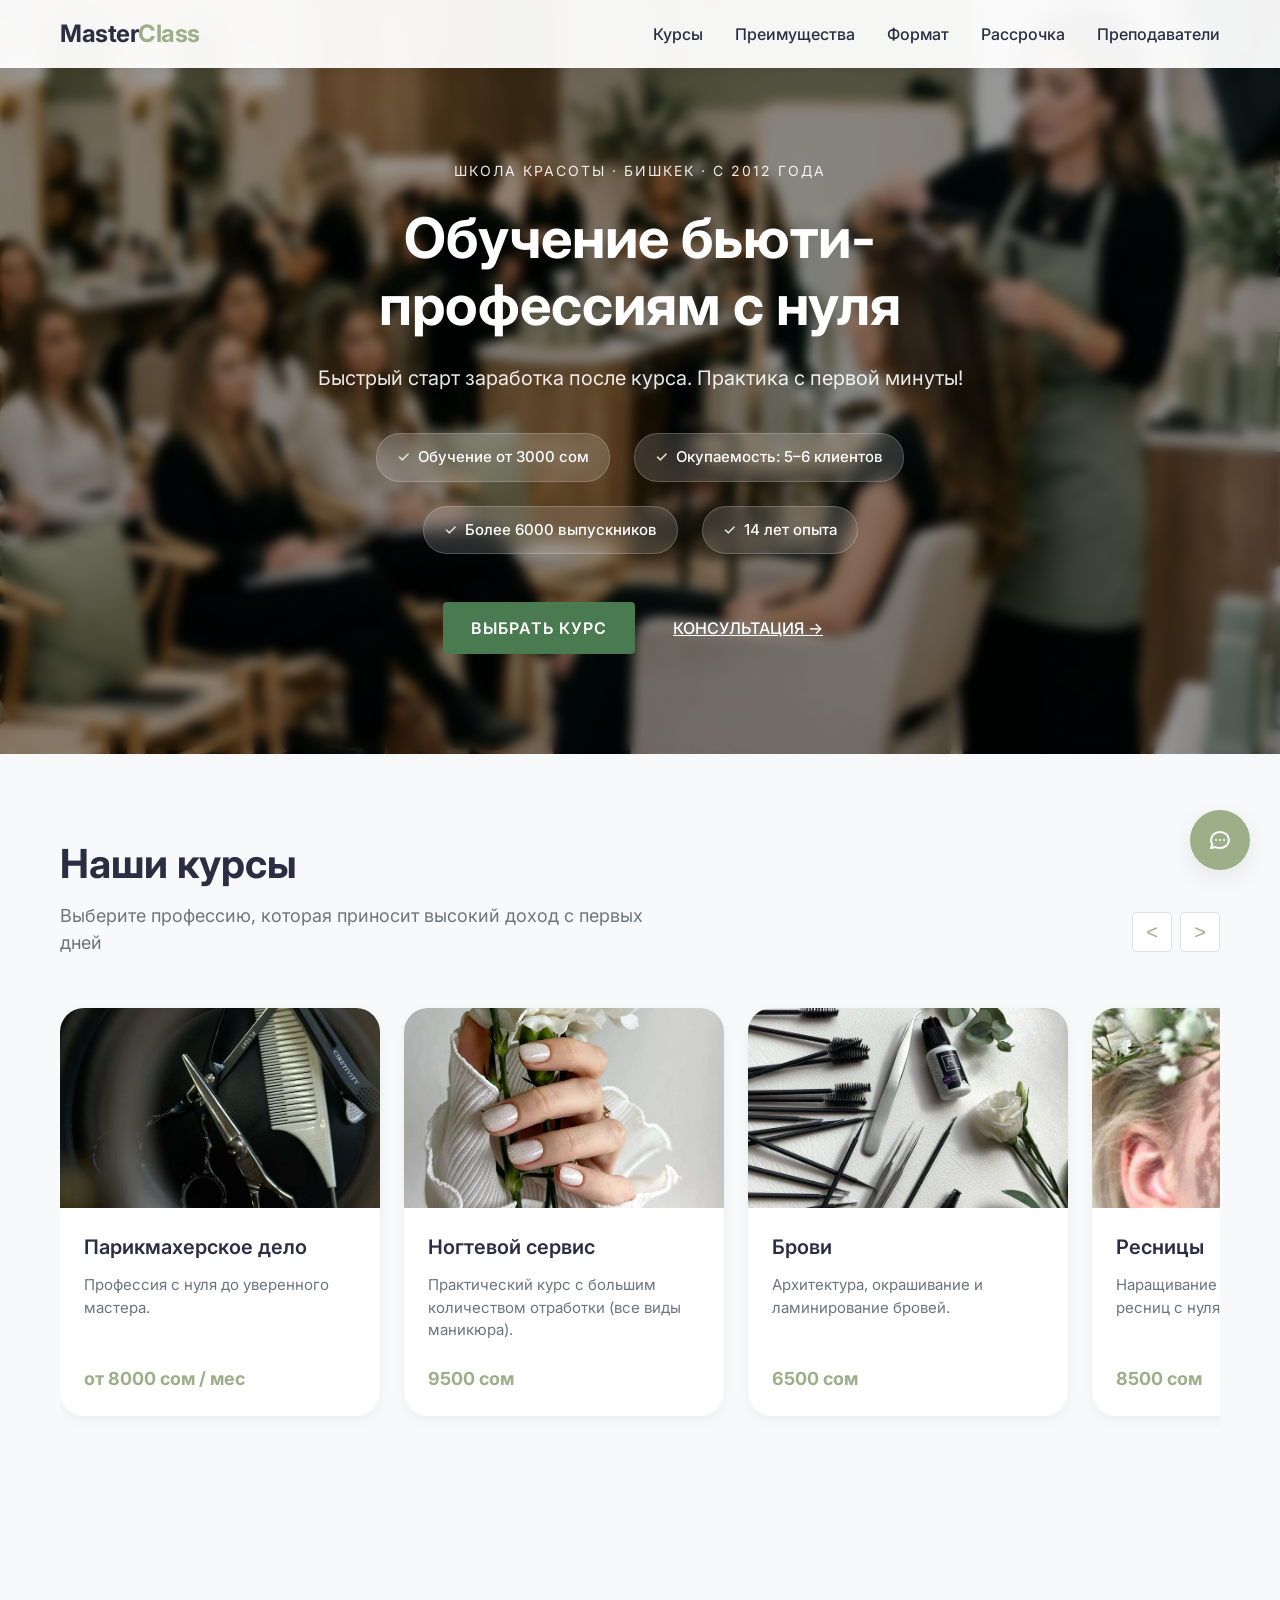
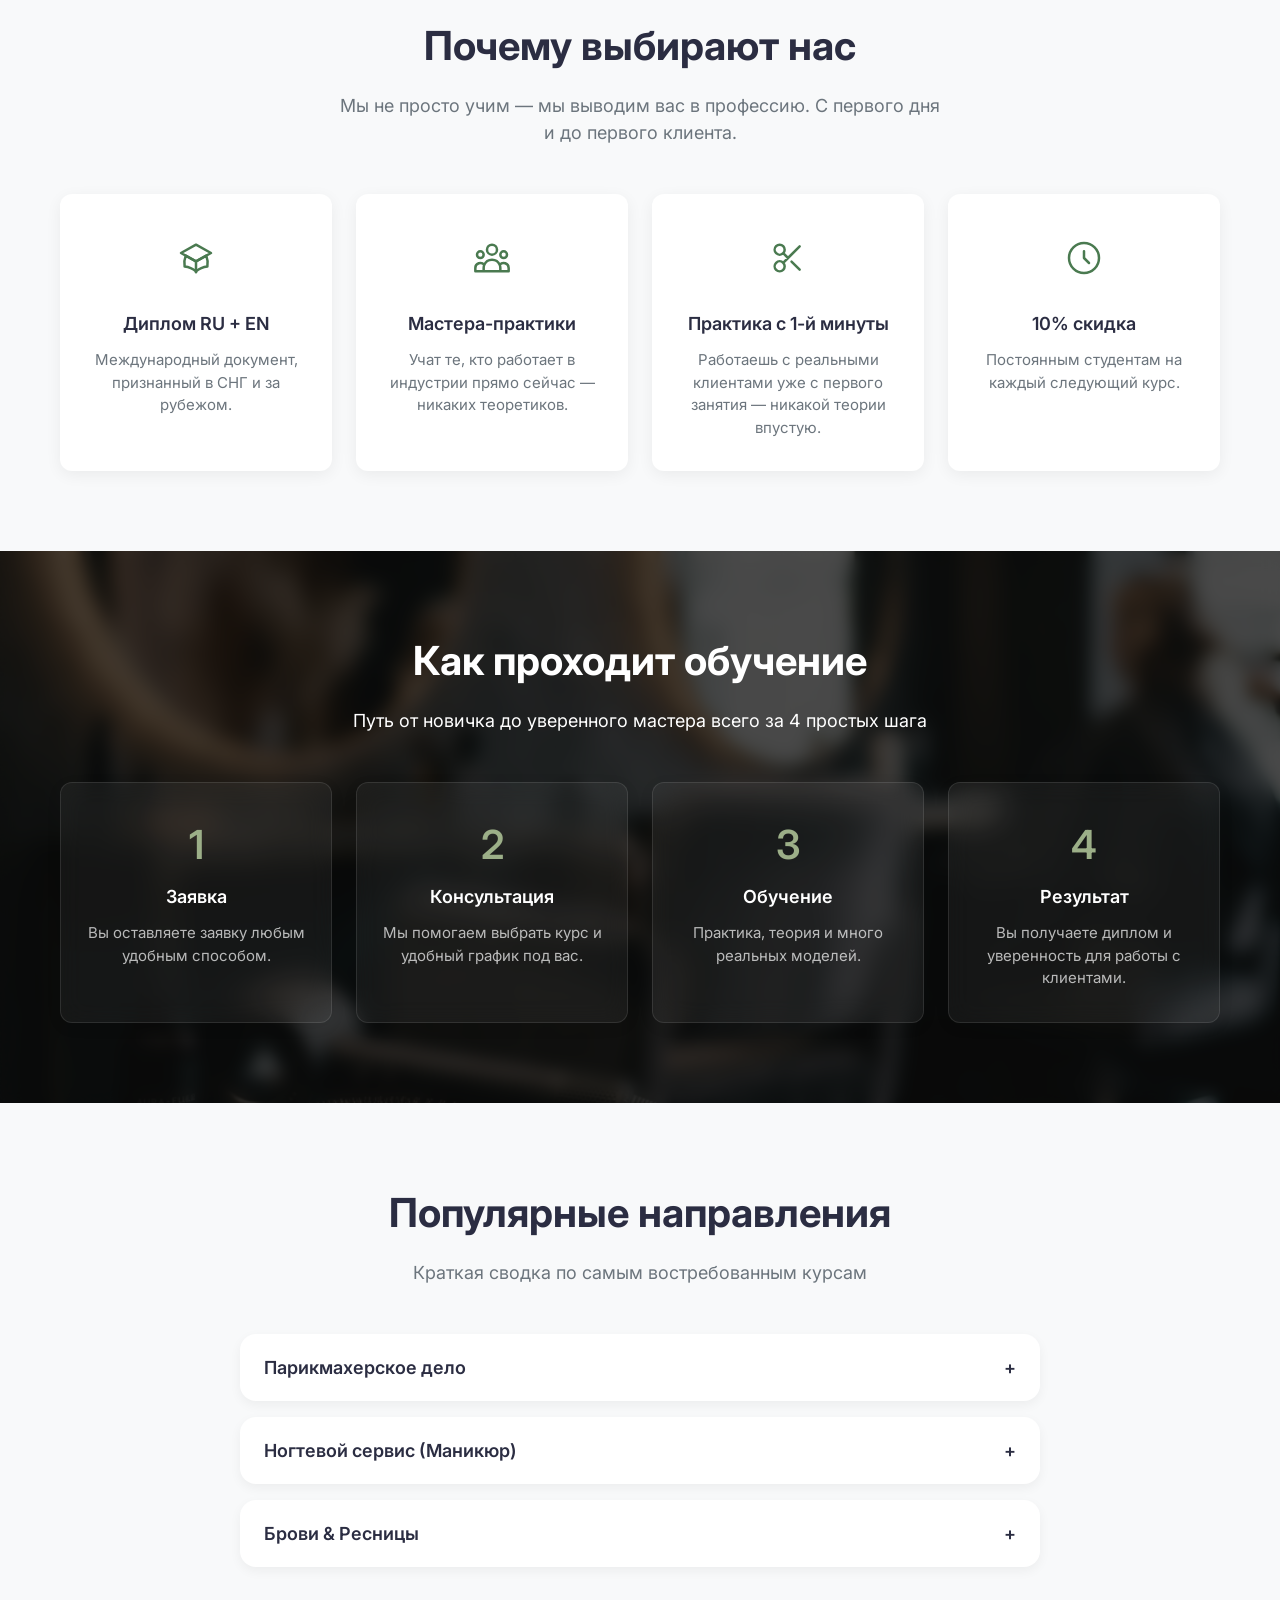
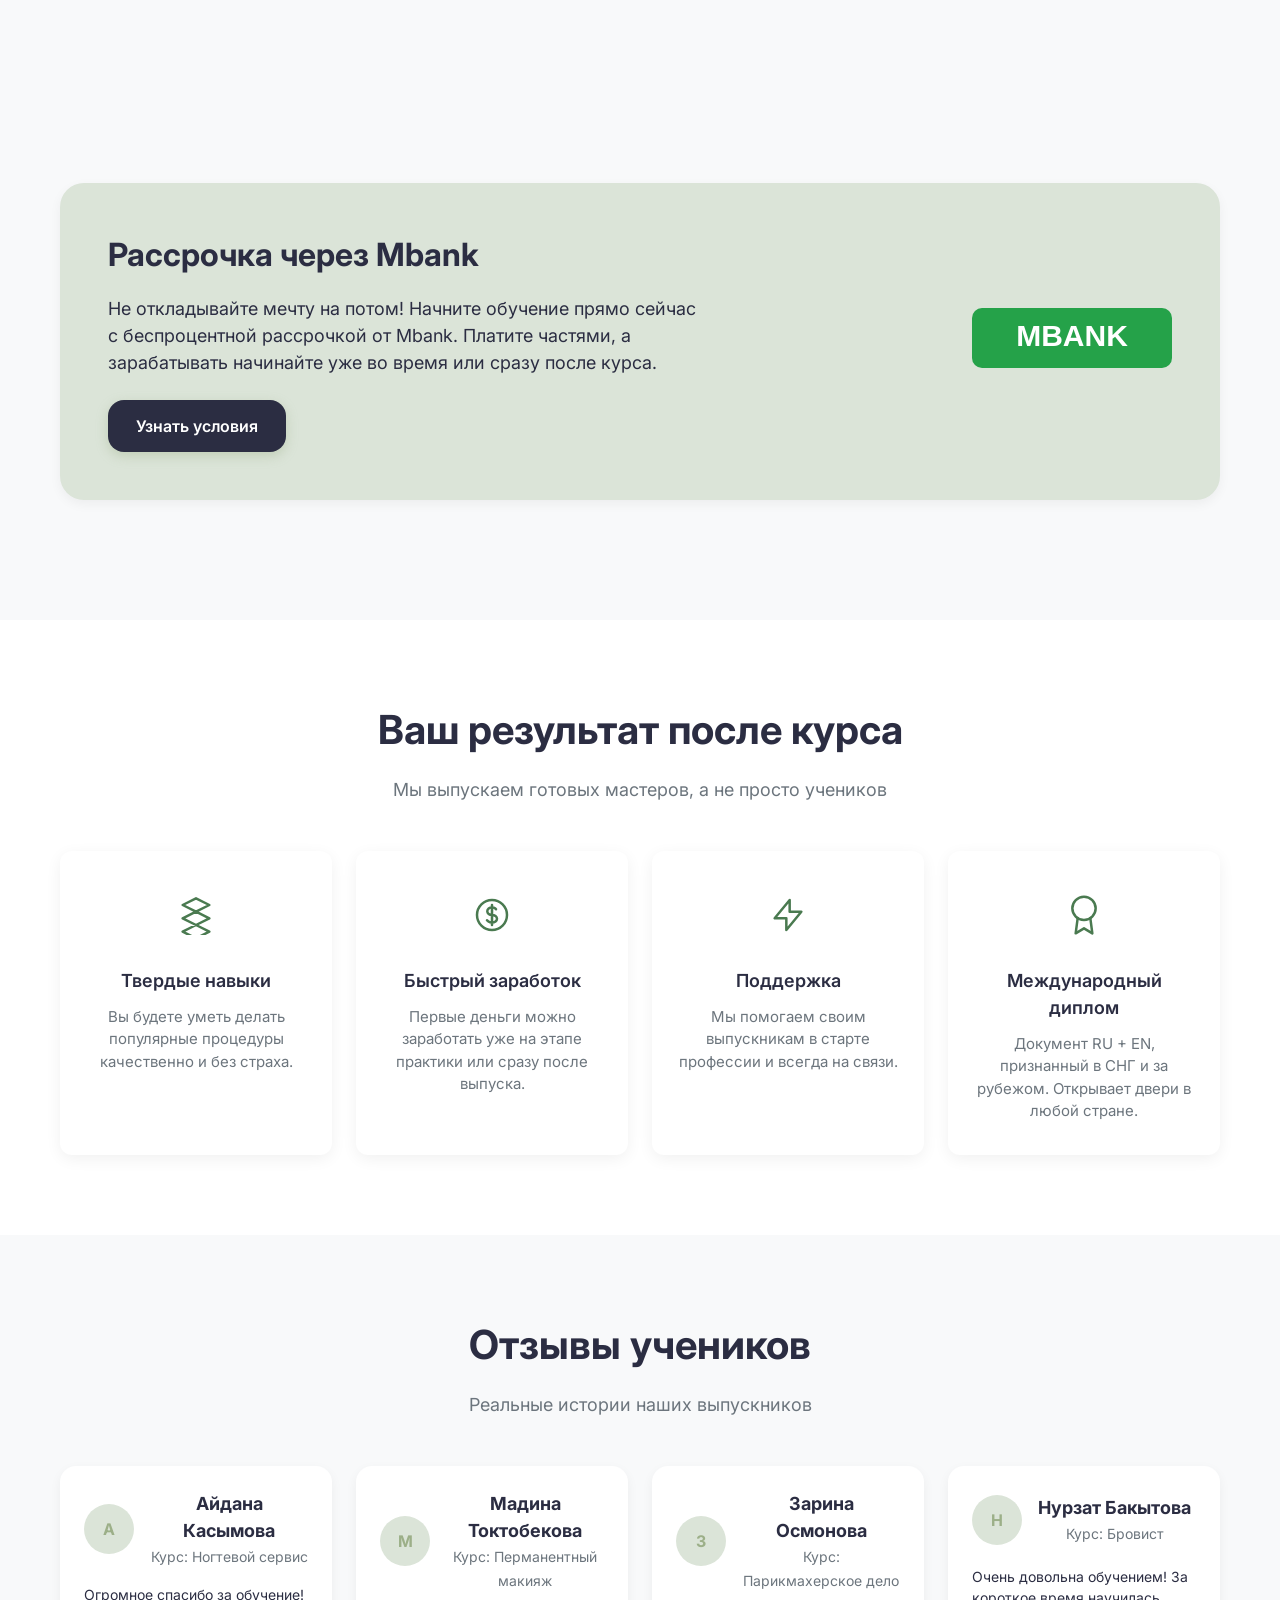
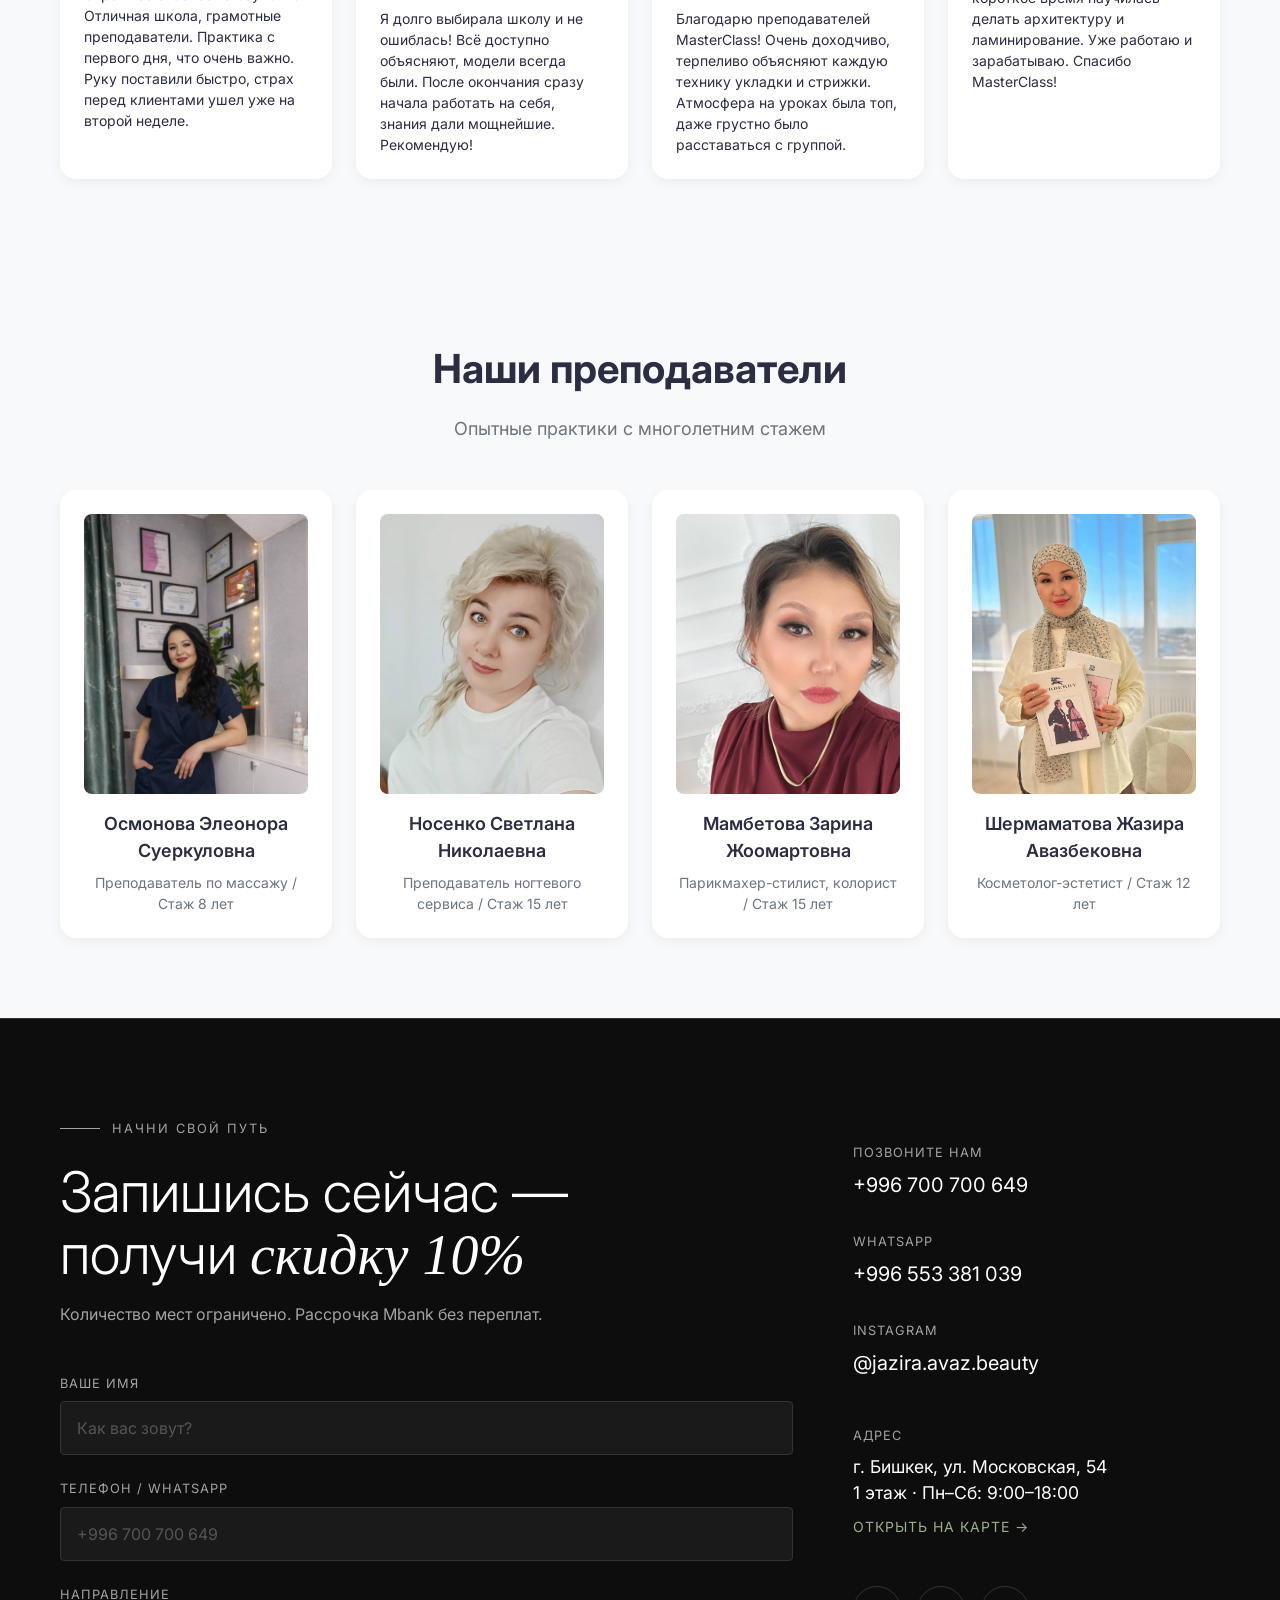
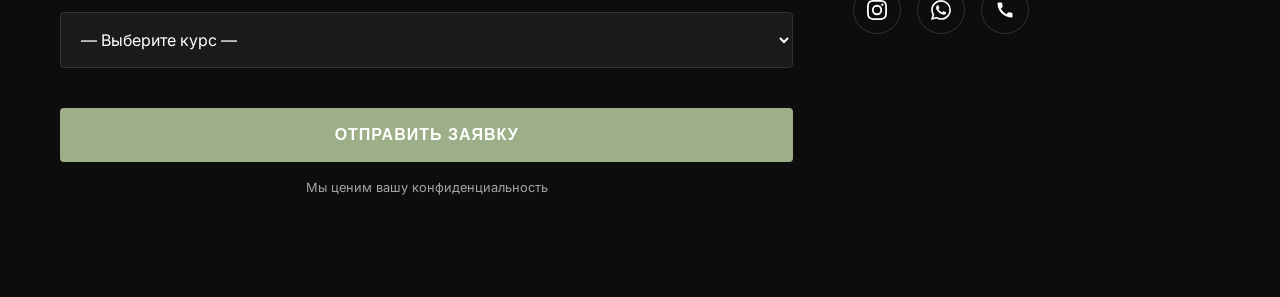
<file: index.html>
﻿<!DOCTYPE html>
<html lang="ru">

<head>
  <meta charset="UTF-8">
  <meta name="viewport" content="width=device-width, initial-scale=1.0">
  <title>Школа бьюти-мастеров MasterClass</title>
  <meta name="description"
    content="Обучение бьюти-профессиям с нуля. Быстрый старт заработка: курсы парикмахера, барбера, маникюра, визажа и многое другое. Практика с первой минуты!">
  <link rel="stylesheet" href="css/style.css">
  <link rel="stylesheet" href="css/responsive.css">
</head>

<body>

  <!-- Floating Action Button -->
  <div class="fab-container">
    <div class="fab-menu">
      <a href="https://wa.me/996553381039?text=Здравствуйте! Я пришел с сайта MasterClass и хочу узнать подробнее о курсах."
        target="_blank" class="fab-item bg-whatsapp" data-tooltip="WhatsApp">
        <svg fill="#fff" width="24" height="24" viewBox="0 0 24 24" xmlns="http://www.w3.org/2000/svg">
          <path
            d="M17.472 14.382c-.297-.149-1.758-.867-2.03-.967-.273-.099-.471-.148-.67.15-.197.297-.767.966-.94 1.164-.173.199-.347.223-.644.075-.297-.15-1.255-.463-2.39-1.475-.883-.788-1.48-1.761-1.653-2.059-.173-.297-.018-.458.13-.606.134-.133.298-.347.446-.52.149-.174.198-.298.298-.497.099-.198.05-.371-.025-.52-.075-.149-.669-1.612-.916-2.207-.242-.579-.487-.5-.669-.51a12.8 12.8 0 0 0-.57-.01c-.198 0-.52.074-.792.372-.272.297-1.04 1.016-1.04 2.479 0 1.462 1.065 2.875 1.213 3.074.149.198 2.096 3.2 5.077 4.487.709.306 1.262.489 1.694.625.712.227 1.36.195 1.871.118.571-.085 1.758-.719 2.006-1.413.248-.694.248-1.289.173-1.413-.074-.124-.272-.198-.57-.347m-5.421 7.403h-.004a9.87 9.87 0 0 1-5.031-1.378l-.361-.214-3.741.982.998-3.648-.235-.374a9.86 9.86 0 0 1-1.51-5.26c.001-5.45 4.436-9.884 9.888-9.884 2.64 0 5.122 1.03 6.988 2.898a9.825 9.825 0 0 1 2.893 6.994c-.003 5.45-4.437 9.884-9.885 9.884m8.413-18.297A11.815 11.815 0 0 0 12.05 0C5.495 0 .16 5.335.157 11.892c0 2.096.547 4.142 1.588 5.945L.057 24l6.305-1.654a11.882 11.882 0 0 0 5.683 1.448h.005c6.554 0 11.89-5.335 11.893-11.893a11.821 11.821 0 0 0-3.48-8.413Z" />
        </svg>
      </a>
      <a href="tel:+996700700649" class="fab-item bg-phone" data-tooltip="Позвонить">
        <svg fill="#fff" width="24" height="24" viewBox="0 0 24 24" xmlns="http://www.w3.org/2000/svg">
          <path
            d="M20.01 15.38c-1.23 0-2.42-.2-3.53-.56a.977.977 0 0 0-1.01.24l-1.57 1.97c-2.83-1.35-5.48-3.9-6.89-6.83l1.95-1.66c.27-.28.35-.67.24-1.02-.37-1.11-.56-2.3-.56-3.53 0-.54-.45-.99-.99-.99H4.19C3.65 3 3 3.24 3 3.99 3 13.28 10.73 21 20.01 21c.71 0 .99-.63.99-1.18v-3.45c0-.54-.45-.99-.99-.99z" />
        </svg>
      </a>
      <a href="https://t.me/+996700700649?text=Здравствуйте! Я пришел с сайта MasterClass и хочу узнать подробнее о курсах."
        target="_blank" class="fab-item bg-telegram" data-tooltip="Telegram">
        <svg fill="#fff" width="24" height="24" viewBox="0 0 24 24" xmlns="http://www.w3.org/2000/svg">
          <path
            d="M11.944 0A12 12 0 0 0 0 12a12 12 0 0 0 12 12 12 12 0 0 0 12-12A12 12 0 0 0 12 0a12 12 0 0 0-.056 0zm4.962 7.224c.1-.002.32-.023.465.14a.506.506 0 0 1 .171.325c.016.093.036.306.02.472-.18 1.898-.962 6.502-1.36 8.627-.168.9-.499 1.201-.82 1.23-.696.065-1.225-.46-1.9-.902-1.056-.693-1.653-1.124-2.678-1.8-1.185-.78-.417-1.21.258-1.91.177-.184 3.247-2.977 3.307-3.23.007-.032.014-.15-.056-.212s-.174-.041-.249-.024c-.106.024-1.793 1.14-5.061 3.345-.48.33-.913.49-1.302.48-.428-.008-1.252-.241-1.865-.44-.752-.245-1.349-.374-1.297-.789.027-.216.325-.437.888-.662 3.498-1.524 5.83-2.529 6.998-3.014 3.332-1.386 4.025-1.627 4.476-1.635z" />
        </svg>
      </a>
      <a href="https://instagram.com/jazira.avaz.beauty" target="_blank" class="fab-item bg-instagram"
        data-tooltip="Instagram">
        <svg fill="#fff" width="24" height="24" viewBox="0 0 24 24" xmlns="http://www.w3.org/2000/svg">
          <path
            d="M12 2.163c3.204 0 3.584.012 4.85.07 3.252.148 4.771 1.691 4.919 4.919.058 1.265.069 1.645.069 4.849 0 3.205-.012 3.584-.069 4.849-.149 3.225-1.664 4.771-4.919 4.919-1.266.058-1.644.07-4.85.07-3.204 0-3.584-.012-4.849-.07-3.26-.149-4.771-1.699-4.919-4.92-.058-1.265-.07-1.644-.07-4.849 0-3.204.013-3.583.07-4.849.149-3.227 1.664-4.771 4.919-4.919 1.266-.057 1.645-.069 4.849-.069zM12 0C8.741 0 8.333.014 7.053.072 2.695.272.273 2.69.073 7.052.014 8.333 0 8.741 0 12c0 3.259.014 3.668.072 4.948.2 4.358 2.618 6.78 6.98 6.98C8.333 23.986 8.741 24 12 24c3.259 0 3.668-.014 4.948-.072 4.354-.2 6.782-2.618 6.979-6.98.059-1.28.073-1.689.073-4.948 0-3.259-.014-3.667-.072-4.947-.196-4.354-2.617-6.78-6.979-6.98C15.668.014 15.259 0 12 0zm0 5.838a6.162 6.162 0 1 0 0 12.324 6.162 6.162 0 0 0 0-12.324zM12 16a4 4 0 1 1 0-8 4 4 0 0 1 0 8zm6.406-11.845a1.44 1.44 0 1 0 0 2.881 1.44 1.44 0 0 0 0-2.881z" />
        </svg>
      </a>
    </div>
    <button class="fab-button">
      <svg width="24" height="24" fill="none" stroke="currentColor" stroke-width="2" viewBox="0 0 24 24">
        <path stroke-linecap="round" stroke-linejoin="round"
          d="M8 12h.01M12 12h.01M16 12h.01M21 12c0 4.418-4.03 8-9 8a9.863 9.863 0 01-4.255-.949L3 20l1.395-3.72C3.512 15.042 3 13.574 3 12c0-4.418 4.03-8 9-8s9 3.582 9 8z">
        </path>
      </svg>
    </button>
  </div>

  <!-- Header -->
  <header class="header">
    <div class="container">
      <a href="#" class="logo">Master<span>Class</span></a>
      <nav class="nav-menu">
        <a href="#courses" class="nav-link">Курсы</a>
        <a href="#benefits" class="nav-link">Преимущества</a>
        <a href="#format" class="nav-link">Формат</a>
        <a href="#mbank" class="nav-link">Рассрочка</a>
        <a href="#teachers" class="nav-link">Преподаватели</a>
      </nav>
      <button class="mobile-menu-btn">☰</button>
    </div>
  </header>

  <!-- Hero Section -->
  <section class="hero hero-bg text-center">
    <div class="container hero-content">
      <span class="hero-top-text">Школа красоты · Бишкек · с 2012 года</span>
      <h1 class="hero-title">Обучение бьюти-профессиям с нуля</h1>
      <p class="hero-subtitle">Быстрый старт заработка после курса. Практика с первой минуты!</p>

      <div class="hero-utp">
        <div class="utp-item">
          <span class="utp-icon">✓</span> Обучение от 3000 сом
        </div>
        <div class="utp-item">
          <span class="utp-icon">✓</span> Окупаемость: 5–6 клиентов
        </div>
        <div class="utp-item">
          <span class="utp-icon">✓</span> Более 6000 выпускников
        </div>
        <div class="utp-item">
          <span class="utp-icon">✓</span> 14 лет опыта
        </div>
      </div>

      <div class="hero-actions">
        <a href="#courses"
          style="background-color: #4a7a50; border-radius: 4px; color: white; text-transform: uppercase; letter-spacing: 1px; border: none; padding: 14px 28px;"
          class="btn">Выбрать курс</a>
        <a href="https://wa.me/996553381039?text=%D0%97%D0%B4%D1%80%D0%B0%D0%B2%D1%81%D1%82%D0%B2%D1%83%D0%B9%D1%82%D0%B5!%20%D0%AF%20%D0%BF%D0%B5%D1%80%D0%B5%D1%88%D1%91%D0%BB%20%D1%81%20%D1%81%D0%B0%D0%B9%D1%82%D0%B0%20MasterClass%20%D0%B8%20%D1%85%D0%BE%D1%87%D1%83%20%D1%83%D0%B7%D0%BD%D0%B0%D1%82%D1%8C%20%D0%BF%D0%BE%D0%B4%D1%80%D0%BE%D0%B1%D0%BD%D0%B5%D0%B5%20%D0%BE%20%D0%BA%D1%83%D1%80%D1%81%D0%B0%D1%85."
          target="_blank"
          style="text-decoration: underline; background: transparent; border: none; color: var(--c-white); padding: 14px; font-weight: 500; font-size: 1rem; cursor: pointer;">КОНСУЛЬТАЦИЯ
          →</a>
      </div>
    </div>
  </section>

  <!-- Courses Carousel -->
  <section id="courses" class="section">
    <div class="container">
      <div class="section-header-flex"
        style="display: flex; flex-wrap: wrap; justify-content: space-between; align-items: flex-end; margin-bottom: 32px; gap: 16px;">
        <div style="flex: 1 1 auto; text-align: left;">
          <h2 class="section-title" style="margin-bottom: 8px; text-align: left;">Наши курсы</h2>
          <p class="section-subtitle" style="margin-bottom: 0; text-align: left; margin-inline: 0;">Выберите профессию,
            которая приносит высокий доход с первых дней</p>
        </div>
        <div class="carousel-arrows-container" style="display: flex; gap: 8px; flex-shrink: 0; padding-bottom: 4px;">
          <button id="prevBtn" class="carousel-prev" aria-label="Предыдущие курсы"
            style="width:40px; height:40px; background:#fff; border:1px solid #e0e0e0; border-radius:4px; font-size:20px; color:var(--c-sage); cursor:pointer; display:flex; align-items:center; justify-content:center; transition: background 0.3s;"
            onmouseover="this.style.background='#f0f0f0'" onmouseout="this.style.background='#fff'">&lt;</button>
          <button id="nextBtn" class="carousel-next" aria-label="Следующие курсы"
            style="width:40px; height:40px; background:#fff; border:1px solid #e0e0e0; border-radius:4px; font-size:20px; color:var(--c-sage); cursor:pointer; display:flex; align-items:center; justify-content:center; transition: background 0.3s;"
            onmouseover="this.style.background='#f0f0f0'" onmouseout="this.style.background='#fff'">&gt;</button>
        </div>
      </div>

      <div class="courses-carousel-wrap" style="position: relative;">
        <div class="courses-carousel" id="coursesCarousel" style="overflow-x: auto;">

          <!-- Card 1 -->
          <div class="course-card">
            <div class="course-img-wrap" onclick="window.location.href='courses/hair.html'" style="cursor:pointer;">
              <img src="img/Без_названия.jpg" alt="Парикмахер-универсал" class="course-img">
            </div>
            <div class="course-content">
              <h3 class="course-title" onclick="window.location.href='courses/hair.html'" style="cursor:pointer;">
                Парикмахерское дело</h3>
              <p class="card-desc mb-2">Профессия с нуля до уверенного мастера.</p>
              <div class="course-price" style="margin-bottom: 0;">от 8000 сом / мес</div>
            </div>
          </div>

          <!-- Card 2 -->
          <div class="course-card">
            <div class="course-img-wrap" onclick="window.location.href='courses/nails.html'" style="cursor:pointer;">
              <img src="img/ногти_новое_2.jpg" alt="Ногтевой сервис" class="course-img">
            </div>
            <div class="course-content">
              <h3 class="course-title" onclick="window.location.href='courses/nails.html'" style="cursor:pointer;">
                Ногтевой сервис</h3>
              <p class="card-desc mb-2">Практический курс с большим количеством отработки (все виды маникюра).</p>
              <div class="course-price" style="margin-bottom: 0;">9500 сом</div>
            </div>
          </div>

          <!-- Card 3 -->
          <div class="course-card">
            <div class="course-img-wrap" onclick="window.location.href='courses/brows.html'" style="cursor:pointer;">
              <img src="img/брови_новое.jpg" alt="Брови" class="course-img">
            </div>
            <div class="course-content">
              <h3 class="course-title" onclick="window.location.href='courses/brows.html'" style="cursor:pointer;">Брови
              </h3>
              <p class="card-desc mb-2">Архитектура, окрашивание и ламинирование бровей.</p>
              <div class="course-price" style="margin-bottom: 0;">6500 сом</div>
            </div>
          </div>

          <!-- Card 4 -->
          <div class="course-card">
            <div class="course-img-wrap" onclick="window.location.href='courses/lashes.html'" style="cursor:pointer;">
              <img src="img/ресницы_новое_2.jpg" alt="Ресницы" class="course-img">
            </div>
            <div class="course-content">
              <h3 class="course-title" onclick="window.location.href='courses/lashes.html'" style="cursor:pointer;">
                Ресницы</h3>
              <p class="card-desc mb-2">Наращивание и ламинирование ресниц с нуля.</p>
              <div class="course-price" style="margin-bottom: 0;">8500 сом</div>
            </div>
          </div>

          <!-- Card 5 -->
          <div class="course-card">
            <div class="course-img-wrap" onclick="window.location.href='courses/pmu.html'" style="cursor:pointer;">
              <img src="img/перманент_новое.jpg" alt="Перманентный макияж" class="course-img">
            </div>
            <div class="course-content">
              <h3 class="course-title" onclick="window.location.href='courses/pmu.html'" style="cursor:pointer;">
                Перманентный макияж</h3>
              <p class="card-desc mb-2">Освой одну из самых прибыльных профессий в бьюти.</p>
              <div class="course-price" style="margin-bottom: 0;">25 000 сом</div>
            </div>
          </div>

          <!-- Card 6 -->
          <div class="course-card" style="pointer-events: none; cursor: default;">
            <div class="course-img-wrap">
              <img src="img/визаж_новое.jpg" alt="Курс визажиста" class="course-img">
            </div>
            <div class="course-content">
              <h3 class="course-title">Курс визажиста</h3>
              <p class="card-desc mb-2">Развитие художественного таланта. Трендовые техники макияжа от нюд до смоки.</p>
              <div class="course-price" style="margin-bottom: 0;">20 000 сом</div>
            </div>
          </div>

          <!-- Card 7 -->
          <div class="course-card" style="pointer-events: none; cursor: default;">
            <div class="course-img-wrap">
              <img src="img/Кисти_для_макияжа.jpg" alt="Макияж для себя" class="course-img">
            </div>
            <div class="course-content">
              <h3 class="course-title">Макияж для себя</h3>
              <p class="card-desc mb-2">Дневной и вечерний макияж, подбор тона, контурирование лица.</p>
              <div class="course-price" style="margin-bottom: 0;">7 000 сом</div>
            </div>
          </div>

          <!-- Card 8 -->
          <div class="course-card" style="pointer-events: none; cursor: default;">
            <div class="course-img-wrap">
              <img src="img/The_Dream_Skin_Clinic.jpg" alt="Косметолог-эстетист" class="course-img">
            </div>
            <div class="course-content">
              <h3 class="course-title">Косметолог-эстетист</h3>
              <p class="card-desc mb-2">Уходы, чистки, пилинги, аппаратная косметология. 3 вида массажа лица.</p>
              <div class="course-price" style="margin-bottom: 0;">25 000 сом</div>
            </div>
          </div>

          <!-- Card 9 -->
          <div class="course-card" style="pointer-events: none; cursor: default;">
            <div class="course-img-wrap">
              <img src="img/_депиляция__эстетика__шугаринг__гладкость_.jpg" alt="Шугаринг и восковая эпиляция"
                class="course-img">
            </div>
            <div class="course-content">
              <h3 class="course-title">Шугаринг и восковая эпиляция</h3>
              <p class="card-desc mb-2">Все зоны эпиляции. Материалы предоставляет школа.</p>
              <div class="course-price" style="margin-bottom: 0;">5 500 сом</div>
            </div>
          </div>

          <!-- Card 10 -->
          <div class="course-card" style="pointer-events: none; cursor: default;">
            <div class="course-img-wrap">
              <img src="img/массаж_новое.jpg" alt="Курсы массажа" class="course-img">
            </div>
            <div class="course-content">
              <h3 class="course-title">Курсы массажа</h3>
              <p class="card-desc mb-2">Классический, лечебный, антицеллюлитный, релакс и медовый массаж.</p>
              <div class="course-price" style="margin-bottom: 0;">15 000 сом</div>
            </div>
          </div>

        </div>
      </div>

    </div>
  </section>

  <!-- Benefits Section -->
  <section id="benefits" class="section">
    <div class="container">
      <h2 class="section-title">Почему выбирают нас</h2>
      <p class="section-subtitle">Мы не просто учим — мы выводим вас в профессию. С первого дня и до первого клиента.
      </p>

      <div class="grid-cards">
        <div class="benefit-card">
          <div class="icon-wrap">
            <svg viewBox="0 0 24 24">
              <path stroke-linecap="round" stroke-linejoin="round" d="M12 14l9-5-9-5-9 5 9 5z" />
              <path stroke-linecap="round" stroke-linejoin="round"
                d="M12 14l6.16-3.422a12.083 12.083 0 01.665 6.479A11.952 11.952 0 0012 20.055a11.952 11.952 0 00-6.824-2.998 12.078 12.078 0 01.665-6.479L12 14z" />
              <path stroke-linecap="round" stroke-linejoin="round" d="M12 14v6.5" />
            </svg>
          </div>
          <h3 class="card-title">Диплом RU + EN</h3>
          <p class="card-desc">Международный документ, признанный в СНГ и за рубежом.</p>
        </div>
        <div class="benefit-card">
          <div class="icon-wrap">
            <svg viewBox="0 0 24 24">
              <path stroke-linecap="round" stroke-linejoin="round"
                d="M17 20h5v-2a3 3 0 00-5.356-1.857M17 20H7m10 0v-2c0-.656-.126-1.283-.356-1.857M7 20H2v-2a3 3 0 015.356-1.857M7 20v-2c0-.656.126-1.283.356-1.857m0 0a5.002 5.002 0 019.288 0M15 7a3 3 0 11-6 0 3 3 0 016 0zm6 3a2 2 0 11-4 0 2 2 0 014 0zM7 10a2 2 0 11-4 0 2 2 0 014 0z" />
            </svg>
          </div>
          <h3 class="card-title">Мастера-практики</h3>
          <p class="card-desc">Учат те, кто работает в индустрии прямо сейчас — никаких теоретиков.</p>
        </div>
        <div class="benefit-card">
          <div class="icon-wrap">
            <svg viewBox="0 0 24 24">
              <path stroke-linecap="round" stroke-linejoin="round"
                d="M14.121 14.121L19 19m-7-7l7-7m-7 7l-2.879 2.879M12 12L9.121 9.121m0 5.758a3 3 0 10-4.243 4.243 3 3 0 004.243-4.243zm0-5.758a3 3 0 10-4.243-4.243 3 3 0 004.243 4.243z" />
            </svg>
          </div>
          <h3 class="card-title">Практика с 1-й минуты</h3>
          <p class="card-desc">Работаешь с реальными клиентами уже с первого занятия — никакой теории впустую.</p>
        </div>
        <div class="benefit-card">
          <div class="icon-wrap">
            <svg viewBox="0 0 24 24">
              <path stroke-linecap="round" stroke-linejoin="round" d="M12 8v4l3 3m6-3a9 9 0 11-18 0 9 9 0 0118 0z" />
            </svg>
          </div>
          <h3 class="card-title">10% скидка</h3>
          <p class="card-desc">Постоянным студентам на каждый следующий курс.</p>
        </div>
      </div>
    </div>
  </section>

  <!-- Format / Steps Section -->
  <section id="format" class="section format-bg">
    <div class="container">
      <h2 class="section-title">Как проходит обучение</h2>
      <p class="section-subtitle">Путь от новичка до уверенного мастера всего за 4 простых шага</p>

      <div class="grid-cards">
        <div class="step-card glass-card">
          <h3 class="card-title" style="color: var(--c-sage); font-size: 2.5rem; margin-bottom: 8px;">1</h3>
          <h4 class="card-title">Заявка</h4>
          <p class="card-desc">Вы оставляете заявку любым удобным способом.</p>
        </div>
        <div class="step-card glass-card">
          <h3 class="card-title" style="color: var(--c-sage); font-size: 2.5rem; margin-bottom: 8px;">2</h3>
          <h4 class="card-title">Консультация</h4>
          <p class="card-desc">Мы помогаем выбрать курс и удобный график под вас.</p>
        </div>
        <div class="step-card glass-card">
          <h3 class="card-title" style="color: var(--c-sage); font-size: 2.5rem; margin-bottom: 8px;">3</h3>
          <h4 class="card-title">Обучение</h4>
          <p class="card-desc">Практика, теория и много реальных моделей.</p>
        </div>
        <div class="step-card glass-card">
          <h3 class="card-title" style="color: var(--c-sage); font-size: 2.5rem; margin-bottom: 8px;">4</h3>
          <h4 class="card-title">Результат</h4>
          <p class="card-desc">Вы получаете диплом и уверенность для работы с клиентами.</p>
        </div>
      </div>
    </div>
  </section>

  <!-- Popular Courses Accordion -->
  <section class="section">
    <div class="container">
      <h2 class="section-title">Популярные направления</h2>
      <p class="section-subtitle">Краткая сводка по самым востребованным курсам</p>

      <div class="accordion">
        <div class="accordion-item">
          <div class="accordion-header">
            Парикмахерское дело
            <span class="accordion-icon">+</span>
          </div>
          <div class="accordion-content">
            <div class="accordion-inner">
              <p class="mb-1"><strong>Формат:</strong> 4-6 месяцев обучения.</p>
              <p class="mb-1"><strong>Стоимость:</strong> от 8000 сом / месяц.</p>
              <p>Женские и мужские стрижки, укладки любой сложности, уход и психология общения с клиентом.</p>
            </div>
          </div>
        </div>

        <div class="accordion-item">
          <div class="accordion-header">
            Ногтевой сервис (Маникюр)
            <span class="accordion-icon">+</span>
          </div>
          <div class="accordion-content">
            <div class="accordion-inner">
              <p class="mb-1"><strong>Формат:</strong> 12 занятий по 4-6 часов.</p>
              <p class="mb-1"><strong>Стоимость:</strong> 9500 сом.</p>
              <p>В курс входит все виды маникюра, наращивания и дизайна. Стерилизация, психология работы с клиентом и
                ведение Instagram.</p>
            </div>
          </div>
        </div>

        <div class="accordion-item">
          <div class="accordion-header">
            Брови & Ресницы
            <span class="accordion-icon">+</span>
          </div>
          <div class="accordion-content">
            <div class="accordion-inner">
              <p class="mb-1"><strong>Формат:</strong> 5-10 дней интенсивной работы.</p>
              <p class="mb-1"><strong>Стоимость:</strong> от 6500 сом.</p>
              <p>Архитектура, окрашивание, ламинирование бровей и ресниц. Наращивание (классика и объемы).</p>
            </div>
          </div>
        </div>

      </div>
    </div>
  </section>

  <!-- Mbank Installment -->
  <section id="mbank" class="section">
    <div class="container">
      <div class="mbank-block">
        <div class="mbank-content">
          <h2 class="mbank-title">Рассрочка через Mbank</h2>
          <p class="mbank-desc">Не откладывайте мечту на потом! Начните обучение прямо сейчас с беспроцентной рассрочкой
            от Mbank. Платите частями, а зарабатывать начинайте уже во время или сразу после курса.</p>
          <a href="https://wa.me/996553381039?text=%D0%A5%D0%BE%D1%87%D1%83%20%D1%83%D0%B7%D0%BD%D0%B0%D1%82%D1%8C%20%D0%BF%D1%80%D0%BE%20%D1%80%D0%B0%D1%81%D1%81%D1%80%D0%BE%D1%87%D0%BA%D1%83"
            target="_blank" class="btn btn-primary" style="background-color: var(--c-dark-text);">Узнать условия</a>
        </div>
        <div>
          <!-- Mbank Logo Placeholder (or just stylized text/card) -->
          <svg width="200" height="auto" viewBox="0 0 400 120" xmlns="http://www.w3.org/2000/svg">
            <rect width="400" height="120" rx="20" fill="#25A249" />
            <text x="200" y="75" fill="#fff" font-family="Arial, sans-serif" font-weight="bold" font-size="60"
              text-anchor="middle">MBANK</text>
          </svg>
        </div>
      </div>
    </div>
  </section>

  <!-- Results Section -->
  <section class="section" style="background: var(--c-white);">
    <div class="container">
      <h2 class="section-title">Ваш результат после курса</h2>
      <p class="section-subtitle">Мы выпускаем готовых мастеров, а не просто учеников</p>

      <div class="grid-cards">
        <div class="benefit-card">
          <div class="icon-wrap">
            <svg viewBox="0 0 24 24">
              <path stroke-linecap="round" stroke-linejoin="round"
                d="M12 2l8 4-8 4-8-4 8-4zm0 8l8 4-8 4-8-4 8-4zm0 8l8 4-8 4-8-4 8-4z" />
            </svg>
          </div>
          <h3 class="card-title">Твердые навыки</h3>
          <p class="card-desc">Вы будете уметь делать популярные процедуры качественно и без страха.</p>
        </div>
        <div class="benefit-card">
          <div class="icon-wrap">
            <svg viewBox="0 0 24 24">
              <path stroke-linecap="round" stroke-linejoin="round"
                d="M12 6v12m-3-2.818l.879.659c1.171.879 3.07.879 4.242 0 1.172-.879 1.172-2.303 0-3.182C13.536 12.219 12.768 12 12 12c-.725 0-1.45-.22-2.003-.659-1.106-.879-1.106-2.303 0-3.182s2.9-.879 4.006 0l.415.33M21 12a9 9 0 11-18 0 9 9 0 0118 0z" />
            </svg>
          </div>
          <h3 class="card-title">Быстрый заработок</h3>
          <p class="card-desc">Первые деньги можно заработать уже на этапе практики или сразу после выпуска.</p>
        </div>
        <div class="benefit-card">
          <div class="icon-wrap">
            <svg viewBox="0 0 24 24">
              <path stroke-linecap="round" stroke-linejoin="round" d="M13 10V3L4 14h7v7l9-11h-7z" />
            </svg>
          </div>
          <h3 class="card-title">Поддержка</h3>
          <p class="card-desc">Мы помогаем своим выпускникам в старте профессии и всегда на связи.</p>
        </div>
        <div class="benefit-card">
          <div class="icon-wrap">
            <svg viewBox="0 0 24 24" fill="none" stroke="currentColor" stroke-width="1.5" stroke-linecap="round"
              stroke-linejoin="round">
              <circle cx="12" cy="8" r="7"></circle>
              <polyline points="8.21 13.89 7 23 12 20 17 23 15.79 13.88"></polyline>
            </svg>
          </div>
          <h3 class="card-title">Международный диплом</h3>
          <p class="card-desc">Документ RU + EN, признанный в СНГ и за рубежом. Открывает двери в любой стране.</p>
        </div>
      </div>
    </div>
  </section>

  <!-- Reviews Section -->
  <section class="section" style="background: var(--c-light-gray);">
    <div class="container">
      <h2 class="section-title">Отзывы учеников</h2>
      <p class="section-subtitle">Реальные истории наших выпускников</p>

      <div class="grid-cards" style="align-items: stretch;">
        <div class="review-card"
          style="background: var(--c-white); padding: 24px; border-radius: var(--radius-md); box-shadow: var(--shadow-sm); height: 100%; display: flex; flex-direction: column; justify-content: flex-start;">
          <div style="display:flex; align-items:center; gap: 16px; margin-bottom: 16px; min-height: 60px;">
            <div
              style="width: 50px; height: 50px; flex-shrink: 0; border-radius: 50%; background: var(--c-sage-light); display:flex; align-items:center; justify-content:center; font-weight:bold; color:var(--c-sage);">
              А</div>
            <div>
              <h4 style="margin:0; font-size:1.125rem;">Айдана Касымова</h4>
              <span style="font-size:0.875rem; color:var(--c-gray-text);">Курс: Ногтевой сервис</span>
            </div>
          </div>
          <p style="color:var(--c-dark-text); font-size:14px; line-height:1.5; text-align:left;">Огромное спасибо за
            обучение! Отличная
            школа, грамотные преподаватели. Практика с первого дня, что очень важно. Руку поставили быстро, страх перед
            клиентами ушел уже на второй неделе.</p>
        </div>

        <div class="review-card"
          style="background: var(--c-white); padding: 24px; border-radius: var(--radius-md); box-shadow: var(--shadow-sm); height: 100%; display: flex; flex-direction: column; justify-content: flex-start;">
          <div style="display:flex; align-items:center; gap: 16px; margin-bottom: 16px; min-height: 60px;">
            <div
              style="width: 50px; height: 50px; flex-shrink: 0; border-radius: 50%; background: var(--c-sage-light); display:flex; align-items:center; justify-content:center; font-weight:bold; color:var(--c-sage);">
              М</div>
            <div>
              <h4 style="margin:0; font-size:1.125rem;">Мадина Токтобекова</h4>
              <span style="font-size:0.875rem; color:var(--c-gray-text);">Курс: Перманентный макияж</span>
            </div>
          </div>
          <p style="color:var(--c-dark-text); font-size:14px; line-height:1.5; text-align:left;">Я долго выбирала
            школу и не ошиблась!
            Всё доступно объясняют, модели всегда были. После окончания сразу начала работать на себя, знания дали
            мощнейшие. Рекомендую!</p>
        </div>

        <div class="review-card"
          style="background: var(--c-white); padding: 24px; border-radius: var(--radius-md); box-shadow: var(--shadow-sm); height: 100%; display: flex; flex-direction: column; justify-content: flex-start;">
          <div style="display:flex; align-items:center; gap: 16px; margin-bottom: 16px; min-height: 60px;">
            <div
              style="width: 50px; height: 50px; flex-shrink: 0; border-radius: 50%; background: var(--c-sage-light); display:flex; align-items:center; justify-content:center; font-weight:bold; color:var(--c-sage);">
              З</div>
            <div>
              <h4 style="margin:0; font-size:1.125rem;">Зарина Осмонова</h4>
              <span style="font-size:0.875rem; color:var(--c-gray-text);">Курс: Парикмахерское дело</span>
            </div>
          </div>
          <p style="color:var(--c-dark-text); font-size:14px; line-height:1.5; text-align:left;">Благодарю
            преподавателей MasterClass!
            Очень доходчиво, терпеливо объясняют каждую технику укладки и стрижки. Атмосфера на уроках была топ, даже
            грустно было расставаться с группой.</p>
        </div>

        <div class="review-card"
          style="background: var(--c-white); padding: 24px; border-radius: var(--radius-md); box-shadow: var(--shadow-sm); height: 100%; display: flex; flex-direction: column; justify-content: flex-start;">
          <div style="display:flex; align-items:center; gap: 16px; margin-bottom: 16px; min-height: 60px;">
            <div
              style="width: 50px; height: 50px; flex-shrink: 0; border-radius: 50%; background: var(--c-sage-light); display:flex; align-items:center; justify-content:center; font-weight:bold; color:var(--c-sage);">
              Н</div>
            <div>
              <h4 style="margin:0; font-size:1.125rem;">Нурзат Бакытова</h4>
              <span style="font-size:0.875rem; color:var(--c-gray-text);">Курс: Бровист</span>
            </div>
          </div>
          <p style="color:var(--c-dark-text); font-size:14px; line-height:1.5; text-align:left;">Очень довольна
            обучением! За короткое время научилась делать архитектуру и ламинирование. Уже работаю и зарабатываю.
            Спасибо MasterClass!</p>
        </div>
      </div>
    </div>
  </section>


  <!-- Teachers Section Placeholder -->
  <section id="teachers" class="section">
    <div class="container">
      <h2 class="section-title">Наши преподаватели</h2>
      <p class="section-subtitle">Опытные практики с многолетним стажем</p>

      <div class="grid-cards">
        <div class="review-card text-center"
          style="background: var(--c-white); padding: 24px; border-radius: var(--radius-md); box-shadow: var(--shadow-sm);">
          <img src="img/photo_2026-04-14_15-22-35.jpg"
            style="width: 100%; aspect-ratio: 4/5; object-fit: cover; border-radius: 8px; margin-bottom: 16px;">
          <h3 class="card-title" style="margin-bottom: 8px; font-size: 1.125rem;">Осмонова Элеонора Суеркуловна</h3>
          <p class="card-desc" style="font-size: 0.875rem;">Преподаватель по массажу / Стаж 8 лет</p>
        </div>
        <div class="review-card text-center"
          style="background: var(--c-white); padding: 24px; border-radius: var(--radius-md); box-shadow: var(--shadow-sm);">
          <img src="img/photo_2026-04-14_15-22-30.jpg"
            style="width: 100%; aspect-ratio: 4/5; object-fit: cover; border-radius: 8px; margin-bottom: 16px;">
          <h3 class="card-title" style="margin-bottom: 8px; font-size: 1.125rem;">Носенко Светлана Николаевна</h3>
          <p class="card-desc" style="font-size: 0.875rem;">Преподаватель ногтевого сервиса / Стаж 15 лет</p>
        </div>
        <div class="review-card text-center"
          style="background: var(--c-white); padding: 24px; border-radius: var(--radius-md); box-shadow: var(--shadow-sm);">
          <img src="img/photo_2026-04-14_15-22-24.jpg"
            style="width: 100%; aspect-ratio: 4/5; object-fit: cover; border-radius: 8px; margin-bottom: 16px;">
          <h3 class="card-title" style="margin-bottom: 8px; font-size: 1.125rem;">Мамбетова Зарина Жоомартовна</h3>
          <p class="card-desc" style="font-size: 0.875rem;">Парикмахер-стилист, колорист / Стаж 15 лет</p>
        </div>
        <div class="review-card text-center"
          style="background: var(--c-white); padding: 24px; border-radius: var(--radius-md); box-shadow: var(--shadow-sm);">
          <img src="img/photo_2026-04-14_15-22-16.jpg"
            style="width: 100%; aspect-ratio: 4/5; object-fit: cover; border-radius: 8px; margin-bottom: 16px;">
          <h3 class="card-title" style="margin-bottom: 8px; font-size: 1.125rem;">Шермаматова Жазира Авазбековна</h3>
          <p class="card-desc" style="font-size: 0.875rem;">Косметолог-эстетист / Стаж 12 лет</p>
        </div>
      </div>
    </div>
  </section>

  <!-- Premium Booking Section -->
  <section id="booking" class="premium-booking-section">
    <div class="container">
      <div class="premium-booking-grid">

        <!-- Left Side: Form -->
        <div>
          <div class="premium-labeled-text">НАЧНИ СВОЙ ПУТЬ</div>
          <h2 class="premium-title">Запишись сейчас —<br>получи <span class="font-accent">скидку 10%</span></h2>
          <p class="premium-subtitle">Количество мест ограничено. Рассрочка Mbank без переплат.</p>

          <form id="premiumBookingForm" class="premium-form">
            <div class="form-group">
              <label for="userName">Ваше имя</label>
              <input type="text" id="userName" name="name" placeholder="Как вас зовут?" required>
            </div>

            <div class="form-group">
              <label for="userPhone">Телефон / WhatsApp</label>
              <input type="tel" id="userPhone" name="phone" placeholder="+996 700 700 649" required>
            </div>

            <div class="form-group">
              <label for="courseSelect">Направление</label>
              <select id="courseSelect" name="course" required>
                <option value="" disabled selected>— Выберите курс —</option>
                <option value="hair">Парикмахерское дело</option>
                <option value="barber">Мужской мастер (Барбер)</option>
                <option value="nails">Ногтевой сервис (Маникюр)</option>
                <option value="brows">Бровист</option>
                <option value="lashes">Ресницы</option>
                <option value="pmu">Перманентный макияж</option>
                <option value="makeup">Визажист</option>
                <option value="makeup">Макияж для себя</option>
                <option value="cosmetology">Косметолог-эстетист</option>
                <option value="massage">Курсы массажа</option>
                <option value="epilation">Шугаринг и восковая эпиляция</option>
              </select>
            </div>

            <button type="submit" class="premium-btn-submit">Отправить заявку</button>
            <p class="premium-privacy">Мы ценим вашу конфиденциальность</p>
          </form>

          <!-- Success Message (Hidden by default) -->
          <div id="bookingSuccessMsg" class="premium-success-msg">
            <h3>Спасибо за заявку!</h3>
            <p>Мы свяжемся с вами в ближайшее время.</p>
            <p style="margin-top: 12px; font-weight: bold; color: var(--c-sage);">Вам доступна скидка 10% на обучение!
            </p>
          </div>
        </div>

        <!-- Right Side: Contacts -->
        <div class="premium-contact-blocks">
          <div class="premium-contact-block">
            <div class="premium-contact-label">Позвоните нам</div>
            <a href="tel:+996700700649" class="premium-contact-value">+996 700 700 649</a>
          </div>

          <div class="premium-contact-block">
            <div class="premium-contact-label">WhatsApp</div>
            <a href="https://wa.me/996553381039" target="_blank" class="premium-contact-value">+996 553 381 039</a>
          </div>

          <div class="premium-contact-block">
            <div class="premium-contact-label">Instagram</div>
            <a href="https://instagram.com/jazira.avaz.beauty" target="_blank"
              class="premium-contact-value">@jazira.avaz.beauty</a>
          </div>

          <div class="premium-contact-block" style="margin-top: 48px;">
            <div class="premium-contact-label">Адрес</div>
            <div style="color: #fff; font-size: 1.1rem; line-height: 1.5; margin-bottom: 8px;">
              г. Бишкек, ул. Московская, 54<br>
              1 этаж · Пн–Сб: 9:00–18:00
            </div>
            <a href="https://go.2gis.com/TfI5Z" target="_blank"
              style="color: var(--c-sage); text-decoration: none; font-size: 0.875rem; text-transform: uppercase; letter-spacing: 1px;">Открыть
              на карте →</a>
          </div>

          <div class="premium-social-circles">
            <a href="https://instagram.com/Jazira.avaz.beauty" target="_blank" class="premium-social-circle"
              aria-label="Instagram">
              <svg fill="currentColor" width="20" height="20" viewBox="0 0 24 24" xmlns="http://www.w3.org/2000/svg">
                <path
                  d="M12 2.163c3.204 0 3.584.012 4.85.07 3.252.148 4.771 1.691 4.919 4.919.058 1.265.069 1.645.069 4.849 0 3.205-.012 3.584-.069 4.849-.149 3.225-1.664 4.771-4.919 4.919-1.266.058-1.644.07-4.85.07-3.204 0-3.584-.012-4.849-.07-3.26-.149-4.771-1.699-4.919-4.92-.058-1.265-.07-1.644-.07-4.849 0-3.204.013-3.583.07-4.849.149-3.227 1.664-4.771 4.919-4.919 1.266-.057 1.645-.069 4.849-.069zM12 0C8.741 0 8.333.014 7.053.072 2.695.272.273 2.69.073 7.052.014 8.333 0 8.741 0 12c0 3.259.014 3.668.072 4.948.2 4.358 2.618 6.78 6.98 6.98C8.333 23.986 8.741 24 12 24c3.259 0 3.668-.014 4.948-.072 4.354-.2 6.782-2.618 6.979-6.98.059-1.28.073-1.689.073-4.948 0-3.259-.014-3.667-.072-4.947-.196-4.354-2.617-6.78-6.979-6.98C15.668.014 15.259 0 12 0zm0 5.838a6.162 6.162 0 1 0 0 12.324 6.162 6.162 0 0 0 0-12.324zM12 16a4 4 0 1 1 0-8 4 4 0 0 1 0 8zm6.406-11.845a1.44 1.44 0 1 0 0 2.881 1.44 1.44 0 0 0 0-2.881z" />
              </svg>
            </a>
            <a href="https://wa.me/996553381039?text=Здравствуйте! Я пришел с сайта MasterClass и хочу узнать подробнее о курсах."
              target="_blank" class="premium-social-circle" aria-label="WhatsApp">
              <svg fill="currentColor" width="20" height="20" viewBox="0 0 24 24" xmlns="http://www.w3.org/2000/svg">
                <path
                  d="M17.472 14.382c-.297-.149-1.758-.867-2.03-.967-.273-.099-.471-.148-.67.15-.197.297-.767.966-.94 1.164-.173.199-.347.223-.644.075-.297-.15-1.255-.463-2.39-1.475-.883-.788-1.48-1.761-1.653-2.059-.173-.297-.018-.458.13-.606.134-.133.298-.347.446-.52.149-.174.198-.298.298-.497.099-.198.05-.371-.025-.52-.075-.149-.669-1.612-.916-2.207-.242-.579-.487-.5-.669-.51a12.8 12.8 0 0 0-.57-.01c-.198 0-.52.074-.792.372-.272.297-1.04 1.016-1.04 2.479 0 1.462 1.065 2.875 1.213 3.074.149.198 2.096 3.2 5.077 4.487.709.306 1.262.489 1.694.625.712.227 1.36.195 1.871.118.571-.085 1.758-.719 2.006-1.413.248-.694.248-1.289.173-1.413-.074-.124-.272-.198-.57-.347m-5.421 7.403h-.004a9.87 9.87 0 0 1-5.031-1.378l-.361-.214-3.741.982.998-3.648-.235-.374a9.86 9.86 0 0 1-1.51-5.26c.001-5.45 4.436-9.884 9.888-9.884 2.64 0 5.122 1.03 6.988 2.898a9.825 9.825 0 0 1 2.893 6.994c-.003 5.45-4.437 9.884-9.885 9.884m8.413-18.297A11.815 11.815 0 0 0 12.05 0C5.495 0 .16 5.335.157 11.892c0 2.096.547 4.142 1.588 5.945L.057 24l6.305-1.654a11.882 11.882 0 0 0 5.683 1.448h.005c6.554 0 11.89-5.335 11.893-11.893a11.821 11.821 0 0 0-3.48-8.413Z" />
              </svg>
            </a>
            <a href="tel:+996700700649" class="premium-social-circle" aria-label="Phone">
              <svg fill="currentColor" width="20" height="20" viewBox="0 0 24 24" xmlns="http://www.w3.org/2000/svg">
                <path
                  d="M20.01 15.38c-1.23 0-2.42-.2-3.53-.56a.977.977 0 0 0-1.01.24l-1.57 1.97c-2.83-1.35-5.48-3.9-6.89-6.83l1.95-1.66c.27-.28.35-.67.24-1.02-.37-1.11-.56-2.3-.56-3.53 0-.54-.45-.99-.99-.99H4.19C3.65 3 3 3.24 3 3.99 3 13.28 10.73 21 20.01 21c.71 0 .99-.63.99-1.18v-3.45c0-.54-.45-.99-.99-.99z" />
              </svg>
            </a>
          </div>

        </div>
      </div>
    </div>
  </section>

  <!-- Script for Booking Form -->
  <script>
    document.addEventListener('DOMContentLoaded', () => {
      // Карточный слайдер (Smooth Scroll)
      const carousel = document.getElementById('coursesCarousel');
      const prevBtn = document.getElementById('prevBtn');
      const nextBtn = document.getElementById('nextBtn');

      if (carousel && prevBtn && nextBtn) {
        const getScrollAmount = () => {
          const card = carousel.querySelector('.course-card');
          if (!card) return 300;
          const gap = parseInt(window.getComputedStyle(carousel).gap) || 0;
          return card.offsetWidth + gap;
        };

        nextBtn.addEventListener('click', () => {
          carousel.scrollBy({ left: getScrollAmount(), behavior: 'smooth' });
        });

        prevBtn.addEventListener('click', () => {
          carousel.scrollBy({ left: -getScrollAmount(), behavior: 'smooth' });
        });
      }

      // Premium Booking form
      const form = document.getElementById('premiumBookingForm');

      if (form) {
        form.addEventListener('submit', (e) => {
          e.preventDefault(); // prevent actual page reload

          const name = document.getElementById('userName').value;
          const phone = document.getElementById('userPhone').value;
          const courseSelect = document.getElementById('courseSelect');
          const courseText = courseSelect.options[courseSelect.selectedIndex].text;

          const message = `Новая заявка! Имя: ${name} Телефон: ${phone} Курс: ${courseText}`;
          const whatsappUrl = `https://wa.me/996553381039?text=${encodeURIComponent(message)}`;

          // Открываем WhatsApp в новой вкладке
          window.open(whatsappUrl, '_blank');

          // Перенаправляем на страницу благодарности
          window.location.href = 'thankyou.html';
        });
      }
    });
  </script>



  <script src="js/main.js"></script>
</body>

</html>
</file>
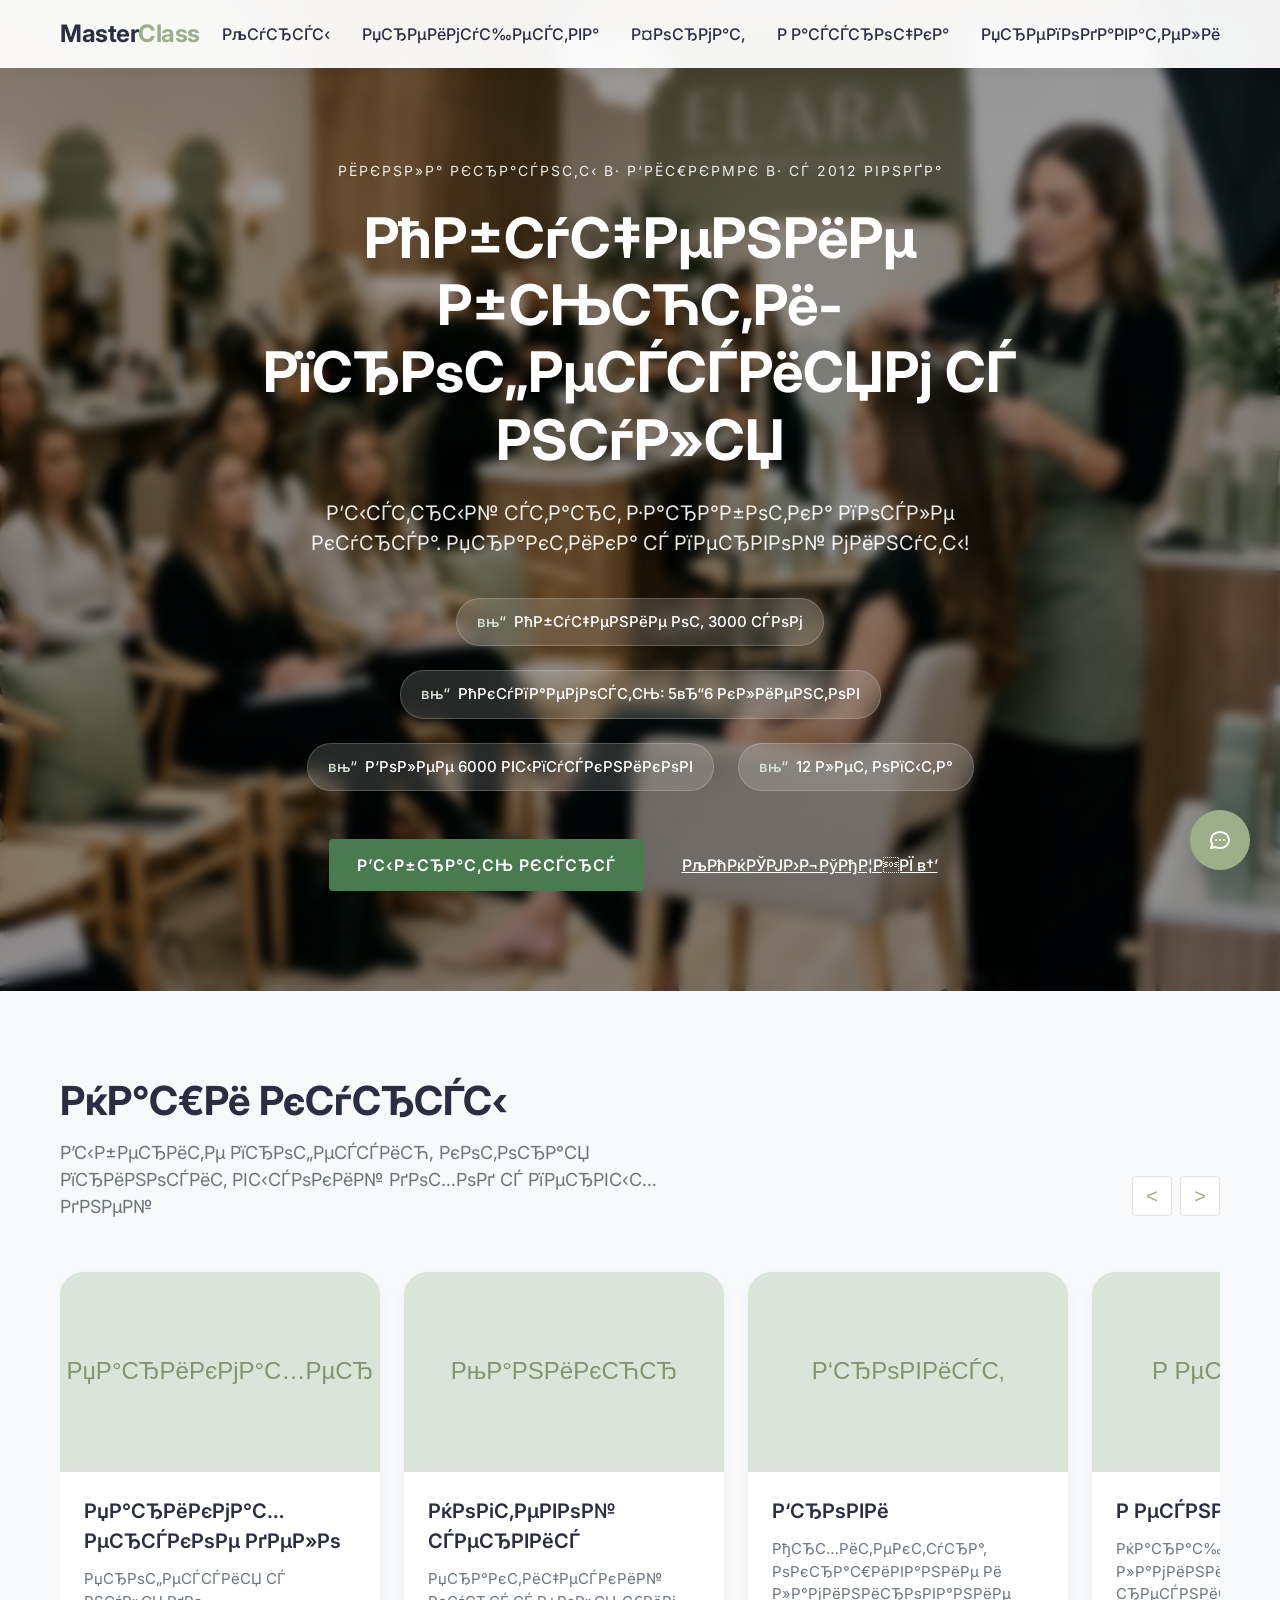
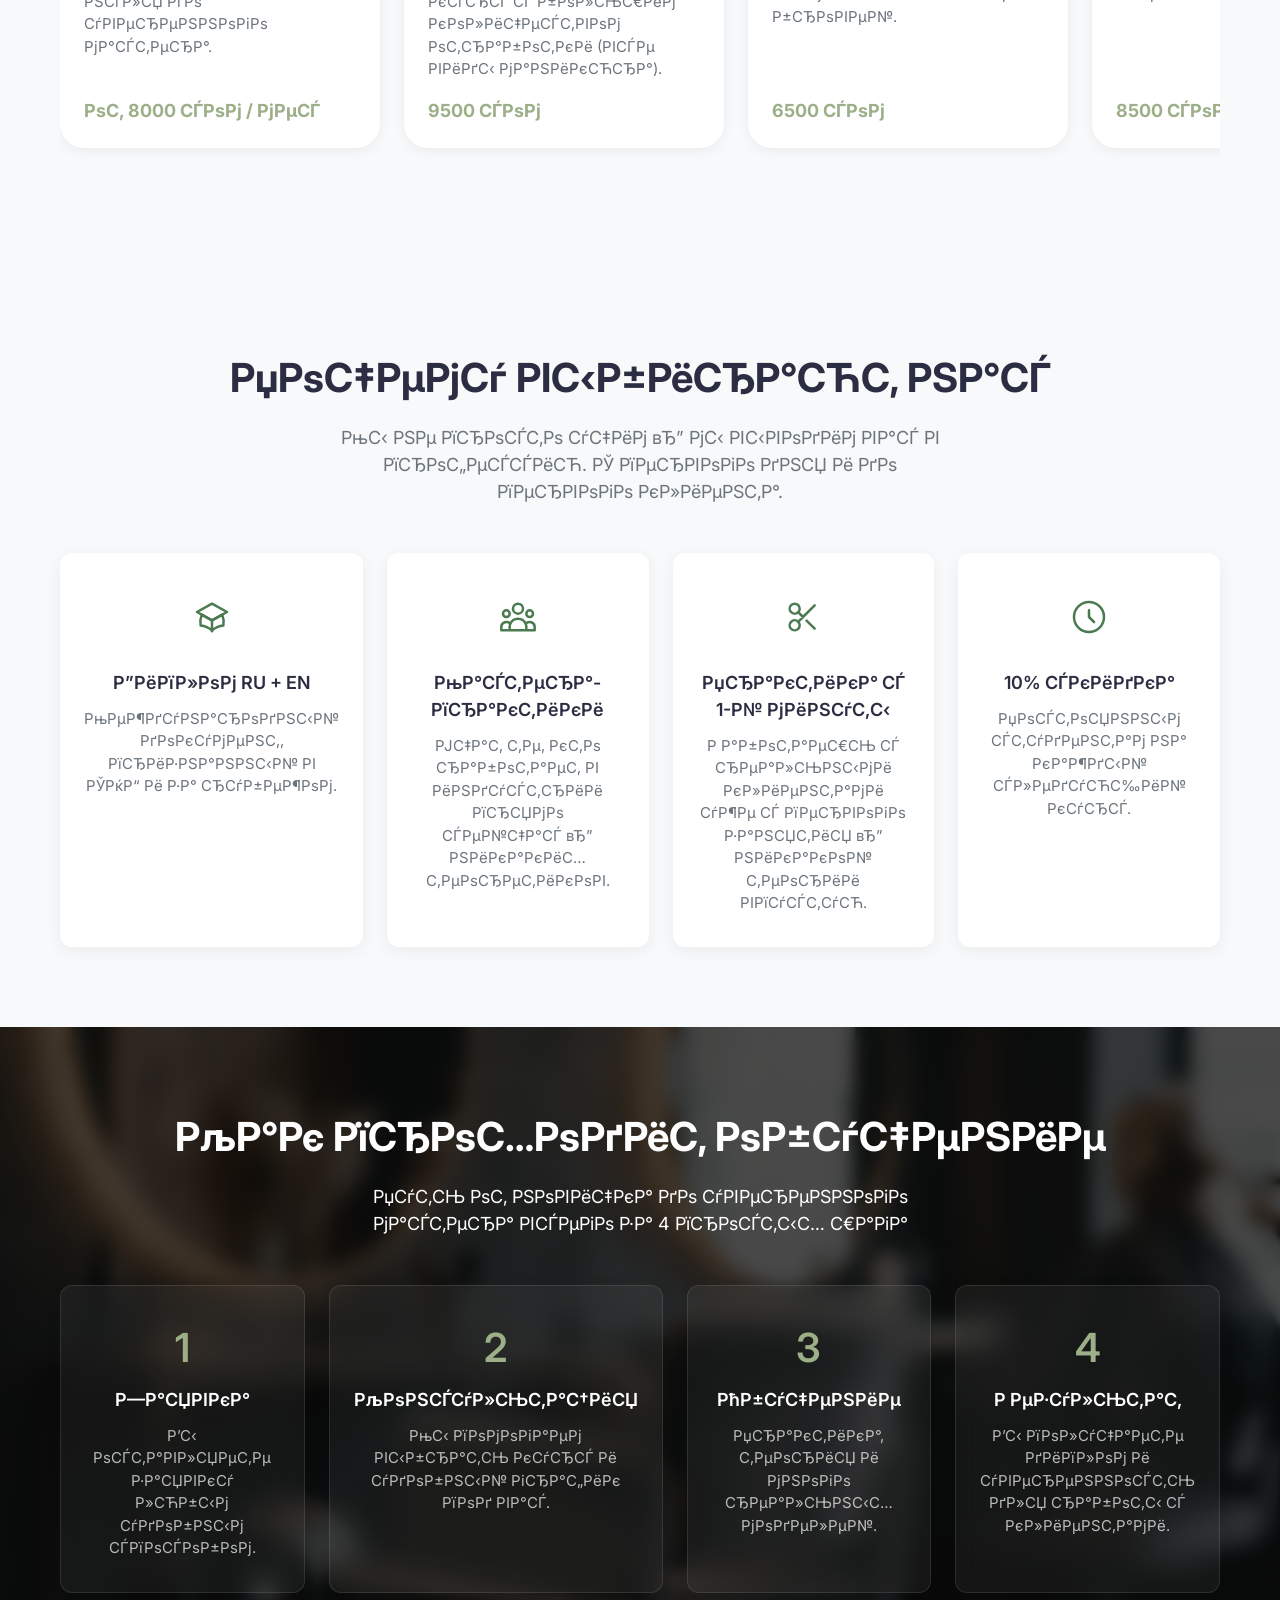
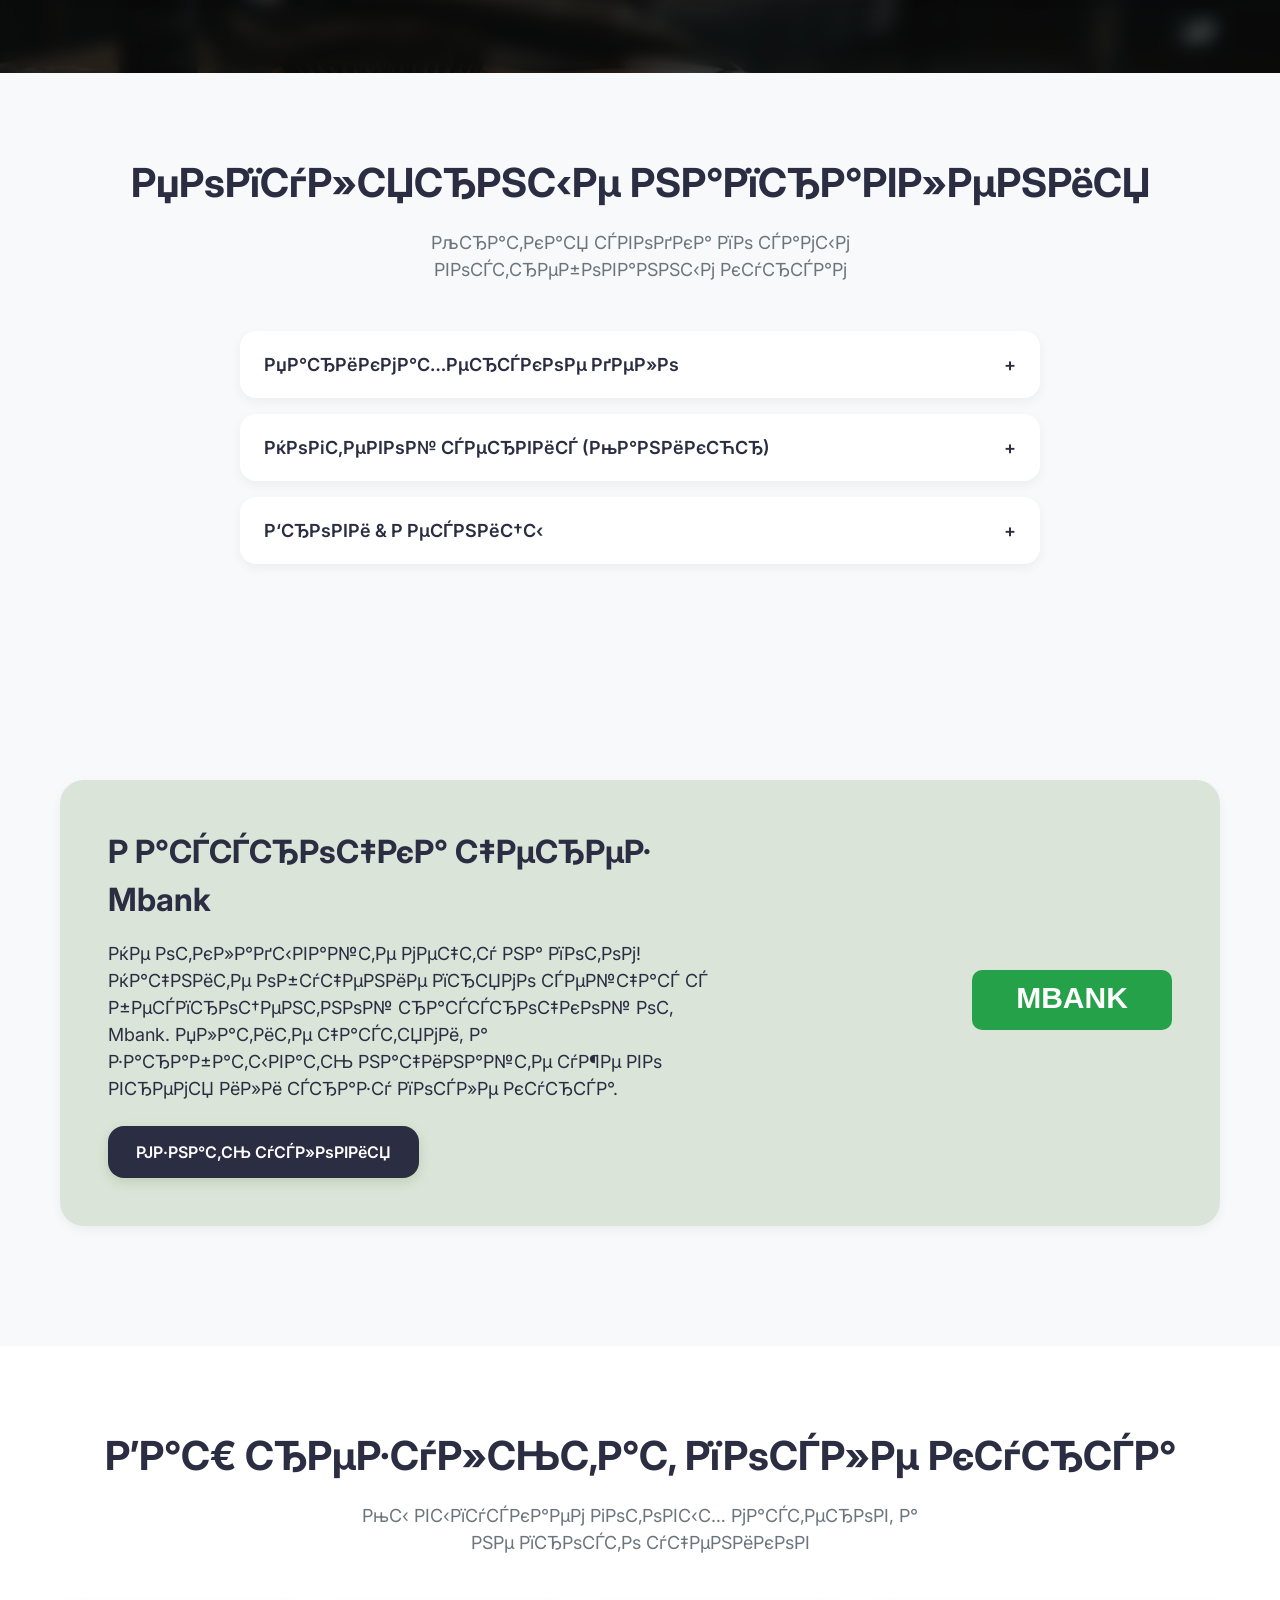
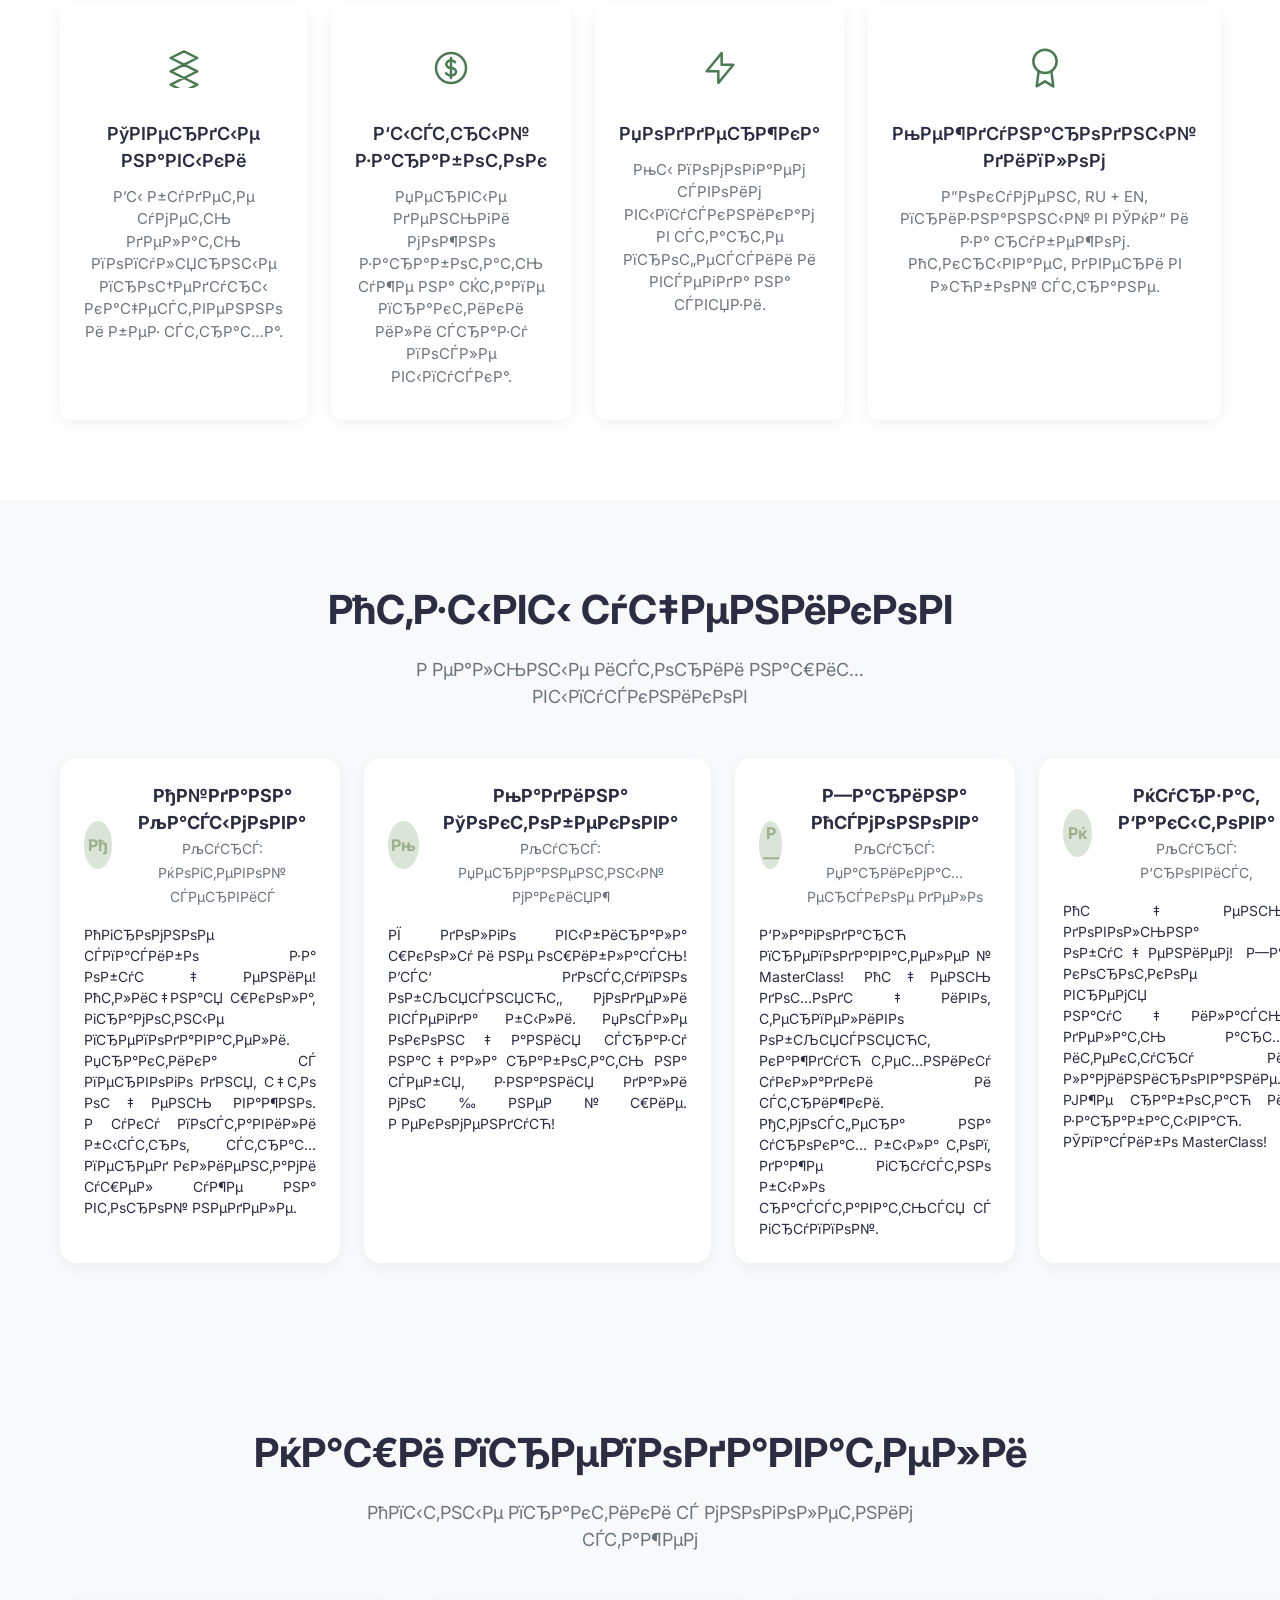
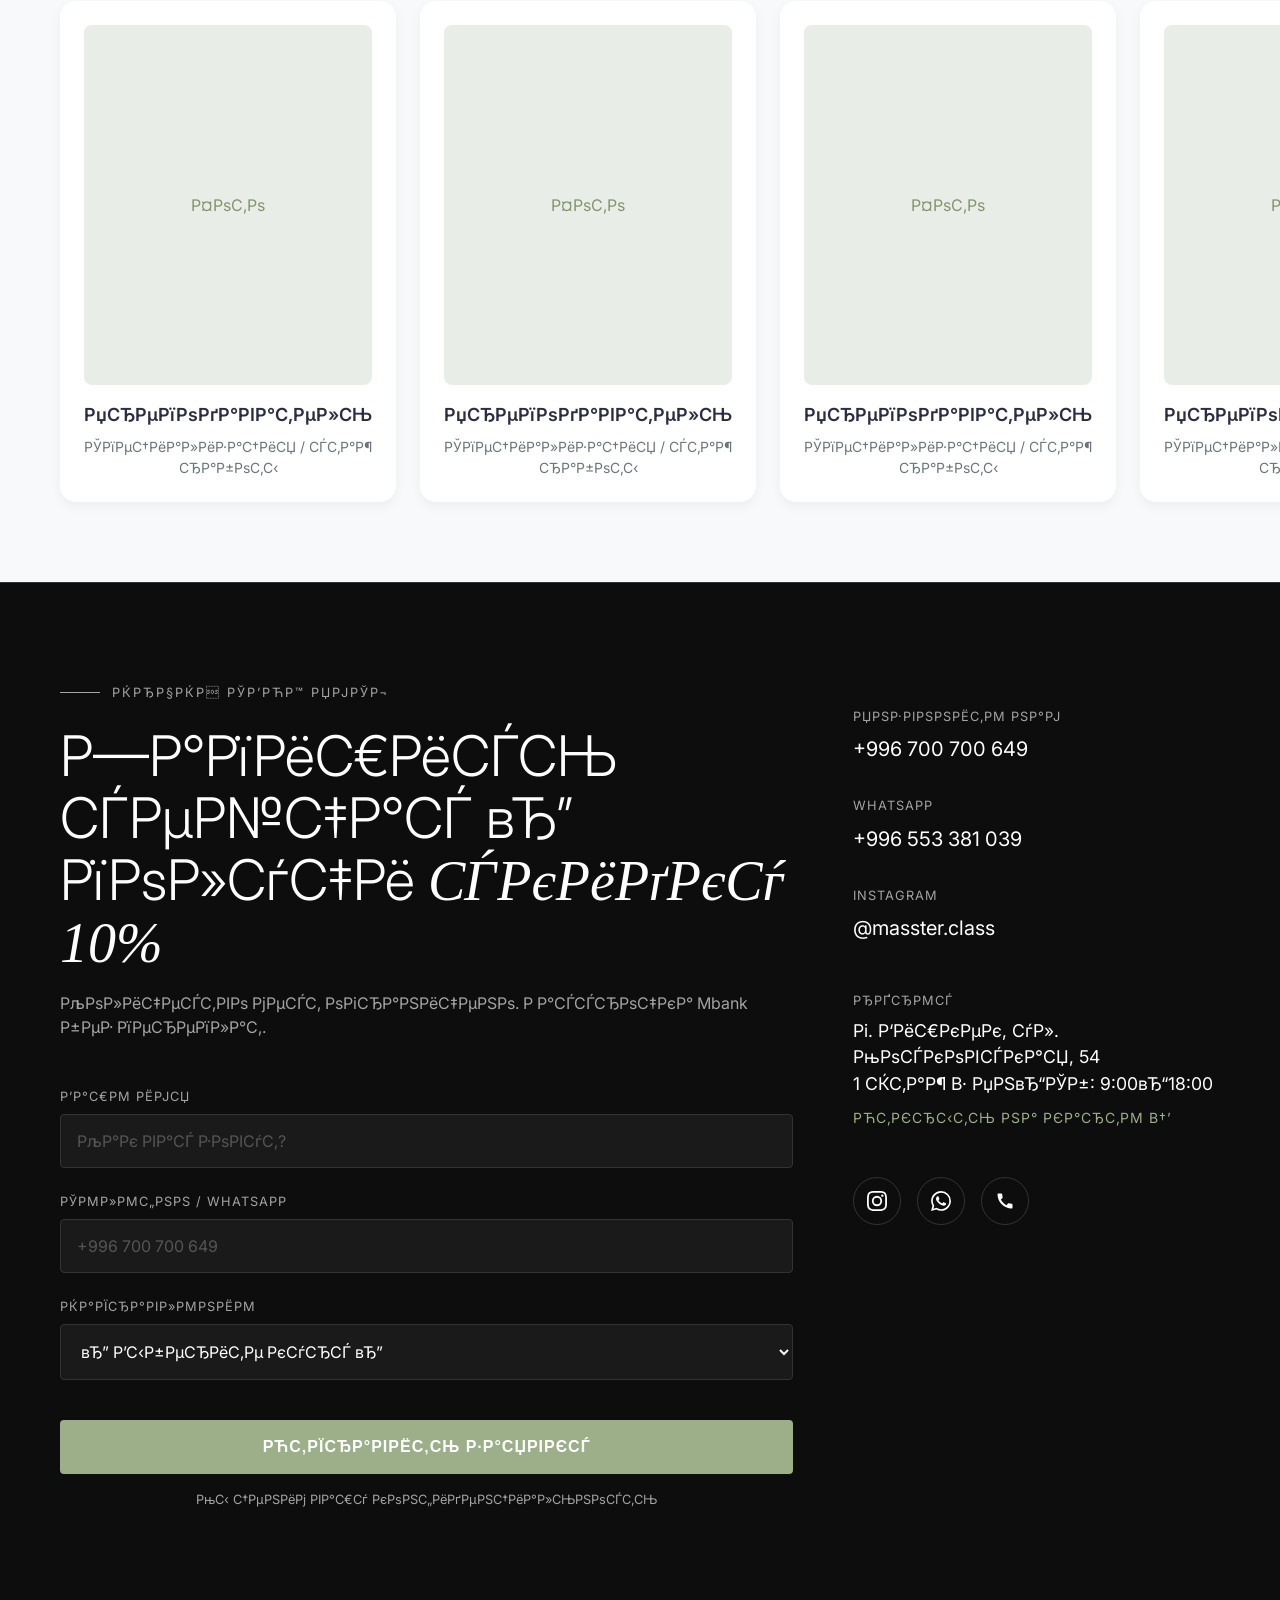
<file: index_backup.html>
﻿<!DOCTYPE html>
<html lang="ru">

<head>
  <meta charset="UTF-8">
  <meta name="viewport" content="width=device-width, initial-scale=1.0">
  <title>РЁРєРѕР»Р° Р±СЊСЋС‚Рё-РјР°СЃС‚РµСЂРѕРІ MasterClass</title>
  <meta name="description"
    content="РћР±СѓС‡РµРЅРёРµ Р±СЊСЋС‚Рё-РїСЂРѕС„РµСЃСЃРёСЏРј СЃ РЅСѓР»СЏ. Р‘С‹СЃС‚СЂС‹Р№ СЃС‚Р°СЂС‚ Р·Р°СЂР°Р±РѕС‚РєР°: РєСѓСЂСЃС‹ РїР°СЂРёРєРјР°С…РµСЂР°, Р±Р°СЂР±РµСЂР°, РјР°РЅРёРєСЋСЂР°, РІРёР·Р°Р¶Р° Рё РјРЅРѕРіРѕРµ РґСЂСѓРіРѕРµ. РџСЂР°РєС‚РёРєР° СЃ РїРµСЂРІРѕР№ РјРёРЅСѓС‚С‹!">
  <link rel="stylesheet" href="css/style.css">
  <link rel="stylesheet" href="css/responsive.css">
</head>

<body>

  <!-- Floating Action Button -->
  <div class="fab-container">
    <div class="fab-menu">
      <a href="https://wa.me/996553381039?text=%D0%97%D0%B4%D1%80%D0%B0%D0%B2%D1%81%D1%82%D0%B2%D1%83%D0%B9%D1%82%D0%B5!%20%D0%AF%20%D0%BF%D0%B5%D1%80%D0%B5%D1%88%D1%91%D0%BB%20%D1%81%20%D1%81%D0%B0%D0%B9%D1%82%D0%B0%20MasterClass%20%D0%B8%20%D1%85%D0%BE%D1%87%D1%83%20%D1%83%D0%B7%D0%BD%D0%B0%D1%82%D1%8C%20%D0%BF%D0%BE%D0%B4%D1%80%D0%BE%D0%B1%D0%BD%D0%B5%D0%B5%20%D0%BE%20%D0%BA%D1%83%D1%80%D1%81%D0%B0%D1%85."
        target="_blank" class="fab-item bg-whatsapp" data-tooltip="WhatsApp">
        <svg fill="#fff" width="24" height="24" viewBox="0 0 24 24" xmlns="http://www.w3.org/2000/svg">
          <path
            d="M17.472 14.382c-.297-.149-1.758-.867-2.03-.967-.273-.099-.471-.148-.67.15-.197.297-.767.966-.94 1.164-.173.199-.347.223-.644.075-.297-.15-1.255-.463-2.39-1.475-.883-.788-1.48-1.761-1.653-2.059-.173-.297-.018-.458.13-.606.134-.133.298-.347.446-.52.149-.174.198-.298.298-.497.099-.198.05-.371-.025-.52-.075-.149-.669-1.612-.916-2.207-.242-.579-.487-.5-.669-.51a12.8 12.8 0 0 0-.57-.01c-.198 0-.52.074-.792.372-.272.297-1.04 1.016-1.04 2.479 0 1.462 1.065 2.875 1.213 3.074.149.198 2.096 3.2 5.077 4.487.709.306 1.262.489 1.694.625.712.227 1.36.195 1.871.118.571-.085 1.758-.719 2.006-1.413.248-.694.248-1.289.173-1.413-.074-.124-.272-.198-.57-.347m-5.421 7.403h-.004a9.87 9.87 0 0 1-5.031-1.378l-.361-.214-3.741.982.998-3.648-.235-.374a9.86 9.86 0 0 1-1.51-5.26c.001-5.45 4.436-9.884 9.888-9.884 2.64 0 5.122 1.03 6.988 2.898a9.825 9.825 0 0 1 2.893 6.994c-.003 5.45-4.437 9.884-9.885 9.884m8.413-18.297A11.815 11.815 0 0 0 12.05 0C5.495 0 .16 5.335.157 11.892c0 2.096.547 4.142 1.588 5.945L.057 24l6.305-1.654a11.882 11.882 0 0 0 5.683 1.448h.005c6.554 0 11.89-5.335 11.893-11.893a11.821 11.821 0 0 0-3.48-8.413Z" />
        </svg>
      </a>
      <a href="tel:+996700700649" class="fab-item bg-phone" data-tooltip="РџРѕР·РІРѕРЅРёС‚СЊ">
        <svg fill="#fff" width="24" height="24" viewBox="0 0 24 24" xmlns="http://www.w3.org/2000/svg">
          <path
            d="M20.01 15.38c-1.23 0-2.42-.2-3.53-.56a.977.977 0 0 0-1.01.24l-1.57 1.97c-2.83-1.35-5.48-3.9-6.89-6.83l1.95-1.66c.27-.28.35-.67.24-1.02-.37-1.11-.56-2.3-.56-3.53 0-.54-.45-.99-.99-.99H4.19C3.65 3 3 3.24 3 3.99 3 13.28 10.73 21 20.01 21c.71 0 .99-.63.99-1.18v-3.45c0-.54-.45-.99-.99-.99z" />
        </svg>
      </a>
      <a href="https://t.me/+996700700649" target="_blank" class="fab-item bg-telegram" data-tooltip="Telegram">
        <svg fill="#fff" width="24" height="24" viewBox="0 0 24 24" xmlns="http://www.w3.org/2000/svg">
          <path
            d="M11.944 0A12 12 0 0 0 0 12a12 12 0 0 0 12 12 12 12 0 0 0 12-12A12 12 0 0 0 12 0a12 12 0 0 0-.056 0zm4.962 7.224c.1-.002.32-.023.465.14a.506.506 0 0 1 .171.325c.016.093.036.306.02.472-.18 1.898-.962 6.502-1.36 8.627-.168.9-.499 1.201-.82 1.23-.696.065-1.225-.46-1.9-.902-1.056-.693-1.653-1.124-2.678-1.8-1.185-.78-.417-1.21.258-1.91.177-.184 3.247-2.977 3.307-3.23.007-.032.014-.15-.056-.212s-.174-.041-.249-.024c-.106.024-1.793 1.14-5.061 3.345-.48.33-.913.49-1.302.48-.428-.008-1.252-.241-1.865-.44-.752-.245-1.349-.374-1.297-.789.027-.216.325-.437.888-.662 3.498-1.524 5.83-2.529 6.998-3.014 3.332-1.386 4.025-1.627 4.476-1.635z" />
        </svg>
      </a>
      <a href="https://instagram.com/masster.class" target="_blank" class="fab-item bg-instagram"
        data-tooltip="Instagram">
        <svg fill="#fff" width="24" height="24" viewBox="0 0 24 24" xmlns="http://www.w3.org/2000/svg">
          <path
            d="M12 2.163c3.204 0 3.584.012 4.85.07 3.252.148 4.771 1.691 4.919 4.919.058 1.265.069 1.645.069 4.849 0 3.205-.012 3.584-.069 4.849-.149 3.225-1.664 4.771-4.919 4.919-1.266.058-1.644.07-4.85.07-3.204 0-3.584-.012-4.849-.07-3.26-.149-4.771-1.699-4.919-4.92-.058-1.265-.07-1.644-.07-4.849 0-3.204.013-3.583.07-4.849.149-3.227 1.664-4.771 4.919-4.919 1.266-.057 1.645-.069 4.849-.069zM12 0C8.741 0 8.333.014 7.053.072 2.695.272.273 2.69.073 7.052.014 8.333 0 8.741 0 12c0 3.259.014 3.668.072 4.948.2 4.358 2.618 6.78 6.98 6.98C8.333 23.986 8.741 24 12 24c3.259 0 3.668-.014 4.948-.072 4.354-.2 6.782-2.618 6.979-6.98.059-1.28.073-1.689.073-4.948 0-3.259-.014-3.667-.072-4.947-.196-4.354-2.617-6.78-6.979-6.98C15.668.014 15.259 0 12 0zm0 5.838a6.162 6.162 0 1 0 0 12.324 6.162 6.162 0 0 0 0-12.324zM12 16a4 4 0 1 1 0-8 4 4 0 0 1 0 8zm6.406-11.845a1.44 1.44 0 1 0 0 2.881 1.44 1.44 0 0 0 0-2.881z" />
        </svg>
      </a>
    </div>
    <button class="fab-button">
      <svg width="24" height="24" fill="none" stroke="currentColor" stroke-width="2" viewBox="0 0 24 24">
        <path stroke-linecap="round" stroke-linejoin="round"
          d="M8 12h.01M12 12h.01M16 12h.01M21 12c0 4.418-4.03 8-9 8a9.863 9.863 0 01-4.255-.949L3 20l1.395-3.72C3.512 15.042 3 13.574 3 12c0-4.418 4.03-8 9-8s9 3.582 9 8z">
        </path>
      </svg>
    </button>
  </div>

  <!-- Header -->
  <header class="header">
    <div class="container">
      <a href="#" class="logo">Master<span>Class</span></a>
      <nav class="nav-menu">
        <a href="#courses" class="nav-link">РљСѓСЂСЃС‹</a>
        <a href="#benefits" class="nav-link">РџСЂРµРёРјСѓС‰РµСЃС‚РІР°</a>
        <a href="#format" class="nav-link">Р¤РѕСЂРјР°С‚</a>
        <a href="#mbank" class="nav-link">Р Р°СЃСЃСЂРѕС‡РєР°</a>
        <a href="#teachers" class="nav-link">РџСЂРµРїРѕРґР°РІР°С‚РµР»Рё</a>
      </nav>
      <button class="mobile-menu-btn">в°</button>
    </div>
  </header>

  <!-- Hero Section -->
  <section class="hero hero-bg text-center">
    <div class="container hero-content">
      <span class="hero-top-text">РЁРєРѕР»Р° РєСЂР°СЃРѕС‚С‹ В· Р‘РёС€РєРµРє В· СЃ 2012 РіРѕРґР°</span>
      <h1 class="hero-title">РћР±СѓС‡РµРЅРёРµ Р±СЊСЋС‚Рё-РїСЂРѕС„РµСЃСЃРёСЏРј СЃ РЅСѓР»СЏ</h1>
      <p class="hero-subtitle">Р‘С‹СЃС‚СЂС‹Р№ СЃС‚Р°СЂС‚ Р·Р°СЂР°Р±РѕС‚РєР° РїРѕСЃР»Рµ РєСѓСЂСЃР°. РџСЂР°РєС‚РёРєР° СЃ РїРµСЂРІРѕР№ РјРёРЅСѓС‚С‹!</p>

      <div class="hero-utp">
        <div class="utp-item">
          <span class="utp-icon">вњ“</span> РћР±СѓС‡РµРЅРёРµ РѕС‚ 3000 СЃРѕРј
        </div>
        <div class="utp-item">
          <span class="utp-icon">вњ“</span> РћРєСѓРїР°РµРјРѕСЃС‚СЊ: 5вЂ“6 РєР»РёРµРЅС‚РѕРІ
        </div>
        <div class="utp-item">
          <span class="utp-icon">вњ“</span> Р‘РѕР»РµРµ 6000 РІС‹РїСѓСЃРєРЅРёРєРѕРІ
        </div>
        <div class="utp-item">
          <span class="utp-icon">вњ“</span> 12 Р»РµС‚ РѕРїС‹С‚Р°
        </div>
      </div>

      <div class="hero-actions">
        <a href="#courses"
          style="background-color: #4a7a50; border-radius: 4px; color: white; text-transform: uppercase; letter-spacing: 1px; border: none; padding: 14px 28px;"
          class="btn">Р’С‹Р±СЂР°С‚СЊ РєСѓСЂСЃ</a>
        <a href="https://wa.me/996553381039?text=%D0%97%D0%B4%D1%80%D0%B0%D0%B2%D1%81%D1%82%D0%B2%D1%83%D0%B9%D1%82%D0%B5!%20%D0%AF%20%D0%BF%D0%B5%D1%80%D0%B5%D1%88%D1%91%D0%BB%20%D1%81%20%D1%81%D0%B0%D0%B9%D1%82%D0%B0%20MasterClass%20%D0%B8%20%D1%85%D0%BE%D1%87%D1%83%20%D1%83%D0%B7%D0%BD%D0%B0%D1%82%D1%8C%20%D0%BF%D0%BE%D0%B4%D1%80%D0%BE%D0%B1%D0%BD%D0%B5%D0%B5%20%D0%BE%20%D0%BA%D1%83%D1%80%D1%81%D0%B0%D1%85."
          target="_blank"
          style="text-decoration: underline; background: transparent; border: none; color: var(--c-white); padding: 14px; font-weight: 500; font-size: 1rem; cursor: pointer;">РљРћРќРЎРЈР›Р¬РўРђР¦РРЇ
          в†’</a>
      </div>
    </div>
  </section>

  <!-- Courses Carousel -->
  <section id="courses" class="section">
    <div class="container">
      <div class="section-header-flex" style="display: flex; flex-wrap: wrap; justify-content: space-between; align-items: flex-end; margin-bottom: 32px; gap: 16px;">
        <div style="flex: 1 1 auto; text-align: left;">
          <h2 class="section-title" style="margin-bottom: 8px; text-align: left;">РќР°С€Рё РєСѓСЂСЃС‹</h2>
          <p class="section-subtitle" style="margin-bottom: 0; text-align: left; margin-inline: 0;">Р’С‹Р±РµСЂРёС‚Рµ РїСЂРѕС„РµСЃСЃРёСЋ, РєРѕС‚РѕСЂР°СЏ РїСЂРёРЅРѕСЃРёС‚ РІС‹СЃРѕРєРёР№ РґРѕС…РѕРґ СЃ РїРµСЂРІС‹С… РґРЅРµР№</p>
        </div>
        <div class="carousel-arrows-container" style="display: flex; gap: 8px; flex-shrink: 0; padding-bottom: 4px;">
          <button id="prevBtn" class="carousel-prev" aria-label="РџСЂРµРґС‹РґСѓС‰РёРµ РєСѓСЂСЃС‹"
            style="width:40px; height:40px; background:#fff; border:1px solid #e0e0e0; border-radius:4px; font-size:20px; color:var(--c-sage); cursor:pointer; display:flex; align-items:center; justify-content:center; transition: background 0.3s;"
            onmouseover="this.style.background='#f0f0f0'" onmouseout="this.style.background='#fff'">&lt;</button>
          <button id="nextBtn" class="carousel-next" aria-label="РЎР»РµРґСѓСЋС‰РёРµ РєСѓСЂСЃС‹"
            style="width:40px; height:40px; background:#fff; border:1px solid #e0e0e0; border-radius:4px; font-size:20px; color:var(--c-sage); cursor:pointer; display:flex; align-items:center; justify-content:center; transition: background 0.3s;"
            onmouseover="this.style.background='#f0f0f0'" onmouseout="this.style.background='#fff'">&gt;</button>
        </div>
      </div>

      <div class="courses-carousel-wrap" style="position: relative;">
        <div class="courses-carousel" id="coursesCarousel" style="overflow-x: auto;">
          
          <!-- Card 1 -->
          <div class="course-card">
            <div class="course-img-wrap" onclick="window.location.href='courses/hair.html'" style="cursor:pointer;">
              <img
                src="data:image/svg+xml,%3Csvg xmlns='http://www.w3.org/2000/svg' width='100%25' height='100%25'%3E%3Crect width='100%25' height='100%25' fill='%23dbe4d8'/%3E%3Ctext x='50%25' y='50%25' fill='%2381956e' font-family='sans-serif' font-size='24' text-anchor='middle' dy='.3em'%3EРџР°СЂРёРєРјР°С…РµСЂ%3C/text%3E%3C/svg%3E"
                alt="РџР°СЂРёРєРјР°С…РµСЂ-СѓРЅРёРІРµСЂСЃР°Р»" class="course-img">
            </div>
            <div class="course-content">
              <h3 class="course-title" onclick="window.location.href='courses/hair.html'" style="cursor:pointer;">
                РџР°СЂРёРєРјР°С…РµСЂСЃРєРѕРµ РґРµР»Рѕ</h3>
              <p class="card-desc mb-2">РџСЂРѕС„РµСЃСЃРёСЏ СЃ РЅСѓР»СЏ РґРѕ СѓРІРµСЂРµРЅРЅРѕРіРѕ РјР°СЃС‚РµСЂР°.</p>
              <div class="course-price" style="margin-bottom: 0;">РѕС‚ 8000 СЃРѕРј / РјРµСЃ</div>
            </div>
          </div>

          <!-- Card 2 -->
          <div class="course-card">
            <div class="course-img-wrap" onclick="window.location.href='courses/nails.html'" style="cursor:pointer;">
              <img
                src="data:image/svg+xml,%3Csvg xmlns='http://www.w3.org/2000/svg' width='100%25' height='100%25'%3E%3Crect width='100%25' height='100%25' fill='%23dbe4d8'/%3E%3Ctext x='50%25' y='50%25' fill='%2381956e' font-family='sans-serif' font-size='24' text-anchor='middle' dy='.3em'%3EРњР°РЅРёРєСЋСЂ%3C/text%3E%3C/svg%3E"
                alt="РќРѕРіС‚РµРІРѕР№ СЃРµСЂРІРёСЃ" class="course-img">
            </div>
            <div class="course-content">
              <h3 class="course-title" onclick="window.location.href='courses/nails.html'" style="cursor:pointer;">
                РќРѕРіС‚РµРІРѕР№ СЃРµСЂРІРёСЃ</h3>
              <p class="card-desc mb-2">РџСЂР°РєС‚РёС‡РµСЃРєРёР№ РєСѓСЂСЃ СЃ Р±РѕР»СЊС€РёРј РєРѕР»РёС‡РµСЃС‚РІРѕРј РѕС‚СЂР°Р±РѕС‚РєРё (РІСЃРµ РІРёРґС‹ РјР°РЅРёРєСЋСЂР°).</p>
              <div class="course-price" style="margin-bottom: 0;">9500 СЃРѕРј</div>
            </div>
          </div>

          <!-- Card 3 -->
          <div class="course-card">
            <div class="course-img-wrap" onclick="window.location.href='courses/brows.html'" style="cursor:pointer;">
              <img
                src="data:image/svg+xml,%3Csvg xmlns='http://www.w3.org/2000/svg' width='100%25' height='100%25'%3E%3Crect width='100%25' height='100%25' fill='%23dbe4d8'/%3E%3Ctext x='50%25' y='50%25' fill='%2381956e' font-family='sans-serif' font-size='24' text-anchor='middle' dy='.3em'%3EР‘СЂРѕРІРёСЃС‚%3C/text%3E%3C/svg%3E"
                alt="Р‘СЂРѕРІРё" class="course-img">
            </div>
            <div class="course-content">
              <h3 class="course-title" onclick="window.location.href='courses/brows.html'" style="cursor:pointer;">Р‘СЂРѕРІРё
              </h3>
              <p class="card-desc mb-2">РђСЂС…РёС‚РµРєС‚СѓСЂР°, РѕРєСЂР°С€РёРІР°РЅРёРµ Рё Р»Р°РјРёРЅРёСЂРѕРІР°РЅРёРµ Р±СЂРѕРІРµР№.</p>
              <div class="course-price" style="margin-bottom: 0;">6500 СЃРѕРј</div>
            </div>
          </div>

          <!-- Card 4 -->
          <div class="course-card">
            <div class="course-img-wrap" onclick="window.location.href='courses/lashes.html'" style="cursor:pointer;">
              <img
                src="data:image/svg+xml,%3Csvg xmlns='http://www.w3.org/2000/svg' width='100%25' height='100%25'%3E%3Crect width='100%25' height='100%25' fill='%23dbe4d8'/%3E%3Ctext x='50%25' y='50%25' fill='%2381956e' font-family='sans-serif' font-size='24' text-anchor='middle' dy='.3em'%3EР РµСЃРЅРёС†С‹%3C/text%3E%3C/svg%3E"
                alt="Р РµСЃРЅРёС†С‹" class="course-img">
            </div>
            <div class="course-content">
              <h3 class="course-title" onclick="window.location.href='courses/lashes.html'" style="cursor:pointer;">
                Р РµСЃРЅРёС†С‹</h3>
              <p class="card-desc mb-2">РќР°СЂР°С‰РёРІР°РЅРёРµ Рё Р»Р°РјРёРЅРёСЂРѕРІР°РЅРёРµ СЂРµСЃРЅРёС† СЃ РЅСѓР»СЏ.</p>
              <div class="course-price" style="margin-bottom: 0;">8500 СЃРѕРј</div>
            </div>
          </div>

          <!-- Card 5 -->
          <div class="course-card">
            <div class="course-img-wrap" onclick="window.location.href='courses/pmu.html'" style="cursor:pointer;">
              <img
                src="data:image/svg+xml,%3Csvg xmlns='http://www.w3.org/2000/svg' width='100%25' height='100%25'%3E%3Crect width='100%25' height='100%25' fill='%23dbe4d8'/%3E%3Ctext x='50%25' y='50%25' fill='%2381956e' font-family='sans-serif' font-size='24' text-anchor='middle' dy='.3em'%3EРџРµСЂРјР°РЅРµРЅС‚%3C/text%3E%3C/svg%3E"
                alt="РџРµСЂРјР°РЅРµРЅС‚РЅС‹Р№ РјР°РєРёСЏР¶" class="course-img">
            </div>
            <div class="course-content">
              <h3 class="course-title" onclick="window.location.href='courses/pmu.html'" style="cursor:pointer;">
                РџРµСЂРјР°РЅРµРЅС‚РЅС‹Р№ РјР°РєРёСЏР¶</h3>
              <p class="card-desc mb-2">РћСЃРІРѕР№ РѕРґРЅСѓ РёР· СЃР°РјС‹С… РїСЂРёР±С‹Р»СЊРЅС‹С… РїСЂРѕС„РµСЃСЃРёР№ РІ Р±СЊСЋС‚Рё.</p>
              <div class="course-price" style="margin-bottom: 0;">25 000 СЃРѕРј</div>
            </div>
          </div>

        </div>
      </div>

    </div>
  </section>

  <!-- Benefits Section -->
  <section id="benefits" class="section">
    <div class="container">
      <h2 class="section-title">РџРѕС‡РµРјСѓ РІС‹Р±РёСЂР°СЋС‚ РЅР°СЃ</h2>
      <p class="section-subtitle">РњС‹ РЅРµ РїСЂРѕСЃС‚Рѕ СѓС‡РёРј вЂ” РјС‹ РІС‹РІРѕРґРёРј РІР°СЃ РІ РїСЂРѕС„РµСЃСЃРёСЋ. РЎ РїРµСЂРІРѕРіРѕ РґРЅСЏ Рё РґРѕ РїРµСЂРІРѕРіРѕ РєР»РёРµРЅС‚Р°.
      </p>

      <div class="grid-cards">
        <div class="benefit-card">
          <div class="icon-wrap">
            <svg viewBox="0 0 24 24">
              <path stroke-linecap="round" stroke-linejoin="round" d="M12 14l9-5-9-5-9 5 9 5z" />
              <path stroke-linecap="round" stroke-linejoin="round"
                d="M12 14l6.16-3.422a12.083 12.083 0 01.665 6.479A11.952 11.952 0 0012 20.055a11.952 11.952 0 00-6.824-2.998 12.078 12.078 0 01.665-6.479L12 14z" />
              <path stroke-linecap="round" stroke-linejoin="round" d="M12 14v6.5" />
            </svg>
          </div>
          <h3 class="card-title">Р”РёРїР»РѕРј RU + EN</h3>
          <p class="card-desc">РњРµР¶РґСѓРЅР°СЂРѕРґРЅС‹Р№ РґРѕРєСѓРјРµРЅС‚, РїСЂРёР·РЅР°РЅРЅС‹Р№ РІ РЎРќР“ Рё Р·Р° СЂСѓР±РµР¶РѕРј.</p>
        </div>
        <div class="benefit-card">
          <div class="icon-wrap">
            <svg viewBox="0 0 24 24">
              <path stroke-linecap="round" stroke-linejoin="round"
                d="M17 20h5v-2a3 3 0 00-5.356-1.857M17 20H7m10 0v-2c0-.656-.126-1.283-.356-1.857M7 20H2v-2a3 3 0 015.356-1.857M7 20v-2c0-.656.126-1.283.356-1.857m0 0a5.002 5.002 0 019.288 0M15 7a3 3 0 11-6 0 3 3 0 016 0zm6 3a2 2 0 11-4 0 2 2 0 014 0zM7 10a2 2 0 11-4 0 2 2 0 014 0z" />
            </svg>
          </div>
          <h3 class="card-title">РњР°СЃС‚РµСЂР°-РїСЂР°РєС‚РёРєРё</h3>
          <p class="card-desc">РЈС‡Р°С‚ С‚Рµ, РєС‚Рѕ СЂР°Р±РѕС‚Р°РµС‚ РІ РёРЅРґСѓСЃС‚СЂРёРё РїСЂСЏРјРѕ СЃРµР№С‡Р°СЃ вЂ” РЅРёРєР°РєРёС… С‚РµРѕСЂРµС‚РёРєРѕРІ.</p>
        </div>
        <div class="benefit-card">
          <div class="icon-wrap">
            <svg viewBox="0 0 24 24">
              <path stroke-linecap="round" stroke-linejoin="round"
                d="M14.121 14.121L19 19m-7-7l7-7m-7 7l-2.879 2.879M12 12L9.121 9.121m0 5.758a3 3 0 10-4.243 4.243 3 3 0 004.243-4.243zm0-5.758a3 3 0 10-4.243-4.243 3 3 0 004.243 4.243z" />
            </svg>
          </div>
          <h3 class="card-title">РџСЂР°РєС‚РёРєР° СЃ 1-Р№ РјРёРЅСѓС‚С‹</h3>
          <p class="card-desc">Р Р°Р±РѕС‚Р°РµС€СЊ СЃ СЂРµР°Р»СЊРЅС‹РјРё РєР»РёРµРЅС‚Р°РјРё СѓР¶Рµ СЃ РїРµСЂРІРѕРіРѕ Р·Р°РЅСЏС‚РёСЏ вЂ” РЅРёРєР°РєРѕР№ С‚РµРѕСЂРёРё РІРїСѓСЃС‚СѓСЋ.</p>
        </div>
        <div class="benefit-card">
          <div class="icon-wrap">
            <svg viewBox="0 0 24 24">
              <path stroke-linecap="round" stroke-linejoin="round" d="M12 8v4l3 3m6-3a9 9 0 11-18 0 9 9 0 0118 0z" />
            </svg>
          </div>
          <h3 class="card-title">10% СЃРєРёРґРєР°</h3>
          <p class="card-desc">РџРѕСЃС‚РѕСЏРЅРЅС‹Рј СЃС‚СѓРґРµРЅС‚Р°Рј РЅР° РєР°Р¶РґС‹Р№ СЃР»РµРґСѓСЋС‰РёР№ РєСѓСЂСЃ.</p>
        </div>
      </div>
    </div>
  </section>

  <!-- Format / Steps Section -->
  <section id="format" class="section format-bg">
    <div class="container">
      <h2 class="section-title">РљР°Рє РїСЂРѕС…РѕРґРёС‚ РѕР±СѓС‡РµРЅРёРµ</h2>
      <p class="section-subtitle">РџСѓС‚СЊ РѕС‚ РЅРѕРІРёС‡РєР° РґРѕ СѓРІРµСЂРµРЅРЅРѕРіРѕ РјР°СЃС‚РµСЂР° РІСЃРµРіРѕ Р·Р° 4 РїСЂРѕСЃС‚С‹С… С€Р°РіР°</p>

      <div class="grid-cards">
        <div class="step-card glass-card">
          <h3 class="card-title" style="color: var(--c-sage); font-size: 2.5rem; margin-bottom: 8px;">1</h3>
          <h4 class="card-title">Р—Р°СЏРІРєР°</h4>
          <p class="card-desc">Р’С‹ РѕСЃС‚Р°РІР»СЏРµС‚Рµ Р·Р°СЏРІРєСѓ Р»СЋР±С‹Рј СѓРґРѕР±РЅС‹Рј СЃРїРѕСЃРѕР±РѕРј.</p>
        </div>
        <div class="step-card glass-card">
          <h3 class="card-title" style="color: var(--c-sage); font-size: 2.5rem; margin-bottom: 8px;">2</h3>
          <h4 class="card-title">РљРѕРЅСЃСѓР»СЊС‚Р°С†РёСЏ</h4>
          <p class="card-desc">РњС‹ РїРѕРјРѕРіР°РµРј РІС‹Р±СЂР°С‚СЊ РєСѓСЂСЃ Рё СѓРґРѕР±РЅС‹Р№ РіСЂР°С„РёРє РїРѕРґ РІР°СЃ.</p>
        </div>
        <div class="step-card glass-card">
          <h3 class="card-title" style="color: var(--c-sage); font-size: 2.5rem; margin-bottom: 8px;">3</h3>
          <h4 class="card-title">РћР±СѓС‡РµРЅРёРµ</h4>
          <p class="card-desc">РџСЂР°РєС‚РёРєР°, С‚РµРѕСЂРёСЏ Рё РјРЅРѕРіРѕ СЂРµР°Р»СЊРЅС‹С… РјРѕРґРµР»РµР№.</p>
        </div>
        <div class="step-card glass-card">
          <h3 class="card-title" style="color: var(--c-sage); font-size: 2.5rem; margin-bottom: 8px;">4</h3>
          <h4 class="card-title">Р РµР·СѓР»СЊС‚Р°С‚</h4>
          <p class="card-desc">Р’С‹ РїРѕР»СѓС‡Р°РµС‚Рµ РґРёРїР»РѕРј Рё СѓРІРµСЂРµРЅРЅРѕСЃС‚СЊ РґР»СЏ СЂР°Р±РѕС‚С‹ СЃ РєР»РёРµРЅС‚Р°РјРё.</p>
        </div>
      </div>
    </div>
  </section>

  <!-- Popular Courses Accordion -->
  <section class="section">
    <div class="container">
      <h2 class="section-title">РџРѕРїСѓР»СЏСЂРЅС‹Рµ РЅР°РїСЂР°РІР»РµРЅРёСЏ</h2>
      <p class="section-subtitle">РљСЂР°С‚РєР°СЏ СЃРІРѕРґРєР° РїРѕ СЃР°РјС‹Рј РІРѕСЃС‚СЂРµР±РѕРІР°РЅРЅС‹Рј РєСѓСЂСЃР°Рј</p>

      <div class="accordion">
        <div class="accordion-item">
          <div class="accordion-header">
            РџР°СЂРёРєРјР°С…РµСЂСЃРєРѕРµ РґРµР»Рѕ
            <span class="accordion-icon">+</span>
          </div>
          <div class="accordion-content">
            <div class="accordion-inner">
              <p class="mb-1"><strong>Р¤РѕСЂРјР°С‚:</strong> 4-6 РјРµСЃСЏС†РµРІ РѕР±СѓС‡РµРЅРёСЏ.</p>
              <p class="mb-1"><strong>РЎС‚РѕРёРјРѕСЃС‚СЊ:</strong> РѕС‚ 8000 СЃРѕРј / РјРµСЃСЏС†.</p>
              <p>Р–РµРЅСЃРєРёРµ Рё РјСѓР¶СЃРєРёРµ СЃС‚СЂРёР¶РєРё, СѓРєР»Р°РґРєРё Р»СЋР±РѕР№ СЃР»РѕР¶РЅРѕСЃС‚Рё, СѓС…РѕРґ Рё РїСЃРёС…РѕР»РѕРіРёСЏ РѕР±С‰РµРЅРёСЏ СЃ РєР»РёРµРЅС‚РѕРј.</p>
            </div>
          </div>
        </div>

        <div class="accordion-item">
          <div class="accordion-header">
            РќРѕРіС‚РµРІРѕР№ СЃРµСЂРІРёСЃ (РњР°РЅРёРєСЋСЂ)
            <span class="accordion-icon">+</span>
          </div>
          <div class="accordion-content">
            <div class="accordion-inner">
              <p class="mb-1"><strong>Р¤РѕСЂРјР°С‚:</strong> 12 Р·Р°РЅСЏС‚РёР№ РїРѕ 4-6 С‡Р°СЃРѕРІ.</p>
              <p class="mb-1"><strong>РЎС‚РѕРёРјРѕСЃС‚СЊ:</strong> 9500 СЃРѕРј.</p>
              <p>Р’ РєСѓСЂСЃ РІС…РѕРґРёС‚ РІСЃРµ РІРёРґС‹ РјР°РЅРёРєСЋСЂР°, РЅР°СЂР°С‰РёРІР°РЅРёСЏ Рё РґРёР·Р°Р№РЅР°. РЎС‚РµСЂРёР»РёР·Р°С†РёСЏ, РїСЃРёС…РѕР»РѕРіРёСЏ СЂР°Р±РѕС‚С‹ СЃ РєР»РёРµРЅС‚РѕРј Рё
                РІРµРґРµРЅРёРµ Instagram.</p>
            </div>
          </div>
        </div>

        <div class="accordion-item">
          <div class="accordion-header">
            Р‘СЂРѕРІРё & Р РµСЃРЅРёС†С‹
            <span class="accordion-icon">+</span>
          </div>
          <div class="accordion-content">
            <div class="accordion-inner">
              <p class="mb-1"><strong>Р¤РѕСЂРјР°С‚:</strong> 5-10 РґРЅРµР№ РёРЅС‚РµРЅСЃРёРІРЅРѕР№ СЂР°Р±РѕС‚С‹.</p>
              <p class="mb-1"><strong>РЎС‚РѕРёРјРѕСЃС‚СЊ:</strong> РѕС‚ 6500 СЃРѕРј.</p>
              <p>РђСЂС…РёС‚РµРєС‚СѓСЂР°, РѕРєСЂР°С€РёРІР°РЅРёРµ, Р»Р°РјРёРЅРёСЂРѕРІР°РЅРёРµ Р±СЂРѕРІРµР№ Рё СЂРµСЃРЅРёС†. РќР°СЂР°С‰РёРІР°РЅРёРµ (РєР»Р°СЃСЃРёРєР° Рё РѕР±СЉРµРјС‹).</p>
            </div>
          </div>
        </div>

      </div>
    </div>
  </section>

  <!-- Mbank Installment -->
  <section id="mbank" class="section">
    <div class="container">
      <div class="mbank-block">
        <div class="mbank-content">
          <h2 class="mbank-title">Р Р°СЃСЃСЂРѕС‡РєР° С‡РµСЂРµР· Mbank</h2>
          <p class="mbank-desc">РќРµ РѕС‚РєР»Р°РґС‹РІР°Р№С‚Рµ РјРµС‡С‚Сѓ РЅР° РїРѕС‚РѕРј! РќР°С‡РЅРёС‚Рµ РѕР±СѓС‡РµРЅРёРµ РїСЂСЏРјРѕ СЃРµР№С‡Р°СЃ СЃ Р±РµСЃРїСЂРѕС†РµРЅС‚РЅРѕР№ СЂР°СЃСЃСЂРѕС‡РєРѕР№
            РѕС‚ Mbank. РџР»Р°С‚РёС‚Рµ С‡Р°СЃС‚СЏРјРё, Р° Р·Р°СЂР°Р±Р°С‚С‹РІР°С‚СЊ РЅР°С‡РёРЅР°Р№С‚Рµ СѓР¶Рµ РІРѕ РІСЂРµРјСЏ РёР»Рё СЃСЂР°Р·Сѓ РїРѕСЃР»Рµ РєСѓСЂСЃР°.</p>
          <a href="https://wa.me/996553381039?text=%D0%A5%D0%BE%D1%87%D1%83%20%D1%83%D0%B7%D0%BD%D0%B0%D1%82%D1%8C%20%D0%BF%D1%80%D0%BE%20%D1%80%D0%B0%D1%81%D1%81%D1%80%D0%BE%D1%87%D0%BA%D1%83"
            target="_blank" class="btn btn-primary" style="background-color: var(--c-dark-text);">РЈР·РЅР°С‚СЊ СѓСЃР»РѕРІРёСЏ</a>
        </div>
        <div>
          <!-- Mbank Logo Placeholder (or just stylized text/card) -->
          <svg width="200" height="auto" viewBox="0 0 400 120" xmlns="http://www.w3.org/2000/svg">
            <rect width="400" height="120" rx="20" fill="#25A249" />
            <text x="200" y="75" fill="#fff" font-family="Arial, sans-serif" font-weight="bold" font-size="60"
              text-anchor="middle">MBANK</text>
          </svg>
        </div>
      </div>
    </div>
  </section>

  <!-- Results Section -->
  <section class="section" style="background: var(--c-white);">
    <div class="container">
      <h2 class="section-title">Р’Р°С€ СЂРµР·СѓР»СЊС‚Р°С‚ РїРѕСЃР»Рµ РєСѓСЂСЃР°</h2>
      <p class="section-subtitle">РњС‹ РІС‹РїСѓСЃРєР°РµРј РіРѕС‚РѕРІС‹С… РјР°СЃС‚РµСЂРѕРІ, Р° РЅРµ РїСЂРѕСЃС‚Рѕ СѓС‡РµРЅРёРєРѕРІ</p>

      <div class="grid-cards">
        <div class="benefit-card">
          <div class="icon-wrap">
            <svg viewBox="0 0 24 24">
              <path stroke-linecap="round" stroke-linejoin="round"
                d="M12 2l8 4-8 4-8-4 8-4zm0 8l8 4-8 4-8-4 8-4zm0 8l8 4-8 4-8-4 8-4z" />
            </svg>
          </div>
          <h3 class="card-title">РўРІРµСЂРґС‹Рµ РЅР°РІС‹РєРё</h3>
          <p class="card-desc">Р’С‹ Р±СѓРґРµС‚Рµ СѓРјРµС‚СЊ РґРµР»Р°С‚СЊ РїРѕРїСѓР»СЏСЂРЅС‹Рµ РїСЂРѕС†РµРґСѓСЂС‹ РєР°С‡РµСЃС‚РІРµРЅРЅРѕ Рё Р±РµР· СЃС‚СЂР°С…Р°.</p>
        </div>
        <div class="benefit-card">
          <div class="icon-wrap">
            <svg viewBox="0 0 24 24">
              <path stroke-linecap="round" stroke-linejoin="round"
                d="M12 6v12m-3-2.818l.879.659c1.171.879 3.07.879 4.242 0 1.172-.879 1.172-2.303 0-3.182C13.536 12.219 12.768 12 12 12c-.725 0-1.45-.22-2.003-.659-1.106-.879-1.106-2.303 0-3.182s2.9-.879 4.006 0l.415.33M21 12a9 9 0 11-18 0 9 9 0 0118 0z" />
            </svg>
          </div>
          <h3 class="card-title">Р‘С‹СЃС‚СЂС‹Р№ Р·Р°СЂР°Р±РѕС‚РѕРє</h3>
          <p class="card-desc">РџРµСЂРІС‹Рµ РґРµРЅСЊРіРё РјРѕР¶РЅРѕ Р·Р°СЂР°Р±РѕС‚Р°С‚СЊ СѓР¶Рµ РЅР° СЌС‚Р°РїРµ РїСЂР°РєС‚РёРєРё РёР»Рё СЃСЂР°Р·Сѓ РїРѕСЃР»Рµ РІС‹РїСѓСЃРєР°.</p>
        </div>
        <div class="benefit-card">
          <div class="icon-wrap">
            <svg viewBox="0 0 24 24">
              <path stroke-linecap="round" stroke-linejoin="round" d="M13 10V3L4 14h7v7l9-11h-7z" />
            </svg>
          </div>
          <h3 class="card-title">РџРѕРґРґРµСЂР¶РєР°</h3>
          <p class="card-desc">РњС‹ РїРѕРјРѕРіР°РµРј СЃРІРѕРёРј РІС‹РїСѓСЃРєРЅРёРєР°Рј РІ СЃС‚Р°СЂС‚Рµ РїСЂРѕС„РµСЃСЃРёРё Рё РІСЃРµРіРґР° РЅР° СЃРІСЏР·Рё.</p>
        </div>
        <div class="benefit-card">
          <div class="icon-wrap">
            <svg viewBox="0 0 24 24" fill="none" stroke="currentColor" stroke-width="1.5" stroke-linecap="round" stroke-linejoin="round">
              <circle cx="12" cy="8" r="7"></circle>
              <polyline points="8.21 13.89 7 23 12 20 17 23 15.79 13.88"></polyline>
            </svg>
          </div>
          <h3 class="card-title">РњРµР¶РґСѓРЅР°СЂРѕРґРЅС‹Р№ РґРёРїР»РѕРј</h3>
          <p class="card-desc">Р”РѕРєСѓРјРµРЅС‚ RU + EN, РїСЂРёР·РЅР°РЅРЅС‹Р№ РІ РЎРќР“ Рё Р·Р° СЂСѓР±РµР¶РѕРј. РћС‚РєСЂС‹РІР°РµС‚ РґРІРµСЂРё РІ Р»СЋР±РѕР№ СЃС‚СЂР°РЅРµ.</p>
        </div>
      </div>
    </div>
  </section>

  <!-- Reviews Section -->
  <section class="section" style="background: var(--c-light-gray);">
    <div class="container">
      <h2 class="section-title">РћС‚Р·С‹РІС‹ СѓС‡РµРЅРёРєРѕРІ</h2>
      <p class="section-subtitle">Р РµР°Р»СЊРЅС‹Рµ РёСЃС‚РѕСЂРёРё РЅР°С€РёС… РІС‹РїСѓСЃРєРЅРёРєРѕРІ</p>

      <div class="grid-cards">
        <div class="review-card"
          style="background: var(--c-white); padding: 24px; border-radius: var(--radius-md); box-shadow: var(--shadow-sm);">
          <div style="display:flex; align-items:center; gap: 16px; margin-bottom: 16px;">
            <div
              style="width: 48px; height: 48px; border-radius: 50%; background: var(--c-sage-light); display:flex; align-items:center; justify-content:center; font-weight:bold; color:var(--c-sage);">
              Рђ</div>
            <div>
              <h4 style="margin:0; font-size:1.125rem;">РђР№РґР°РЅР° РљР°СЃС‹РјРѕРІР°</h4>
              <span style="font-size:0.875rem; color:var(--c-gray-text);">РљСѓСЂСЃ: РќРѕРіС‚РµРІРѕР№ СЃРµСЂРІРёСЃ</span>
            </div>
          </div>
          <p style="color:var(--c-dark-text); font-size:14px; line-height:1.5; text-align:justify;">РћРіСЂРѕРјРЅРѕРµ СЃРїР°СЃРёР±Рѕ Р·Р° РѕР±СѓС‡РµРЅРёРµ! РћС‚Р»РёС‡РЅР°СЏ
            С€РєРѕР»Р°, РіСЂР°РјРѕС‚РЅС‹Рµ РїСЂРµРїРѕРґР°РІР°С‚РµР»Рё. РџСЂР°РєС‚РёРєР° СЃ РїРµСЂРІРѕРіРѕ РґРЅСЏ, С‡С‚Рѕ РѕС‡РµРЅСЊ РІР°Р¶РЅРѕ. Р СѓРєСѓ РїРѕСЃС‚Р°РІРёР»Рё Р±С‹СЃС‚СЂРѕ, СЃС‚СЂР°С… РїРµСЂРµРґ
            РєР»РёРµРЅС‚Р°РјРё СѓС€РµР» СѓР¶Рµ РЅР° РІС‚РѕСЂРѕР№ РЅРµРґРµР»Рµ.</p>
        </div>

        <div class="review-card"
          style="background: var(--c-white); padding: 24px; border-radius: var(--radius-md); box-shadow: var(--shadow-sm);">
          <div style="display:flex; align-items:center; gap: 16px; margin-bottom: 16px;">
            <div
              style="width: 48px; height: 48px; border-radius: 50%; background: var(--c-sage-light); display:flex; align-items:center; justify-content:center; font-weight:bold; color:var(--c-sage);">
              Рњ</div>
            <div>
              <h4 style="margin:0; font-size:1.125rem;">РњР°РґРёРЅР° РўРѕРєС‚РѕР±РµРєРѕРІР°</h4>
              <span style="font-size:0.875rem; color:var(--c-gray-text);">РљСѓСЂСЃ: РџРµСЂРјР°РЅРµРЅС‚РЅС‹Р№ РјР°РєРёСЏР¶</span>
            </div>
          </div>
          <p style="color:var(--c-dark-text); font-size:14px; line-height:1.5; text-align:justify;">РЇ РґРѕР»РіРѕ РІС‹Р±РёСЂР°Р»Р° С€РєРѕР»Сѓ Рё РЅРµ РѕС€РёР±Р»Р°СЃСЊ!
            Р’СЃС‘ РґРѕСЃС‚СѓРїРЅРѕ РѕР±СЉСЏСЃРЅСЏСЋС‚, РјРѕРґРµР»Рё РІСЃРµРіРґР° Р±С‹Р»Рё. РџРѕСЃР»Рµ РѕРєРѕРЅС‡Р°РЅРёСЏ СЃСЂР°Р·Сѓ РЅР°С‡Р°Р»Р° СЂР°Р±РѕС‚Р°С‚СЊ РЅР° СЃРµР±СЏ, Р·РЅР°РЅРёСЏ РґР°Р»Рё
            РјРѕС‰РЅРµР№С€РёРµ. Р РµРєРѕРјРµРЅРґСѓСЋ!</p>
        </div>

        <div class="review-card"
          style="background: var(--c-white); padding: 24px; border-radius: var(--radius-md); box-shadow: var(--shadow-sm);">
          <div style="display:flex; align-items:center; gap: 16px; margin-bottom: 16px;">
            <div
              style="width: 48px; height: 48px; border-radius: 50%; background: var(--c-sage-light); display:flex; align-items:center; justify-content:center; font-weight:bold; color:var(--c-sage);">
              Р—</div>
            <div>
              <h4 style="margin:0; font-size:1.125rem;">Р—Р°СЂРёРЅР° РћСЃРјРѕРЅРѕРІР°</h4>
              <span style="font-size:0.875rem; color:var(--c-gray-text);">РљСѓСЂСЃ: РџР°СЂРёРєРјР°С…РµСЂСЃРєРѕРµ РґРµР»Рѕ</span>
            </div>
          </div>
          <p style="color:var(--c-dark-text); font-size:14px; line-height:1.5; text-align:justify;">Р‘Р»Р°РіРѕРґР°СЂСЋ РїСЂРµРїРѕРґР°РІР°С‚РµР»РµР№ MasterClass!
            РћС‡РµРЅСЊ РґРѕС…РѕРґС‡РёРІРѕ, С‚РµСЂРїРµР»РёРІРѕ РѕР±СЉСЏСЃРЅСЏСЋС‚ РєР°Р¶РґСѓСЋ С‚РµС…РЅРёРєСѓ СѓРєР»Р°РґРєРё Рё СЃС‚СЂРёР¶РєРё. РђС‚РјРѕСЃС„РµСЂР° РЅР° СѓСЂРѕРєР°С… Р±С‹Р»Р° С‚РѕРї, РґР°Р¶Рµ
            РіСЂСѓСЃС‚РЅРѕ Р±С‹Р»Рѕ СЂР°СЃСЃС‚Р°РІР°С‚СЊСЃСЏ СЃ РіСЂСѓРїРїРѕР№.</p>
        </div>

        <div class="review-card"
          style="background: var(--c-white); padding: 24px; border-radius: var(--radius-md); box-shadow: var(--shadow-sm);">
          <div style="display:flex; align-items:center; gap: 16px; margin-bottom: 16px;">
            <div
              style="width: 48px; height: 48px; border-radius: 50%; background: var(--c-sage-light); display:flex; align-items:center; justify-content:center; font-weight:bold; color:var(--c-sage);">
              Рќ</div>
            <div>
              <h4 style="margin:0; font-size:1.125rem;">РќСѓСЂР·Р°С‚ Р‘Р°РєС‹С‚РѕРІР°</h4>
              <span style="font-size:0.875rem; color:var(--c-gray-text);">РљСѓСЂСЃ: Р‘СЂРѕРІРёСЃС‚</span>
            </div>
          </div>
          <p style="color:var(--c-dark-text); font-size:14px; line-height:1.5; text-align:justify;">РћС‡РµРЅСЊ РґРѕРІРѕР»СЊРЅР° РѕР±СѓС‡РµРЅРёРµРј! Р—Р° РєРѕСЂРѕС‚РєРѕРµ РІСЂРµРјСЏ РЅР°СѓС‡РёР»Р°СЃСЊ РґРµР»Р°С‚СЊ Р°СЂС…РёС‚РµРєС‚СѓСЂСѓ Рё Р»Р°РјРёРЅРёСЂРѕРІР°РЅРёРµ. РЈР¶Рµ СЂР°Р±РѕС‚Р°СЋ Рё Р·Р°СЂР°Р±Р°С‚С‹РІР°СЋ. РЎРїР°СЃРёР±Рѕ MasterClass!</p>
        </div>
      </div>
    </div>
  </section>


  <!-- Teachers Section Placeholder -->
  <section id="teachers" class="section">
    <div class="container">
      <h2 class="section-title">РќР°С€Рё РїСЂРµРїРѕРґР°РІР°С‚РµР»Рё</h2>
      <p class="section-subtitle">РћРїС‹С‚РЅС‹Рµ РїСЂР°РєС‚РёРєРё СЃ РјРЅРѕРіРѕР»РµС‚РЅРёРј СЃС‚Р°Р¶РµРј</p>

      <div class="grid-cards">
        <div class="review-card text-center" style="background: var(--c-white); padding: 24px; border-radius: var(--radius-md); box-shadow: var(--shadow-sm);">
          <div class="teacher-img-placeholder" style="width: 100%; aspect-ratio: 4/5; background: #e9ede7; border-radius: 8px; margin-bottom: 16px; display: flex; align-items: center; justify-content: center; color: #81956e;">Р¤РѕС‚Рѕ</div>
          <h3 class="card-title" style="margin-bottom: 8px; font-size: 1.125rem;">РџСЂРµРїРѕРґР°РІР°С‚РµР»СЊ</h3>
          <p class="card-desc" style="font-size: 0.875rem;">РЎРїРµС†РёР°Р»РёР·Р°С†РёСЏ / СЃС‚Р°Р¶ СЂР°Р±РѕС‚С‹</p>
        </div>
        <div class="review-card text-center" style="background: var(--c-white); padding: 24px; border-radius: var(--radius-md); box-shadow: var(--shadow-sm);">
          <div class="teacher-img-placeholder" style="width: 100%; aspect-ratio: 4/5; background: #e9ede7; border-radius: 8px; margin-bottom: 16px; display: flex; align-items: center; justify-content: center; color: #81956e;">Р¤РѕС‚Рѕ</div>
          <h3 class="card-title" style="margin-bottom: 8px; font-size: 1.125rem;">РџСЂРµРїРѕРґР°РІР°С‚РµР»СЊ</h3>
          <p class="card-desc" style="font-size: 0.875rem;">РЎРїРµС†РёР°Р»РёР·Р°С†РёСЏ / СЃС‚Р°Р¶ СЂР°Р±РѕС‚С‹</p>
        </div>
        <div class="review-card text-center" style="background: var(--c-white); padding: 24px; border-radius: var(--radius-md); box-shadow: var(--shadow-sm);">
          <div class="teacher-img-placeholder" style="width: 100%; aspect-ratio: 4/5; background: #e9ede7; border-radius: 8px; margin-bottom: 16px; display: flex; align-items: center; justify-content: center; color: #81956e;">Р¤РѕС‚Рѕ</div>
          <h3 class="card-title" style="margin-bottom: 8px; font-size: 1.125rem;">РџСЂРµРїРѕРґР°РІР°С‚РµР»СЊ</h3>
          <p class="card-desc" style="font-size: 0.875rem;">РЎРїРµС†РёР°Р»РёР·Р°С†РёСЏ / СЃС‚Р°Р¶ СЂР°Р±РѕС‚С‹</p>
        </div>
        <div class="review-card text-center" style="background: var(--c-white); padding: 24px; border-radius: var(--radius-md); box-shadow: var(--shadow-sm);">
          <div class="teacher-img-placeholder" style="width: 100%; aspect-ratio: 4/5; background: #e9ede7; border-radius: 8px; margin-bottom: 16px; display: flex; align-items: center; justify-content: center; color: #81956e;">Р¤РѕС‚Рѕ</div>
          <h3 class="card-title" style="margin-bottom: 8px; font-size: 1.125rem;">РџСЂРµРїРѕРґР°РІР°С‚РµР»СЊ</h3>
          <p class="card-desc" style="font-size: 0.875rem;">РЎРїРµС†РёР°Р»РёР·Р°С†РёСЏ / СЃС‚Р°Р¶ СЂР°Р±РѕС‚С‹</p>
        </div>
      </div>
    </div>
  </section>

  <!-- Premium Booking Section -->
  <section id="booking" class="premium-booking-section">
    <div class="container">
      <div class="premium-booking-grid">

        <!-- Left Side: Form -->
        <div>
          <div class="premium-labeled-text">РќРђР§РќР РЎР’РћР™ РџРЈРўР¬</div>
          <h2 class="premium-title">Р—Р°РїРёС€РёСЃСЊ СЃРµР№С‡Р°СЃ вЂ”<br>РїРѕР»СѓС‡Рё <span class="font-accent">СЃРєРёРґРєСѓ 10%</span></h2>
          <p class="premium-subtitle">РљРѕР»РёС‡РµСЃС‚РІРѕ РјРµСЃС‚ РѕРіСЂР°РЅРёС‡РµРЅРѕ. Р Р°СЃСЃСЂРѕС‡РєР° Mbank Р±РµР· РїРµСЂРµРїР»Р°С‚.</p>

          <form id="premiumBookingForm" class="premium-form">
            <div class="form-group">
              <label for="userName">Р’Р°С€Рµ РёРјСЏ</label>
              <input type="text" id="userName" name="name" placeholder="РљР°Рє РІР°СЃ Р·РѕРІСѓС‚?" required>
            </div>

            <div class="form-group">
              <label for="userPhone">РўРµР»РµС„РѕРЅ / WhatsApp</label>
              <input type="tel" id="userPhone" name="phone" placeholder="+996 700 700 649" required>
            </div>

            <div class="form-group">
              <label for="courseSelect">РќР°РїСЂР°РІР»РµРЅРёРµ</label>
              <select id="courseSelect" name="course" required>
                <option value="" disabled selected>вЂ” Р’С‹Р±РµСЂРёС‚Рµ РєСѓСЂСЃ вЂ”</option>
                <option value="hair">РџР°СЂРёРєРјР°С…РµСЂСЃРєРѕРµ РґРµР»Рѕ</option>
                <option value="barber">РњСѓР¶СЃРєРѕР№ РјР°СЃС‚РµСЂ (Р‘Р°СЂР±РµСЂ)</option>
                <option value="nails">РќРѕРіС‚РµРІРѕР№ СЃРµСЂРІРёСЃ (РњР°РЅРёРєСЋСЂ)</option>
                <option value="brows">Р‘СЂРѕРІРёСЃС‚</option>
                <option value="lashes">Р РµСЃРЅРёС†С‹</option>
                <option value="pmu">РџРµСЂРјР°РЅРµРЅС‚РЅС‹Р№ РјР°РєРёСЏР¶</option>
              </select>
            </div>

            <button type="submit" class="premium-btn-submit">РћС‚РїСЂР°РІРёС‚СЊ Р·Р°СЏРІРєСѓ</button>
            <p class="premium-privacy">РњС‹ С†РµРЅРёРј РІР°С€Сѓ РєРѕРЅС„РёРґРµРЅС†РёР°Р»СЊРЅРѕСЃС‚СЊ</p>
          </form>

          <!-- Success Message (Hidden by default) -->
          <div id="bookingSuccessMsg" class="premium-success-msg">
            <h3>РЎРїР°СЃРёР±Рѕ Р·Р° Р·Р°СЏРІРєСѓ!</h3>
            <p>РњС‹ СЃРІСЏР¶РµРјСЃСЏ СЃ РІР°РјРё РІ Р±Р»РёР¶Р°Р№С€РµРµ РІСЂРµРјСЏ.</p>
            <p style="margin-top: 12px; font-weight: bold; color: var(--c-sage);">Р’Р°Рј РґРѕСЃС‚СѓРїРЅР° СЃРєРёРґРєР° 10% РЅР° РѕР±СѓС‡РµРЅРёРµ!
            </p>
          </div>
        </div>

        <!-- Right Side: Contacts -->
        <div class="premium-contact-blocks">
          <div class="premium-contact-block">
            <div class="premium-contact-label">РџРѕР·РІРѕРЅРёС‚Рµ РЅР°Рј</div>
            <a href="tel:+996700700649" class="premium-contact-value">+996 700 700 649</a>
          </div>

          <div class="premium-contact-block">
            <div class="premium-contact-label">WhatsApp</div>
            <a href="https://wa.me/996553381039" target="_blank" class="premium-contact-value">+996 553 381 039</a>
          </div>

          <div class="premium-contact-block">
            <div class="premium-contact-label">Instagram</div>
            <a href="https://instagram.com/masster.class" target="_blank"
              class="premium-contact-value">@masster.class</a>
          </div>

          <div class="premium-contact-block" style="margin-top: 48px;">
            <div class="premium-contact-label">РђРґСЂРµСЃ</div>
            <div style="color: #fff; font-size: 1.1rem; line-height: 1.5; margin-bottom: 8px;">
              Рі. Р‘РёС€РєРµРє, СѓР». РњРѕСЃРєРѕРІСЃРєР°СЏ, 54<br>
              1 СЌС‚Р°Р¶ В· РџРЅвЂ“РЎР±: 9:00вЂ“18:00
            </div>
            <a href="https://2gis.kg/bishkek/search/%D1%83%D0%BB.%20%D0%9C%D0%BE%D1%81%D0%BA%D0%BE%D0%B2%D1%81%D0%BA%D0%B0%D1%8F,%2054" target="_blank"
              style="color: var(--c-sage); text-decoration: none; font-size: 0.875rem; text-transform: uppercase; letter-spacing: 1px;">РћС‚РєСЂС‹С‚СЊ
              РЅР° РєР°СЂС‚Рµ в†’</a>
          </div>

          <div class="premium-social-circles">
            <a href="https://instagram.com/masster.class" target="_blank" class="premium-social-circle"
              aria-label="Instagram">
              <svg fill="currentColor" width="20" height="20" viewBox="0 0 24 24" xmlns="http://www.w3.org/2000/svg">
                <path
                  d="M12 2.163c3.204 0 3.584.012 4.85.07 3.252.148 4.771 1.691 4.919 4.919.058 1.265.069 1.645.069 4.849 0 3.205-.012 3.584-.069 4.849-.149 3.225-1.664 4.771-4.919 4.919-1.266.058-1.644.07-4.85.07-3.204 0-3.584-.012-4.849-.07-3.26-.149-4.771-1.699-4.919-4.92-.058-1.265-.07-1.644-.07-4.849 0-3.204.013-3.583.07-4.849.149-3.227 1.664-4.771 4.919-4.919 1.266-.057 1.645-.069 4.849-.069zM12 0C8.741 0 8.333.014 7.053.072 2.695.272.273 2.69.073 7.052.014 8.333 0 8.741 0 12c0 3.259.014 3.668.072 4.948.2 4.358 2.618 6.78 6.98 6.98C8.333 23.986 8.741 24 12 24c3.259 0 3.668-.014 4.948-.072 4.354-.2 6.782-2.618 6.979-6.98.059-1.28.073-1.689.073-4.948 0-3.259-.014-3.667-.072-4.947-.196-4.354-2.617-6.78-6.979-6.98C15.668.014 15.259 0 12 0zm0 5.838a6.162 6.162 0 1 0 0 12.324 6.162 6.162 0 0 0 0-12.324zM12 16a4 4 0 1 1 0-8 4 4 0 0 1 0 8zm6.406-11.845a1.44 1.44 0 1 0 0 2.881 1.44 1.44 0 0 0 0-2.881z" />
              </svg>
            </a>
            <a href="https://wa.me/996553381039" target="_blank" class="premium-social-circle" aria-label="WhatsApp">
              <svg fill="currentColor" width="20" height="20" viewBox="0 0 24 24" xmlns="http://www.w3.org/2000/svg">
                <path
                  d="M17.472 14.382c-.297-.149-1.758-.867-2.03-.967-.273-.099-.471-.148-.67.15-.197.297-.767.966-.94 1.164-.173.199-.347.223-.644.075-.297-.15-1.255-.463-2.39-1.475-.883-.788-1.48-1.761-1.653-2.059-.173-.297-.018-.458.13-.606.134-.133.298-.347.446-.52.149-.174.198-.298.298-.497.099-.198.05-.371-.025-.52-.075-.149-.669-1.612-.916-2.207-.242-.579-.487-.5-.669-.51a12.8 12.8 0 0 0-.57-.01c-.198 0-.52.074-.792.372-.272.297-1.04 1.016-1.04 2.479 0 1.462 1.065 2.875 1.213 3.074.149.198 2.096 3.2 5.077 4.487.709.306 1.262.489 1.694.625.712.227 1.36.195 1.871.118.571-.085 1.758-.719 2.006-1.413.248-.694.248-1.289.173-1.413-.074-.124-.272-.198-.57-.347m-5.421 7.403h-.004a9.87 9.87 0 0 1-5.031-1.378l-.361-.214-3.741.982.998-3.648-.235-.374a9.86 9.86 0 0 1-1.51-5.26c.001-5.45 4.436-9.884 9.888-9.884 2.64 0 5.122 1.03 6.988 2.898a9.825 9.825 0 0 1 2.893 6.994c-.003 5.45-4.437 9.884-9.885 9.884m8.413-18.297A11.815 11.815 0 0 0 12.05 0C5.495 0 .16 5.335.157 11.892c0 2.096.547 4.142 1.588 5.945L.057 24l6.305-1.654a11.882 11.882 0 0 0 5.683 1.448h.005c6.554 0 11.89-5.335 11.893-11.893a11.821 11.821 0 0 0-3.48-8.413Z" />
              </svg>
            </a>
            <a href="tel:+996700700649" class="premium-social-circle" aria-label="Phone">
              <svg fill="currentColor" width="20" height="20" viewBox="0 0 24 24" xmlns="http://www.w3.org/2000/svg">
                <path
                  d="M20.01 15.38c-1.23 0-2.42-.2-3.53-.56a.977.977 0 0 0-1.01.24l-1.57 1.97c-2.83-1.35-5.48-3.9-6.89-6.83l1.95-1.66c.27-.28.35-.67.24-1.02-.37-1.11-.56-2.3-.56-3.53 0-.54-.45-.99-.99-.99H4.19C3.65 3 3 3.24 3 3.99 3 13.28 10.73 21 20.01 21c.71 0 .99-.63.99-1.18v-3.45c0-.54-.45-.99-.99-.99z" />
              </svg>
            </a>
          </div>

        </div>
      </div>
    </div>
  </section>

  <!-- Script for Booking Form -->
  <script>
    document.addEventListener('DOMContentLoaded', () => {
      // РљР°СЂС‚РѕС‡РЅС‹Р№ СЃР»Р°Р№РґРµСЂ (Smooth Scroll)
      const carousel = document.getElementById('coursesCarousel');
      const prevBtn = document.getElementById('prevBtn');
      const nextBtn = document.getElementById('nextBtn');

      if (carousel && prevBtn && nextBtn) {
        const getScrollAmount = () => {
          const card = carousel.querySelector('.course-card');
          if (!card) return 300;
          const gap = parseInt(window.getComputedStyle(carousel).gap) || 0;
          return card.offsetWidth + gap;
        };

        nextBtn.addEventListener('click', () => {
          carousel.scrollBy({ left: getScrollAmount(), behavior: 'smooth' });
        });

        prevBtn.addEventListener('click', () => {
          carousel.scrollBy({ left: -getScrollAmount(), behavior: 'smooth' });
        });
      }

      // Premium Booking form
      const form = document.getElementById('premiumBookingForm');
      const successMsg = document.getElementById('bookingSuccessMsg');

      if (form) {
        form.addEventListener('submit', (e) => {
          e.preventDefault(); // prevent actual page reload

          // Here we would normally send data to a server via fetch/ajax
          // For now, we simulate a successful submission:

          // Hide form in style
          form.style.opacity = '0';
          setTimeout(() => {
            form.style.display = 'none';
            // Show success message
            successMsg.style.display = 'block';

            // Send event to analytics or trigger WhatsApp window if needed
            // e.g. window.open('https://wa.me/...');
          }, 300);
        });
      }
    });
  </script>



  <script src="js/main.js"></script>
</body>

</html>
</file>
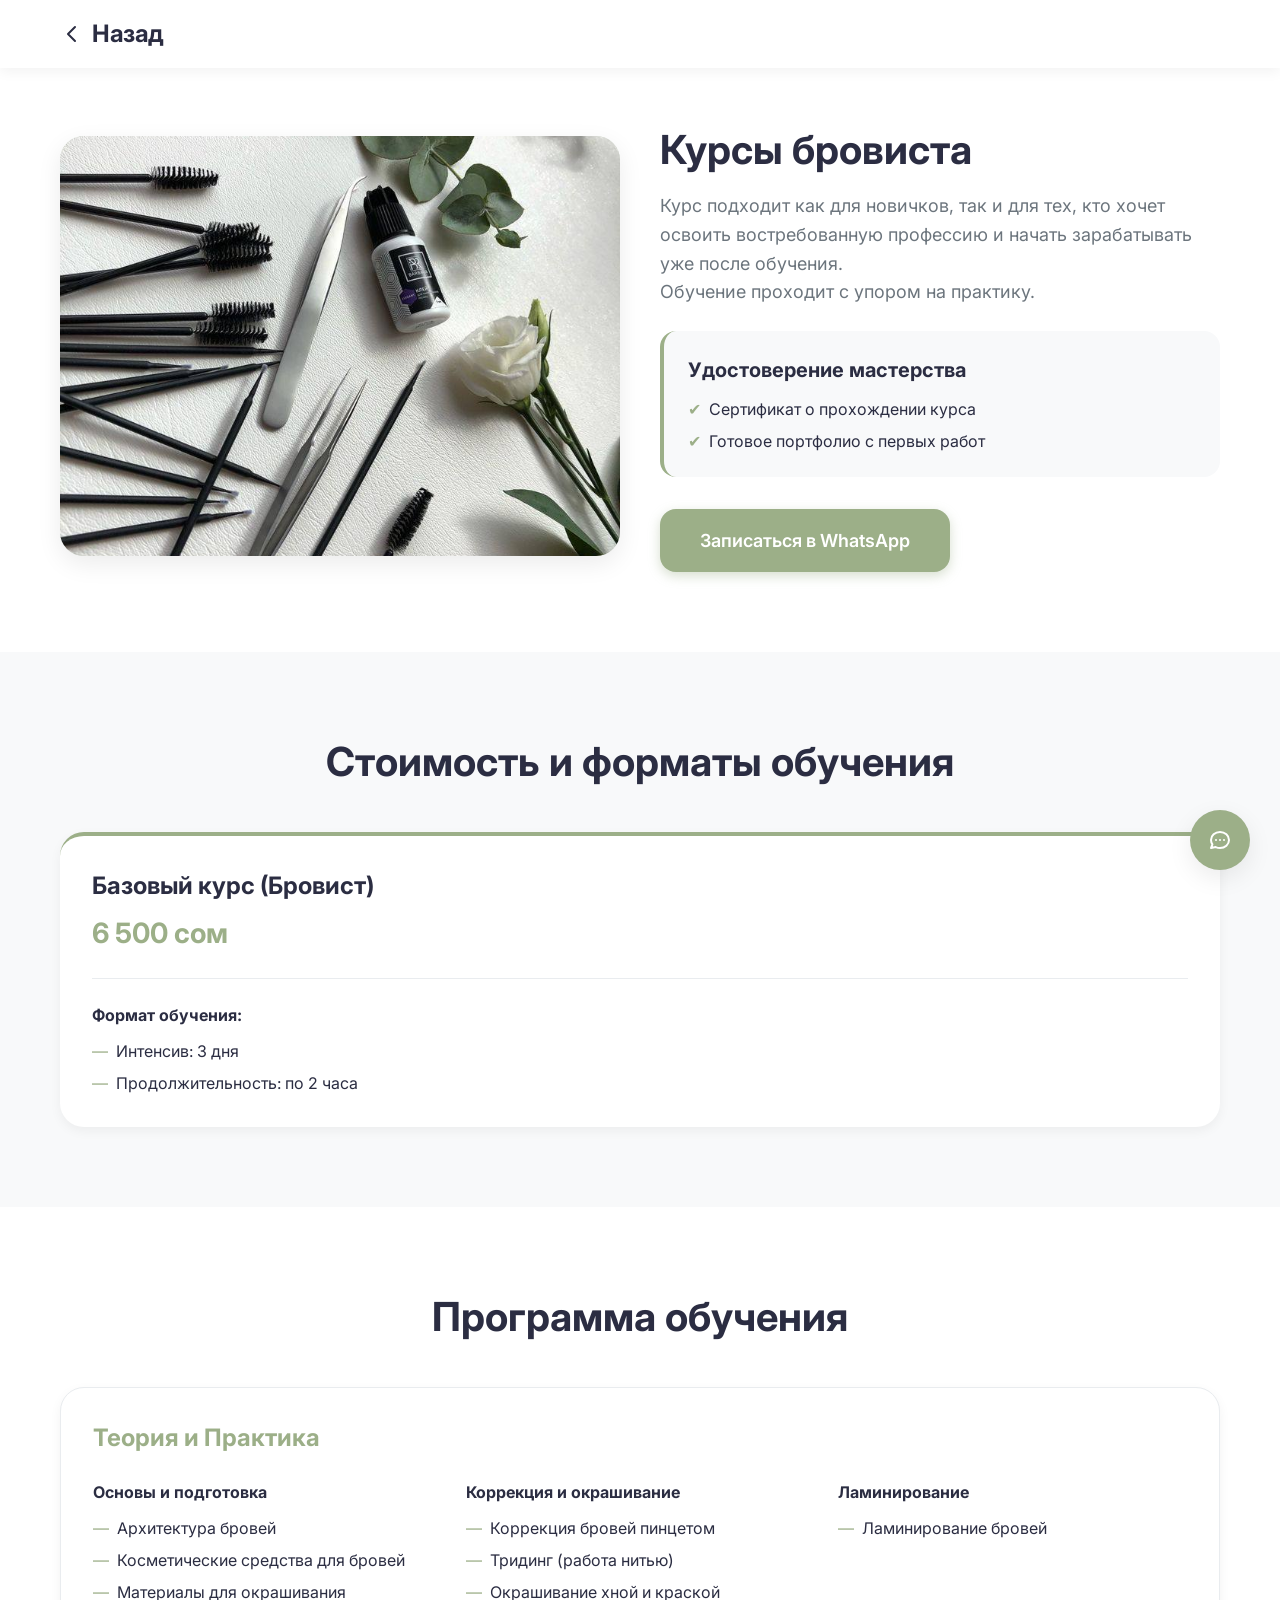
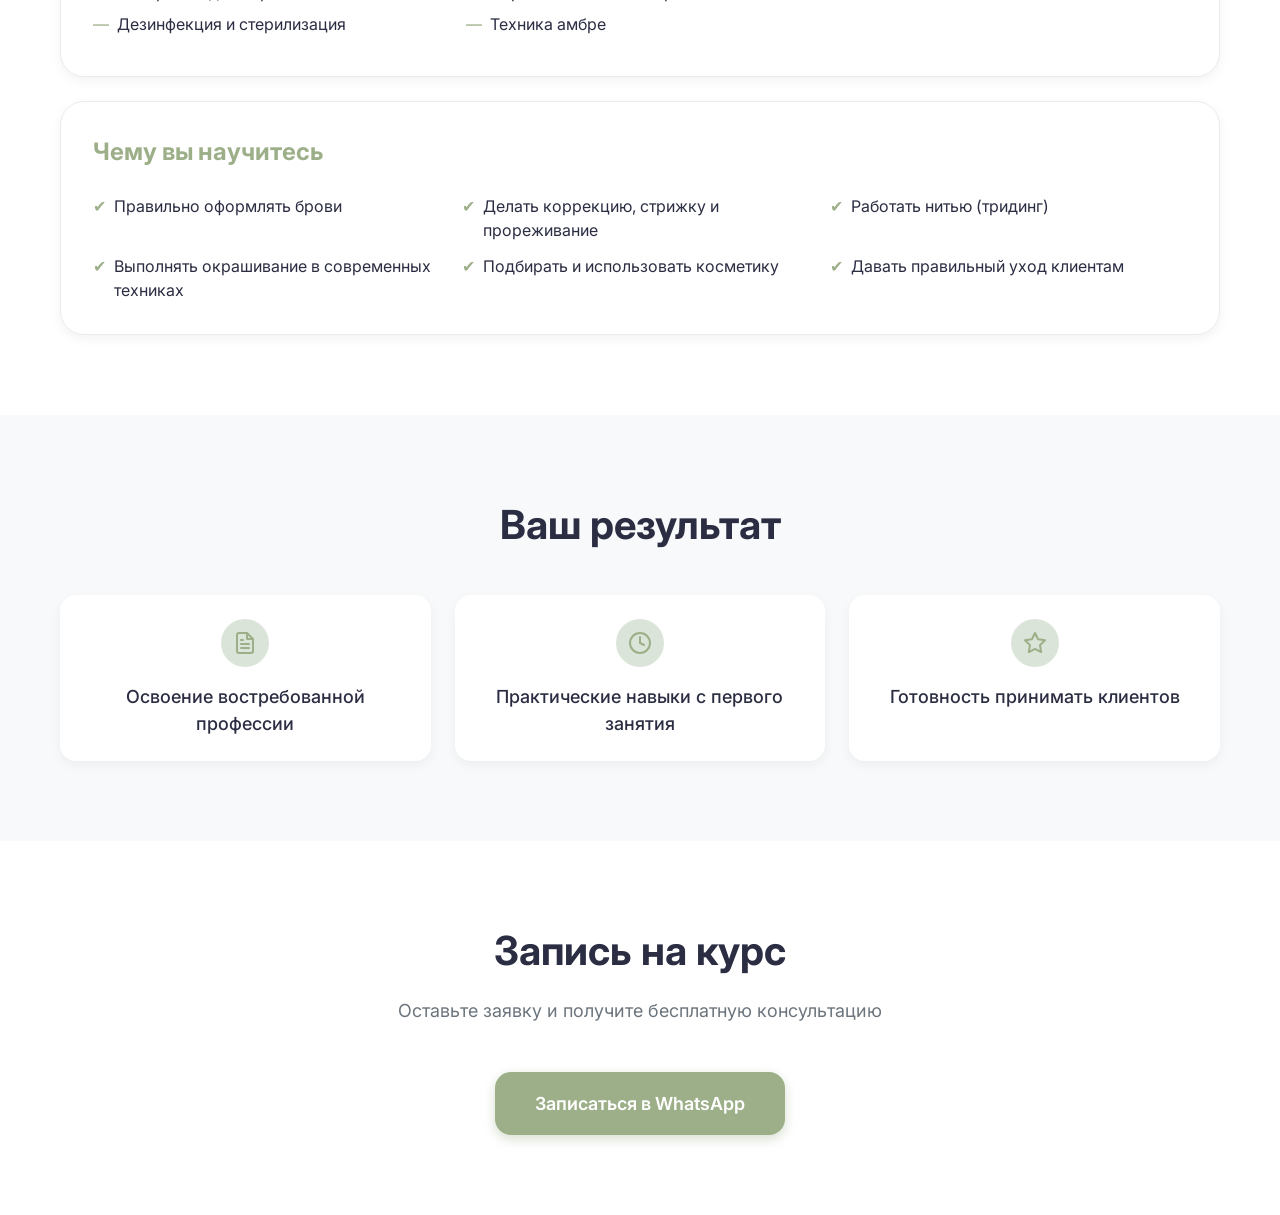
<file: courses/brows.html>
<!DOCTYPE html>
<html lang="ru">

<head>
  <meta charset="UTF-8">
  <meta name="viewport" content="width=device-width, initial-scale=1.0">
  <title>Курсы бровиста</title>
  <meta name="description" content="Курс подходит как для новичков, так и для тех, кто хочет освоить востребованную профессию и начать зарабатывать уже после обучения.">
  <link rel="stylesheet" href="../css/style.css">
  <link rel="stylesheet" href="../css/responsive.css">
</head>

<body style="background: var(--c-white);">

  <div class="fab-container">
    <div class="fab-menu">
      <a href="https://wa.me/996553381039?text=Здравствуйте! Я хочу записаться на курс бровиста."
        target="_blank" class="fab-item bg-whatsapp" data-tooltip="WhatsApp"><svg fill="#fff" width="24" height="24"
          viewBox="0 0 24 24" xmlns="http://www.w3.org/2000/svg">
          <path
            d="M17.472 14.382c-.297-.149-1.758-.867-2.03-.967-.273-.099-.471-.148-.67.15-.197.297-.767.966-.94 1.164-.173.199-.347.223-.644.075-.297-.15-1.255-.463-2.39-1.475-.883-.788-1.48-1.761-1.653-2.059-.173-.297-.018-.458.13-.606.134-.133.298-.347.446-.52.149-.174.198-.298.298-.497.099-.198.05-.371-.025-.52-.075-.149-.669-1.612-.916-2.207-.242-.579-.487-.5-.669-.51a12.8 12.8 0 0 0-.57-.01c-.198 0-.52.074-.792.372-.272.297-1.04 1.016-1.04 2.479 0 1.462 1.065 2.875 1.213 3.074.149.198 2.096 3.2 5.077 4.487.709.306 1.262.489 1.694.625.712.227 1.36.195 1.871.118.571-.085 1.758-.719 2.006-1.413.248-.694.248-1.289.173-1.413-.074-.124-.272-.198-.57-.347m-5.421 7.403h-.004a9.87 9.87 0 0 1-5.031-1.378l-.361-.214-3.741.982.998-3.648-.235-.374a9.86 9.86 0 0 1-1.51-5.26c.001-5.45 4.436-9.884 9.888-9.884 2.64 0 5.122 1.03 6.988 2.898a9.825 9.825 0 0 1 2.893 6.994c-.003 5.45-4.437 9.884-9.885 9.884m8.413-18.297A11.815 11.815 0 0 0 12.05 0C5.495 0 .16 5.335.157 11.892c0 2.096.547 4.142 1.588 5.945L.057 24l6.305-1.654a11.882 11.882 0 0 0 5.683 1.448h.005c6.554 0 11.89-5.335 11.893-11.893a11.821 11.821 0 0 0-3.48-8.413Z" />
        </svg></a>
      <a href="tel:+996700700649" class="fab-item bg-phone" data-tooltip="Позвонить"><svg fill="#fff" width="24"
          height="24" viewBox="0 0 24 24" xmlns="http://www.w3.org/2000/svg">
          <path
            d="M20.01 15.38c-1.23 0-2.42-.2-3.53-.56a.977.977 0 0 0-1.01.24l-1.57 1.97c-2.83-1.35-5.48-3.9-6.89-6.83l1.95-1.66c.27-.28.35-.67.24-1.02-.37-1.11-.56-2.3-.56-3.53 0-.54-.45-.99-.99-.99H4.19C3.65 3 3 3.24 3 3.99 3 13.28 10.73 21 20.01 21c.71 0 .99-.63.99-1.18v-3.45c0-.54-.45-.99-.99-.99z" />
        </svg></a>
      <a href="https://t.me/+996700700649" target="_blank" class="fab-item bg-telegram" data-tooltip="Telegram"><svg
          fill="#fff" width="24" height="24" viewBox="0 0 24 24" xmlns="http://www.w3.org/2000/svg">
          <path
            d="M11.944 0A12 12 0 0 0 0 12a12 12 0 0 0 12 12 12 12 0 0 0 12-12A12 12 0 0 0 12 0a12 12 0 0 0-.056 0zm4.962 7.224c.1-.002.32-.023.465.14a.506.506 0 0 1 .171.325c.016.093.036.306.02.472-.18 1.898-.962 6.502-1.36 8.627-.168.9-.499 1.201-.82 1.23-.696.065-1.225-.46-1.9-.902-1.056-.693-1.653-1.124-2.678-1.8-1.185-.78-.417-1.21.258-1.91.177-.184 3.247-2.977 3.307-3.23.007-.032.014-.15-.056-.212s-.174-.041-.249-.024c-.106.024-1.793 1.14-5.061 3.345-.48.33-.913.49-1.302.48-.428-.008-1.252-.241-1.865-.44-.752-.245-1.349-.374-1.297-.789.027-.216.325-.437.888-.662 3.498-1.524 5.83-2.529 6.998-3.014 3.332-1.386 4.025-1.627 4.476-1.635z" />
        </svg></a>
      <a href="https://instagram.com/masster.class" target="_blank" class="fab-item bg-instagram"
        data-tooltip="Instagram"><svg fill="#fff" width="24" height="24" viewBox="0 0 24 24"
          xmlns="http://www.w3.org/2000/svg">
          <path
            d="M12 2.163c3.204 0 3.584.012 4.85.07 3.252.148 4.771 1.691 4.919 4.919.058 1.265.069 1.645.069 4.849 0 3.205-.012 3.584-.069 4.849-.149 3.225-1.664 4.771-4.919 4.919-1.266.058-1.644.07-4.85.07-3.204 0-3.584-.012-4.849-.07-3.26-.149-4.771-1.699-4.919-4.92-.058-1.265-.07-1.644-.07-4.849 0-3.204.013-3.583.07-4.849.149-3.227 1.664-4.771 4.919-4.919 1.266-.057 1.645-.069 4.849-.069zM12 0C8.741 0 8.333.014 7.053.072 2.695.272.273 2.69.073 7.052.014 8.333 0 8.741 0 12c0 3.259.014 3.668.072 4.948.2 4.358 2.618 6.78 6.98 6.98C8.333 23.986 8.741 24 12 24c3.259 0 3.668-.014 4.948-.072 4.354-.2 6.782-2.618 6.979-6.98.059-1.28.073-1.689.073-4.948 0-3.259-.014-3.667-.072-4.947-.196-4.354-2.617-6.78-6.979-6.98C15.668.014 15.259 0 12 0zm0 5.838a6.162 6.162 0 1 0 0 12.324 6.162 6.162 0 0 0 0-12.324zM12 16a4 4 0 1 1 0-8 4 4 0 0 1 0 8zm6.406-11.845a1.44 1.44 0 1 0 0 2.881 1.44 1.44 0 0 0 0-2.881z" />
        </svg></a>
    </div>
    <button class="fab-button">
      <svg width="24" height="24" fill="none" stroke="currentColor" stroke-width="2" viewBox="0 0 24 24">
        <path stroke-linecap="round" stroke-linejoin="round"
          d="M8 12h.01M12 12h.01M16 12h.01M21 12c0 4.418-4.03 8-9 8a9.863 9.863 0 01-4.255-.949L3 20l1.395-3.72C3.512 15.042 3 13.574 3 12c0-4.418 4.03-8 9-8s9 3.582 9 8z">
        </path>
      </svg>
    </button>
  </div>

  <header class="header">
    <div class="container">
      <a href="../index.html" class="logo" style="display:flex; align-items:center; gap:8px;">
        <svg width="24" height="24" fill="none" stroke="currentColor" stroke-width="2" viewBox="0 0 24 24">
          <path stroke-linecap="round" stroke-linejoin="round" d="M15 19l-7-7 7-7" />
        </svg>
        Назад
      </a>
    </div>
  </header>

  <section class="section" style="padding-top: 120px;">
    <div class="container">
      <div
        style="display:grid; grid-template-columns: repeat(auto-fit, minmax(300px, 1fr)); gap: 40px; align-items:center;">
        <div
          style="border-radius: var(--radius-lg); overflow: hidden; background: var(--c-sage-light); aspect-ratio: 4/3; display: flex; align-items:center; justify-content:center; box-shadow: var(--shadow-md);">
          <img src="../img/брови_новое.jpg" style="width: 100%; height: 100%; object-fit: cover; border-radius: 12px;">
        </div>
        <div>
          <h1 style="font-size: 2.5rem; font-weight:700; margin-bottom: 12px;">Курсы бровиста</h1>
          <p style="color: var(--c-gray-text); font-size: 1.125rem; margin-bottom: 24px; line-height:1.6;">
            Курс подходит как для новичков, так и для тех, кто хочет освоить востребованную профессию и начать зарабатывать уже после обучения.<br>
            Обучение проходит с упором на практику.
          </p>
          <div
            style="background: var(--c-light-gray); padding: 24px; border-radius: var(--radius-md); margin-bottom: 32px; border-left: 4px solid var(--c-sage);">
            <h3 style="font-size: 1.25rem; font-weight: 700; margin-bottom: 12px;">Удостоверение мастерства</h3>
            <ul style="list-style: none; padding: 0; margin: 0; color: var(--c-dark-text);">
              <li style="margin-bottom: 8px; display:flex; gap:8px;"><span style="color:var(--c-sage);">✔</span> Сертификат о прохождении курса</li>
              <li style="display:flex; gap:8px;"><span style="color:var(--c-sage);">✔</span> Готовое портфолио с первых работ</li>
            </ul>
          </div>
          <a href="https://wa.me/996553381039?text=Здравствуйте! Я хочу записаться на курс бровиста."
            target="_blank" class="btn btn-primary" style="padding: 18px 40px; font-size: 1.125rem;">Записаться
            в WhatsApp</a>
        </div>
      </div>
    </div>
  </section>

  <section class="section" style="background: var(--c-light-gray);">
    <div class="container">
      <h2 class="section-title">Стоимость и форматы обучения</h2>
      <div
        style="display: grid; grid-template-columns: repeat(auto-fit, minmax(300px, 1fr)); gap: 24px; margin-top:40px;">
        
        <div
          style="background: var(--c-white); padding: 32px; border-radius: var(--radius-lg); box-shadow: var(--shadow-sm); border-top: 4px solid var(--c-sage);">
          <h3 style="font-size: 1.5rem; margin-bottom: 8px;">Базовый курс (Бровист)</h3>
          <p style="font-size: 1.75rem; font-weight: 700; color: var(--c-sage); margin-bottom: 8px;">6 500 сом</p>
          <div style="border-top: 1px solid var(--c-border); padding-top: 24px; margin-top: 24px;">
            <strong style="display:block; margin-bottom: 12px;">Формат обучения:</strong>
            <ul style="list-style: none; padding: 0; margin: 0; color: var(--c-dark-text);">
              <li style="display:flex; gap:8px; margin-bottom: 8px;"><span style="color:var(--c-sage);">—</span> Интенсив: 3 дня</li>
              <li style="display:flex; gap:8px;"><span style="color:var(--c-sage);">—</span> Продолжительность: по 2 часа</li>
            </ul>
          </div>
        </div>

      </div>
    </div>
  </section>

  <section class="section">
    <div class="container">
      <h2 class="section-title">Программа обучения</h2>

      <div style="display: grid; grid-template-columns: 1fr; gap: 24px; margin-top:40px;">
        <!-- Module 1 -->
        <div
          style="background: var(--c-white); border: 1px solid var(--c-border); padding: 32px; border-radius: var(--radius-lg); box-shadow: var(--shadow-sm);">
          <h3 style="font-size: 1.5rem; margin-bottom: 24px; color: var(--c-sage);">Теория и Практика</h3>
          
          <div style="display: grid; grid-template-columns: repeat(auto-fit, minmax(280px, 1fr)); gap: 24px;">
            <div>
              <strong style="display:block; margin-bottom:12px;">Основы и подготовка</strong>
              <div style="display:flex; gap:8px; margin-bottom:8px;"><span style="color:var(--c-sage);">—</span> Архитектура бровей</div>
              <div style="display:flex; gap:8px; margin-bottom:8px;"><span style="color:var(--c-sage);">—</span> Косметические средства для бровей</div>
              <div style="display:flex; gap:8px; margin-bottom:8px;"><span style="color:var(--c-sage);">—</span> Материалы для окрашивания</div>
              <div style="display:flex; gap:8px; margin-bottom:8px;"><span style="color:var(--c-sage);">—</span> Дезинфекция и стерилизация</div>
            </div>
            
            <div>
              <strong style="display:block; margin-bottom:12px;">Коррекция и окрашивание</strong>
              <div style="display:flex; gap:8px; margin-bottom:8px;"><span style="color:var(--c-sage);">—</span> Коррекция бровей пинцетом</div>
              <div style="display:flex; gap:8px; margin-bottom:8px;"><span style="color:var(--c-sage);">—</span> Тридинг (работа нитью)</div>
              <div style="display:flex; gap:8px; margin-bottom:8px;"><span style="color:var(--c-sage);">—</span> Окрашивание хной и краской</div>
              <div style="display:flex; gap:8px; margin-bottom:8px;"><span style="color:var(--c-sage);">—</span> Техника амбре</div>
            </div>

            <div>
              <strong style="display:block; margin-bottom:12px;">Ламинирование</strong>
              <div style="display:flex; gap:8px; margin-bottom:8px;"><span style="color:var(--c-sage);">—</span> Ламинирование бровей</div>
            </div>
          </div>
        </div>

        <!-- Module 2 -->
        <div
          style="background: var(--c-white); border: 1px solid var(--c-border); padding: 32px; border-radius: var(--radius-lg); box-shadow: var(--shadow-sm);">
          <h3 style="font-size: 1.5rem; margin-bottom: 24px; color: var(--c-sage);">Чему вы научитесь</h3>
          <div style="display: grid; grid-template-columns: repeat(auto-fit, minmax(300px, 1fr)); gap: 12px;">
            <div style="display:flex; gap:8px;"><span style="color:var(--c-sage);">✔</span> Правильно оформлять брови</div>
            <div style="display:flex; gap:8px;"><span style="color:var(--c-sage);">✔</span> Делать коррекцию, стрижку и прореживание</div>
            <div style="display:flex; gap:8px;"><span style="color:var(--c-sage);">✔</span> Работать нитью (тридинг)</div>
            <div style="display:flex; gap:8px;"><span style="color:var(--c-sage);">✔</span> Выполнять окрашивание в современных техниках</div>
            <div style="display:flex; gap:8px;"><span style="color:var(--c-sage);">✔</span> Подбирать и использовать косметику</div>
            <div style="display:flex; gap:8px;"><span style="color:var(--c-sage);">✔</span> Давать правильный уход клиентам</div>
          </div>
        </div>

      </div>
    </div>
  </section>

  <section class="section" style="background: var(--c-light-gray);">
    <div class="container">
      <h2 class="section-title">Ваш результат</h2>
      <div class="grid-cards"
        style="margin-top: 40px; display: grid; grid-template-columns: repeat(auto-fit, minmax(240px, 1fr)); gap: 24px;">
        <div
          style="background: var(--c-white); padding: 24px; border-radius: var(--radius-md); box-shadow: var(--shadow-sm); text-align:center;">
          <div
            style="width: 48px; height: 48px; background: var(--c-sage-light); border-radius: 50%; display: flex; align-items: center; justify-content: center; margin: 0 auto 16px;">
            <svg width="24" height="24" viewBox="0 0 24 24" fill="none" stroke="var(--c-sage)" stroke-width="2"
              stroke-linecap="round" stroke-linejoin="round">
              <path d="M14 2H6a2 2 0 0 0-2 2v16a2 2 0 0 0 2 2h12a2 2 0 0 0 2-2V8z"></path>
              <polyline points="14 2 14 8 20 8"></polyline>
              <line x1="16" y1="13" x2="8" y2="13"></line>
              <line x1="16" y1="17" x2="8" y2="17"></line>
              <polyline points="10 9 9 9 8 9"></polyline>
            </svg>
          </div>
          <p style="font-weight: 500; font-size: 1.125rem;">Освоение востребованной профессии</p>
        </div>
        <div
          style="background: var(--c-white); padding: 24px; border-radius: var(--radius-md); box-shadow: var(--shadow-sm); text-align:center;">
          <div
            style="width: 48px; height: 48px; background: var(--c-sage-light); border-radius: 50%; display: flex; align-items: center; justify-content: center; margin: 0 auto 16px;">
            <svg width="24" height="24" viewBox="0 0 24 24" fill="none" stroke="var(--c-sage)" stroke-width="2"
              stroke-linecap="round" stroke-linejoin="round">
              <circle cx="12" cy="12" r="10"></circle>
              <polyline points="12 6 12 12 16 14"></polyline>
            </svg>
          </div>
          <p style="font-weight: 500; font-size: 1.125rem;">Практические навыки с первого занятия</p>
        </div>
        <div
          style="background: var(--c-white); padding: 24px; border-radius: var(--radius-md); box-shadow: var(--shadow-sm); text-align:center;">
          <div
            style="width: 48px; height: 48px; background: var(--c-sage-light); border-radius: 50%; display: flex; align-items: center; justify-content: center; margin: 0 auto 16px;">
            <svg width="24" height="24" viewBox="0 0 24 24" fill="none" stroke="var(--c-sage)" stroke-width="2"
              stroke-linecap="round" stroke-linejoin="round">
              <polygon
                points="12 2 15.09 8.26 22 9.27 17 14.14 18.18 21.02 12 17.77 5.82 21.02 7 14.14 2 9.27 8.91 8.26 12 2">
              </polygon>
            </svg>
          </div>
          <p style="font-weight: 500; font-size: 1.125rem;">Готовность принимать клиентов</p>
        </div>
      </div>
    </div>
  </section>

  <section class="section text-center">
    <div class="container">
      <h2 class="section-title">Запись на курс</h2>
      <p class="section-subtitle">Оставьте заявку и получите бесплатную консультацию</p>
      <a href="https://wa.me/996553381039?text=Здравствуйте! Я хочу записаться на курс бровиста."
        target="_blank" class="btn btn-primary" style="padding: 18px 40px; font-size: 1.125rem;">Записаться в
        WhatsApp</a>
    </div>
  </section>

  <script src="../js/main.js"></script>
</body>

</html>
</file>
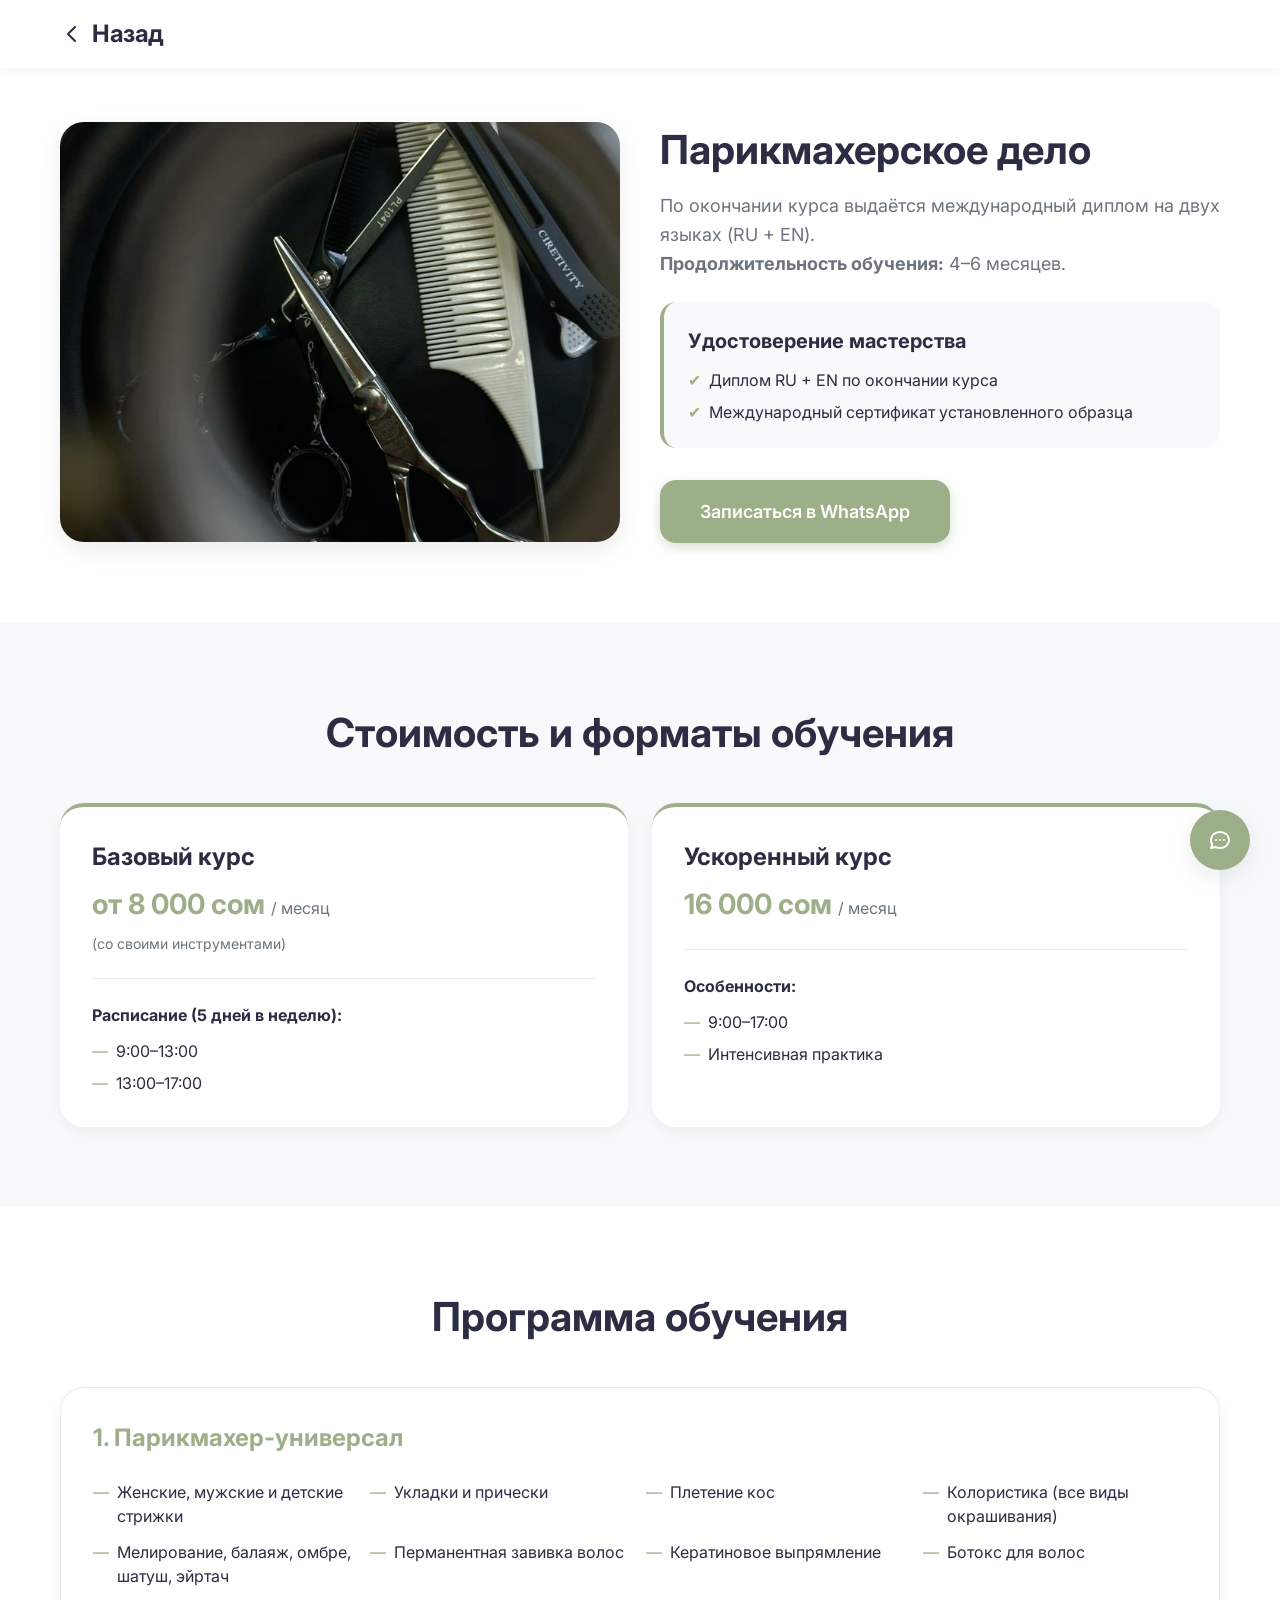
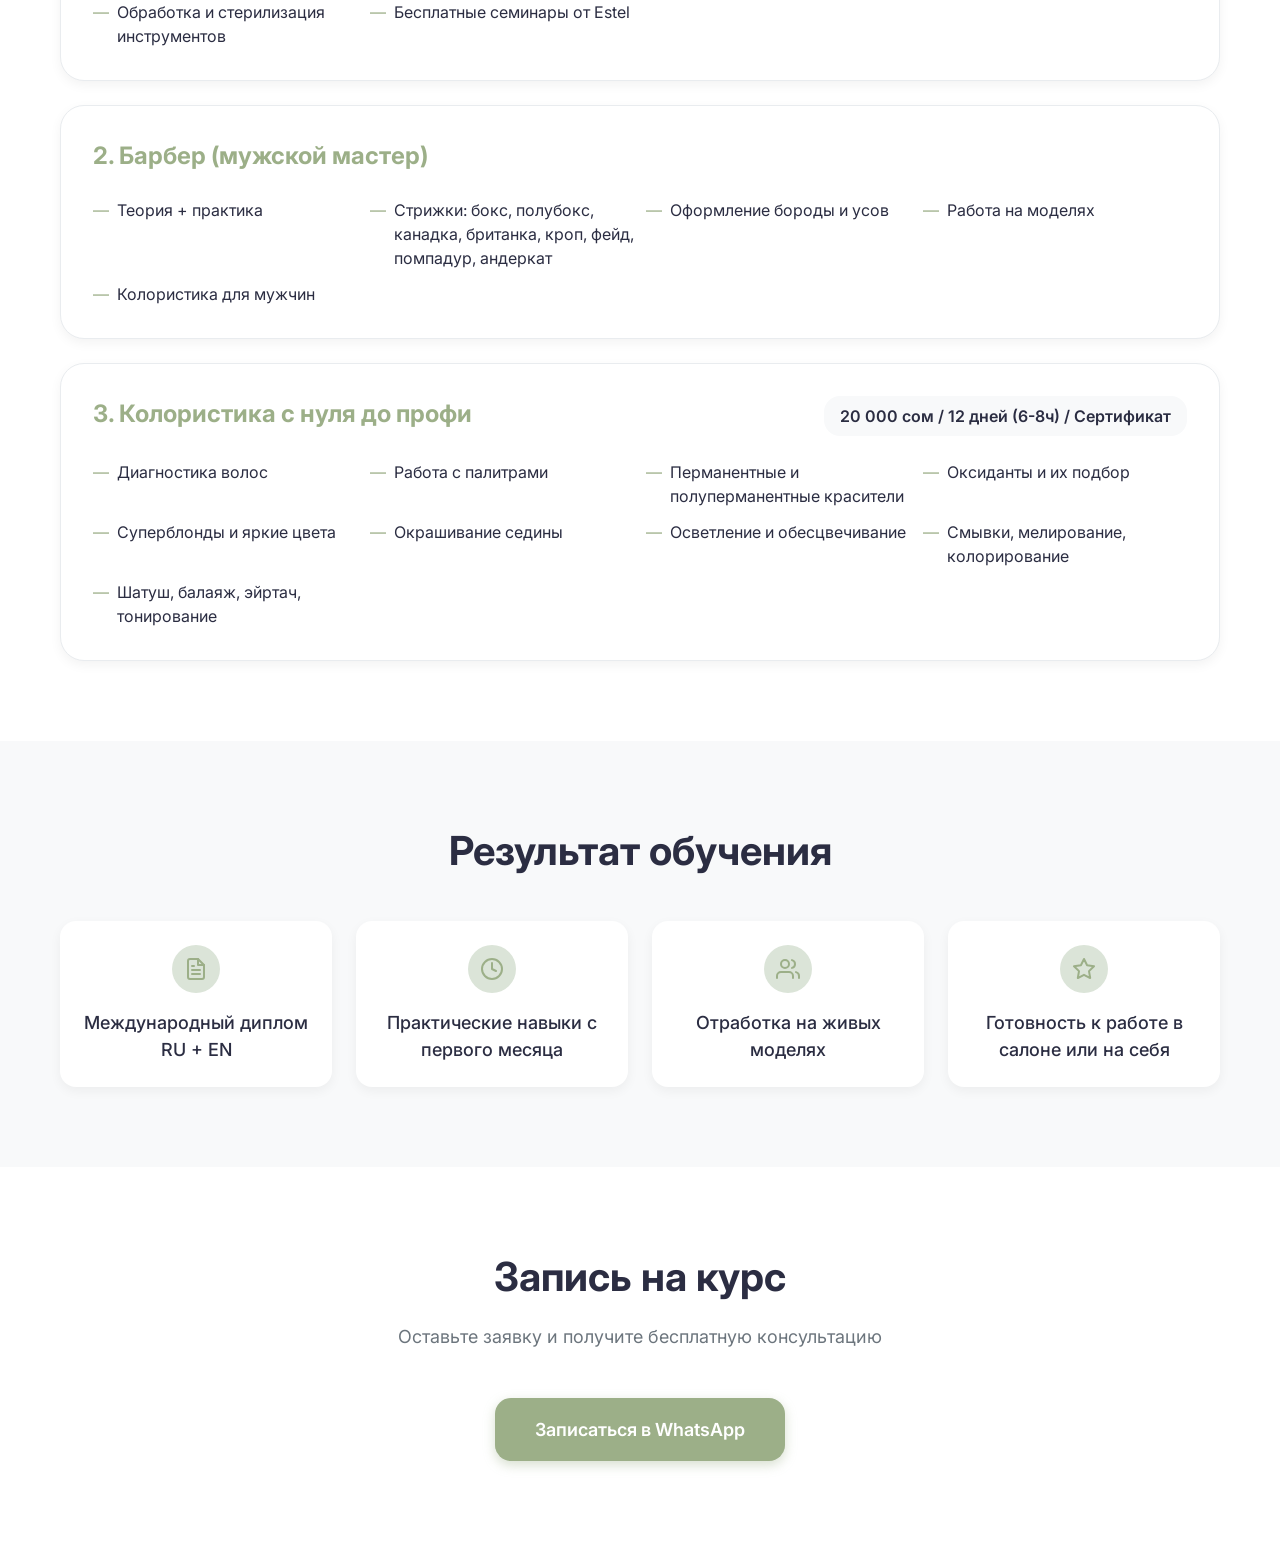
<file: courses/hair.html>
<!DOCTYPE html>
<html lang="ru">

<head>
  <meta charset="UTF-8">
  <meta name="viewport" content="width=device-width, initial-scale=1.0">
  <title>Парикмахер-универсал</title>
  <meta name="description" content="Профессия с нуля до уверенного мастера за 4–6 месяцев.">
  <link rel="stylesheet" href="../css/style.css">
  <link rel="stylesheet" href="../css/responsive.css">
</head>

<body style="background: var(--c-white);">

  <div class="fab-container">
    <div class="fab-menu">
      <a href="https://wa.me/996553381039?text=Здравствуйте! Я хочу записаться на курс Парикмахерское дело"
        target="_blank" class="fab-item bg-whatsapp" data-tooltip="WhatsApp"><svg fill="#fff" width="24" height="24"
          viewBox="0 0 24 24" xmlns="http://www.w3.org/2000/svg">
          <path
            d="M17.472 14.382c-.297-.149-1.758-.867-2.03-.967-.273-.099-.471-.148-.67.15-.197.297-.767.966-.94 1.164-.173.199-.347.223-.644.075-.297-.15-1.255-.463-2.39-1.475-.883-.788-1.48-1.761-1.653-2.059-.173-.297-.018-.458.13-.606.134-.133.298-.347.446-.52.149-.174.198-.298.298-.497.099-.198.05-.371-.025-.52-.075-.149-.669-1.612-.916-2.207-.242-.579-.487-.5-.669-.51a12.8 12.8 0 0 0-.57-.01c-.198 0-.52.074-.792.372-.272.297-1.04 1.016-1.04 2.479 0 1.462 1.065 2.875 1.213 3.074.149.198 2.096 3.2 5.077 4.487.709.306 1.262.489 1.694.625.712.227 1.36.195 1.871.118.571-.085 1.758-.719 2.006-1.413.248-.694.248-1.289.173-1.413-.074-.124-.272-.198-.57-.347m-5.421 7.403h-.004a9.87 9.87 0 0 1-5.031-1.378l-.361-.214-3.741.982.998-3.648-.235-.374a9.86 9.86 0 0 1-1.51-5.26c.001-5.45 4.436-9.884 9.888-9.884 2.64 0 5.122 1.03 6.988 2.898a9.825 9.825 0 0 1 2.893 6.994c-.003 5.45-4.437 9.884-9.885 9.884m8.413-18.297A11.815 11.815 0 0 0 12.05 0C5.495 0 .16 5.335.157 11.892c0 2.096.547 4.142 1.588 5.945L.057 24l6.305-1.654a11.882 11.882 0 0 0 5.683 1.448h.005c6.554 0 11.89-5.335 11.893-11.893a11.821 11.821 0 0 0-3.48-8.413Z" />
        </svg></a>
      <a href="tel:+996700700649" class="fab-item bg-phone" data-tooltip="Позвонить"><svg fill="#fff" width="24"
          height="24" viewBox="0 0 24 24" xmlns="http://www.w3.org/2000/svg">
          <path
            d="M20.01 15.38c-1.23 0-2.42-.2-3.53-.56a.977.977 0 0 0-1.01.24l-1.57 1.97c-2.83-1.35-5.48-3.9-6.89-6.83l1.95-1.66c.27-.28.35-.67.24-1.02-.37-1.11-.56-2.3-.56-3.53 0-.54-.45-.99-.99-.99H4.19C3.65 3 3 3.24 3 3.99 3 13.28 10.73 21 20.01 21c.71 0 .99-.63.99-1.18v-3.45c0-.54-.45-.99-.99-.99z" />
        </svg></a>
      <a href="https://t.me/+996700700649" target="_blank" class="fab-item bg-telegram" data-tooltip="Telegram"><svg
          fill="#fff" width="24" height="24" viewBox="0 0 24 24" xmlns="http://www.w3.org/2000/svg">
          <path
            d="M11.944 0A12 12 0 0 0 0 12a12 12 0 0 0 12 12 12 12 0 0 0 12-12A12 12 0 0 0 12 0a12 12 0 0 0-.056 0zm4.962 7.224c.1-.002.32-.023.465.14a.506.506 0 0 1 .171.325c.016.093.036.306.02.472-.18 1.898-.962 6.502-1.36 8.627-.168.9-.499 1.201-.82 1.23-.696.065-1.225-.46-1.9-.902-1.056-.693-1.653-1.124-2.678-1.8-1.185-.78-.417-1.21.258-1.91.177-.184 3.247-2.977 3.307-3.23.007-.032.014-.15-.056-.212s-.174-.041-.249-.024c-.106.024-1.793 1.14-5.061 3.345-.48.33-.913.49-1.302.48-.428-.008-1.252-.241-1.865-.44-.752-.245-1.349-.374-1.297-.789.027-.216.325-.437.888-.662 3.498-1.524 5.83-2.529 6.998-3.014 3.332-1.386 4.025-1.627 4.476-1.635z" />
        </svg></a>
      <a href="https://instagram.com/masster.class" target="_blank" class="fab-item bg-instagram"
        data-tooltip="Instagram"><svg fill="#fff" width="24" height="24" viewBox="0 0 24 24"
          xmlns="http://www.w3.org/2000/svg">
          <path
            d="M12 2.163c3.204 0 3.584.012 4.85.07 3.252.148 4.771 1.691 4.919 4.919.058 1.265.069 1.645.069 4.849 0 3.205-.012 3.584-.069 4.849-.149 3.225-1.664 4.771-4.919 4.919-1.266.058-1.644.07-4.85.07-3.204 0-3.584-.012-4.849-.07-3.26-.149-4.771-1.699-4.919-4.92-.058-1.265-.07-1.644-.07-4.849 0-3.204.013-3.583.07-4.849.149-3.227 1.664-4.771 4.919-4.919 1.266-.057 1.645-.069 4.849-.069zM12 0C8.741 0 8.333.014 7.053.072 2.695.272.273 2.69.073 7.052.014 8.333 0 8.741 0 12c0 3.259.014 3.668.072 4.948.2 4.358 2.618 6.78 6.98 6.98C8.333 23.986 8.741 24 12 24c3.259 0 3.668-.014 4.948-.072 4.354-.2 6.782-2.618 6.979-6.98.059-1.28.073-1.689.073-4.948 0-3.259-.014-3.667-.072-4.947-.196-4.354-2.617-6.78-6.979-6.98C15.668.014 15.259 0 12 0zm0 5.838a6.162 6.162 0 1 0 0 12.324 6.162 6.162 0 0 0 0-12.324zM12 16a4 4 0 1 1 0-8 4 4 0 0 1 0 8zm6.406-11.845a1.44 1.44 0 1 0 0 2.881 1.44 1.44 0 0 0 0-2.881z" />
        </svg></a>
    </div>
    <button class="fab-button">
      <svg width="24" height="24" fill="none" stroke="currentColor" stroke-width="2" viewBox="0 0 24 24">
        <path stroke-linecap="round" stroke-linejoin="round"
          d="M8 12h.01M12 12h.01M16 12h.01M21 12c0 4.418-4.03 8-9 8a9.863 9.863 0 01-4.255-.949L3 20l1.395-3.72C3.512 15.042 3 13.574 3 12c0-4.418 4.03-8 9-8s9 3.582 9 8z">
        </path>
      </svg>
    </button>
  </div>

  <header class="header">
    <div class="container">
      <a href="../index.html" class="logo" style="display:flex; align-items:center; gap:8px;">
        <svg width="24" height="24" fill="none" stroke="currentColor" stroke-width="2" viewBox="0 0 24 24">
          <path stroke-linecap="round" stroke-linejoin="round" d="M15 19l-7-7 7-7" />
        </svg>
        Назад
      </a>
    </div>
  </header>

  <section class="section" style="padding-top: 120px;">
    <div class="container">
      <div
        style="display:grid; grid-template-columns: repeat(auto-fit, minmax(300px, 1fr)); gap: 40px; align-items:center;">
        <div
          style="border-radius: var(--radius-lg); overflow: hidden; background: var(--c-sage-light); aspect-ratio: 4/3; display: flex; align-items:center; justify-content:center; box-shadow: var(--shadow-md);">
          <img src="../img/Без_названия.jpg" style="width: 100%; height: 100%; object-fit: cover; border-radius: 12px;">
        </div>
        <div>
          <h1 style="font-size: 2.5rem; font-weight:700; margin-bottom: 12px;">Парикмахерское дело</h1>
          <p style="color: var(--c-gray-text); font-size: 1.125rem; margin-bottom: 24px; line-height:1.6;">
            По окончании курса выдаётся международный диплом на двух языках (RU + EN).<br>
            <strong>Продолжительность обучения:</strong> 4–6 месяцев.
          </p>
          <div
            style="background: var(--c-light-gray); padding: 24px; border-radius: var(--radius-md); margin-bottom: 32px; border-left: 4px solid var(--c-sage);">
            <h3 style="font-size: 1.25rem; font-weight: 700; margin-bottom: 12px;">Удостоверение мастерства</h3>
            <ul style="list-style: none; padding: 0; margin: 0; color: var(--c-dark-text);">
              <li style="margin-bottom: 8px; display:flex; gap:8px;"><span style="color:var(--c-sage);">✔</span> Диплом
                RU + EN по окончании курса</li>
              <li style="display:flex; gap:8px;"><span style="color:var(--c-sage);">✔</span> Международный сертификат
                установленного образца</li>
            </ul>
          </div>
          <a href="https://wa.me/996553381039?text=Здравствуйте! Я хочу записаться на курс Парикмахерское дело"
            target="_blank" class="btn btn-primary" style="padding: 18px 40px; font-size: 1.125rem;">Записаться
            в WhatsApp</a>
        </div>
      </div>
    </div>
  </section>

  <section class="section" style="background: var(--c-light-gray);">
    <div class="container">
      <h2 class="section-title">Стоимость и форматы обучения</h2>
      <div
        style="display: grid; grid-template-columns: repeat(auto-fit, minmax(300px, 1fr)); gap: 24px; margin-top:40px;">
        <div
          style="background: var(--c-white); padding: 32px; border-radius: var(--radius-lg); box-shadow: var(--shadow-sm); border-top: 4px solid var(--c-sage);">
          <h3 style="font-size: 1.5rem; margin-bottom: 8px;">Базовый курс</h3>
          <p style="font-size: 1.75rem; font-weight: 700; color: var(--c-sage); margin-bottom: 8px;">от 8 000 сом <span
              style="font-size:1rem; font-weight:400; color:var(--c-gray-text);">/ месяц</span></p>
          <p style="color: var(--c-gray-text); font-size: 0.875rem; margin-bottom: 24px;">(со своими инструментами)</p>
          <div style="border-top: 1px solid var(--c-border); padding-top: 24px;">
            <strong style="display:block; margin-bottom: 12px;">Расписание (5 дней в неделю):</strong>
            <ul style="list-style: none; padding: 0; margin: 0; color: var(--c-dark-text);">
              <li style="margin-bottom: 8px; display:flex; gap:8px;"><span style="color:var(--c-sage);">—</span>
                9:00–13:00</li>
              <li style="display:flex; gap:8px;"><span style="color:var(--c-sage);">—</span> 13:00–17:00</li>
            </ul>
          </div>
        </div>
        <div
          style="background: var(--c-white); padding: 32px; border-radius: var(--radius-lg); box-shadow: var(--shadow-sm); border-top: 4px solid var(--c-sage);">
          <h3 style="font-size: 1.5rem; margin-bottom: 8px;">Ускоренный курс</h3>
          <p style="font-size: 1.75rem; font-weight: 700; color: var(--c-sage); margin-bottom: 24px;">16 000 сом <span
              style="font-size:1rem; font-weight:400; color:var(--c-gray-text);">/ месяц</span></p>
          <div style="border-top: 1px solid var(--c-border); padding-top: 24px;">
            <strong style="display:block; margin-bottom: 12px;">Особенности:</strong>
            <ul style="list-style: none; padding: 0; margin: 0; color: var(--c-dark-text);">
              <li style="margin-bottom: 8px; display:flex; gap:8px;"><span style="color:var(--c-sage);">—</span>
                9:00–17:00</li>
              <li style="display:flex; gap:8px;"><span style="color:var(--c-sage);">—</span> Интенсивная практика</li>
            </ul>
          </div>
        </div>
      </div>
    </div>
  </section>

  <section class="section">
    <div class="container">
      <h2 class="section-title">Программа обучения</h2>
      <div style="display: grid; grid-template-columns: 1fr; gap: 24px; margin-top:40px;">

        <!-- Module 1 -->
        <div
          style="background: var(--c-white); border: 1px solid var(--c-border); padding: 32px; border-radius: var(--radius-lg); box-shadow: var(--shadow-sm);">
          <h3 style="font-size: 1.5rem; margin-bottom: 24px; color: var(--c-sage);">1. Парикмахер-универсал</h3>
          <div style="display: grid; grid-template-columns: repeat(auto-fit, minmax(250px, 1fr)); gap: 12px;">
            <div style="display:flex; gap:8px;"><span style="color:var(--c-sage);">—</span> Женские, мужские и детские
              стрижки</div>
            <div style="display:flex; gap:8px;"><span style="color:var(--c-sage);">—</span> Укладки и прически</div>
            <div style="display:flex; gap:8px;"><span style="color:var(--c-sage);">—</span> Плетение кос</div>
            <div style="display:flex; gap:8px;"><span style="color:var(--c-sage);">—</span> Колористика (все виды
              окрашивания)</div>
            <div style="display:flex; gap:8px;"><span style="color:var(--c-sage);">—</span> Мелирование, балаяж, омбре,
              шатуш, эйртач</div>
            <div style="display:flex; gap:8px;"><span style="color:var(--c-sage);">—</span> Перманентная завивка волос
            </div>
            <div style="display:flex; gap:8px;"><span style="color:var(--c-sage);">—</span> Кератиновое выпрямление
            </div>
            <div style="display:flex; gap:8px;"><span style="color:var(--c-sage);">—</span> Ботокс для волос</div>
            <div style="display:flex; gap:8px;"><span style="color:var(--c-sage);">—</span> Обработка и стерилизация
              инструментов</div>
            <div style="display:flex; gap:8px;"><span style="color:var(--c-sage);">—</span> Бесплатные семинары от Estel
            </div>
          </div>
        </div>

        <!-- Module 2 -->
        <div
          style="background: var(--c-white); border: 1px solid var(--c-border); padding: 32px; border-radius: var(--radius-lg); box-shadow: var(--shadow-sm);">
          <h3 style="font-size: 1.5rem; margin-bottom: 24px; color: var(--c-sage);">2. Барбер (мужской мастер)</h3>
          <div style="display: grid; grid-template-columns: repeat(auto-fit, minmax(250px, 1fr)); gap: 12px;">
            <div style="display:flex; gap:8px;"><span style="color:var(--c-sage);">—</span> Теория + практика</div>
            <div style="display:flex; gap:8px;"><span style="color:var(--c-sage);">—</span> Стрижки: бокс, полубокс,
              канадка, британка, кроп, фейд, помпадур, андеркат</div>
            <div style="display:flex; gap:8px;"><span style="color:var(--c-sage);">—</span> Оформление бороды и усов
            </div>
            <div style="display:flex; gap:8px;"><span style="color:var(--c-sage);">—</span> Работа на моделях</div>
            <div style="display:flex; gap:8px;"><span style="color:var(--c-sage);">—</span> Колористика для мужчин</div>
          </div>
        </div>

        <!-- Module 3 -->
        <div
          style="background: var(--c-white); border: 1px solid var(--c-border); padding: 32px; border-radius: var(--radius-lg); box-shadow: var(--shadow-sm);">
          <div style="display:flex; justify-content:space-between; flex-wrap:wrap; gap:24px; margin-bottom:24px;">
            <h3 style="font-size: 1.5rem; margin:0; color: var(--c-sage);">3. Колористика с нуля до профи</h3>
            <div
              style="background:var(--c-light-gray); padding:8px 16px; border-radius:var(--radius-md); font-weight:600;">
              20 000 сом / 12 дней (6-8ч) / Сертификат</div>
          </div>
          <div style="display: grid; grid-template-columns: repeat(auto-fit, minmax(250px, 1fr)); gap: 12px;">
            <div style="display:flex; gap:8px;"><span style="color:var(--c-sage);">—</span> Диагностика волос</div>
            <div style="display:flex; gap:8px;"><span style="color:var(--c-sage);">—</span> Работа с палитрами</div>
            <div style="display:flex; gap:8px;"><span style="color:var(--c-sage);">—</span> Перманентные и
              полуперманентные красители</div>
            <div style="display:flex; gap:8px;"><span style="color:var(--c-sage);">—</span> Оксиданты и их подбор</div>
            <div style="display:flex; gap:8px;"><span style="color:var(--c-sage);">—</span> Суперблонды и яркие цвета
            </div>
            <div style="display:flex; gap:8px;"><span style="color:var(--c-sage);">—</span> Окрашивание седины</div>
            <div style="display:flex; gap:8px;"><span style="color:var(--c-sage);">—</span> Осветление и обесцвечивание
            </div>
            <div style="display:flex; gap:8px;"><span style="color:var(--c-sage);">—</span> Смывки, мелирование,
              колорирование</div>
            <div style="display:flex; gap:8px;"><span style="color:var(--c-sage);">—</span> Шатуш, балаяж, эйртач,
              тонирование</div>
          </div>
        </div>

      </div>
    </div>
  </section>

  <section class="section" style="background: var(--c-light-gray);">
    <div class="container">
      <h2 class="section-title">Результат обучения</h2>
      <div class="grid-cards"
        style="margin-top: 40px; display: grid; grid-template-columns: repeat(auto-fit, minmax(240px, 1fr)); gap: 24px;">
        <div
          style="background: var(--c-white); padding: 24px; border-radius: var(--radius-md); box-shadow: var(--shadow-sm); text-align:center;">
          <div
            style="width: 48px; height: 48px; background: var(--c-sage-light); border-radius: 50%; display: flex; align-items: center; justify-content: center; margin: 0 auto 16px;">
            <svg width="24" height="24" viewBox="0 0 24 24" fill="none" stroke="var(--c-sage)" stroke-width="2"
              stroke-linecap="round" stroke-linejoin="round">
              <path d="M14 2H6a2 2 0 0 0-2 2v16a2 2 0 0 0 2 2h12a2 2 0 0 0 2-2V8z"></path>
              <polyline points="14 2 14 8 20 8"></polyline>
              <line x1="16" y1="13" x2="8" y2="13"></line>
              <line x1="16" y1="17" x2="8" y2="17"></line>
              <polyline points="10 9 9 9 8 9"></polyline>
            </svg>
          </div>
          <p style="font-weight: 500; font-size: 1.125rem;">Международный диплом RU + EN</p>
        </div>
        <div
          style="background: var(--c-white); padding: 24px; border-radius: var(--radius-md); box-shadow: var(--shadow-sm); text-align:center;">
          <div
            style="width: 48px; height: 48px; background: var(--c-sage-light); border-radius: 50%; display: flex; align-items: center; justify-content: center; margin: 0 auto 16px;">
            <svg width="24" height="24" viewBox="0 0 24 24" fill="none" stroke="var(--c-sage)" stroke-width="2"
              stroke-linecap="round" stroke-linejoin="round">
              <circle cx="12" cy="12" r="10"></circle>
              <polyline points="12 6 12 12 16 14"></polyline>
            </svg>
          </div>
          <p style="font-weight: 500; font-size: 1.125rem;">Практические навыки с первого месяца</p>
        </div>
        <div
          style="background: var(--c-white); padding: 24px; border-radius: var(--radius-md); box-shadow: var(--shadow-sm); text-align:center;">
          <div
            style="width: 48px; height: 48px; background: var(--c-sage-light); border-radius: 50%; display: flex; align-items: center; justify-content: center; margin: 0 auto 16px;">
            <svg width="24" height="24" viewBox="0 0 24 24" fill="none" stroke="var(--c-sage)" stroke-width="2"
              stroke-linecap="round" stroke-linejoin="round">
              <path d="M17 21v-2a4 4 0 0 0-4-4H5a4 4 0 0 0-4 4v2"></path>
              <circle cx="9" cy="7" r="4"></circle>
              <path d="M23 21v-2a4 4 0 0 0-3-3.87"></path>
              <path d="M16 3.13a4 4 0 0 1 0 7.75"></path>
            </svg>
          </div>
          <p style="font-weight: 500; font-size: 1.125rem;">Отработка на живых моделях</p>
        </div>
        <div
          style="background: var(--c-white); padding: 24px; border-radius: var(--radius-md); box-shadow: var(--shadow-sm); text-align:center;">
          <div
            style="width: 48px; height: 48px; background: var(--c-sage-light); border-radius: 50%; display: flex; align-items: center; justify-content: center; margin: 0 auto 16px;">
            <svg width="24" height="24" viewBox="0 0 24 24" fill="none" stroke="var(--c-sage)" stroke-width="2"
              stroke-linecap="round" stroke-linejoin="round">
              <polygon
                points="12 2 15.09 8.26 22 9.27 17 14.14 18.18 21.02 12 17.77 5.82 21.02 7 14.14 2 9.27 8.91 8.26 12 2">
              </polygon>
            </svg>
          </div>
          <p style="font-weight: 500; font-size: 1.125rem;">Готовность к работе в салоне или на себя</p>
        </div>
      </div>
    </div>
  </section>

  <section class="section text-center">
    <div class="container">
      <h2 class="section-title">Запись на курс</h2>
      <p class="section-subtitle">Оставьте заявку и получите бесплатную консультацию</p>
      <a href="https://wa.me/996553381039?text=Здравствуйте! Я хочу записаться на курс Парикмахерское дело"
        target="_blank" class="btn btn-primary" style="padding: 18px 40px; font-size: 1.125rem;">Записаться в
        WhatsApp</a>
    </div>
  </section>




  <script src="../js/main.js"></script>
</body>

</html>
</file>
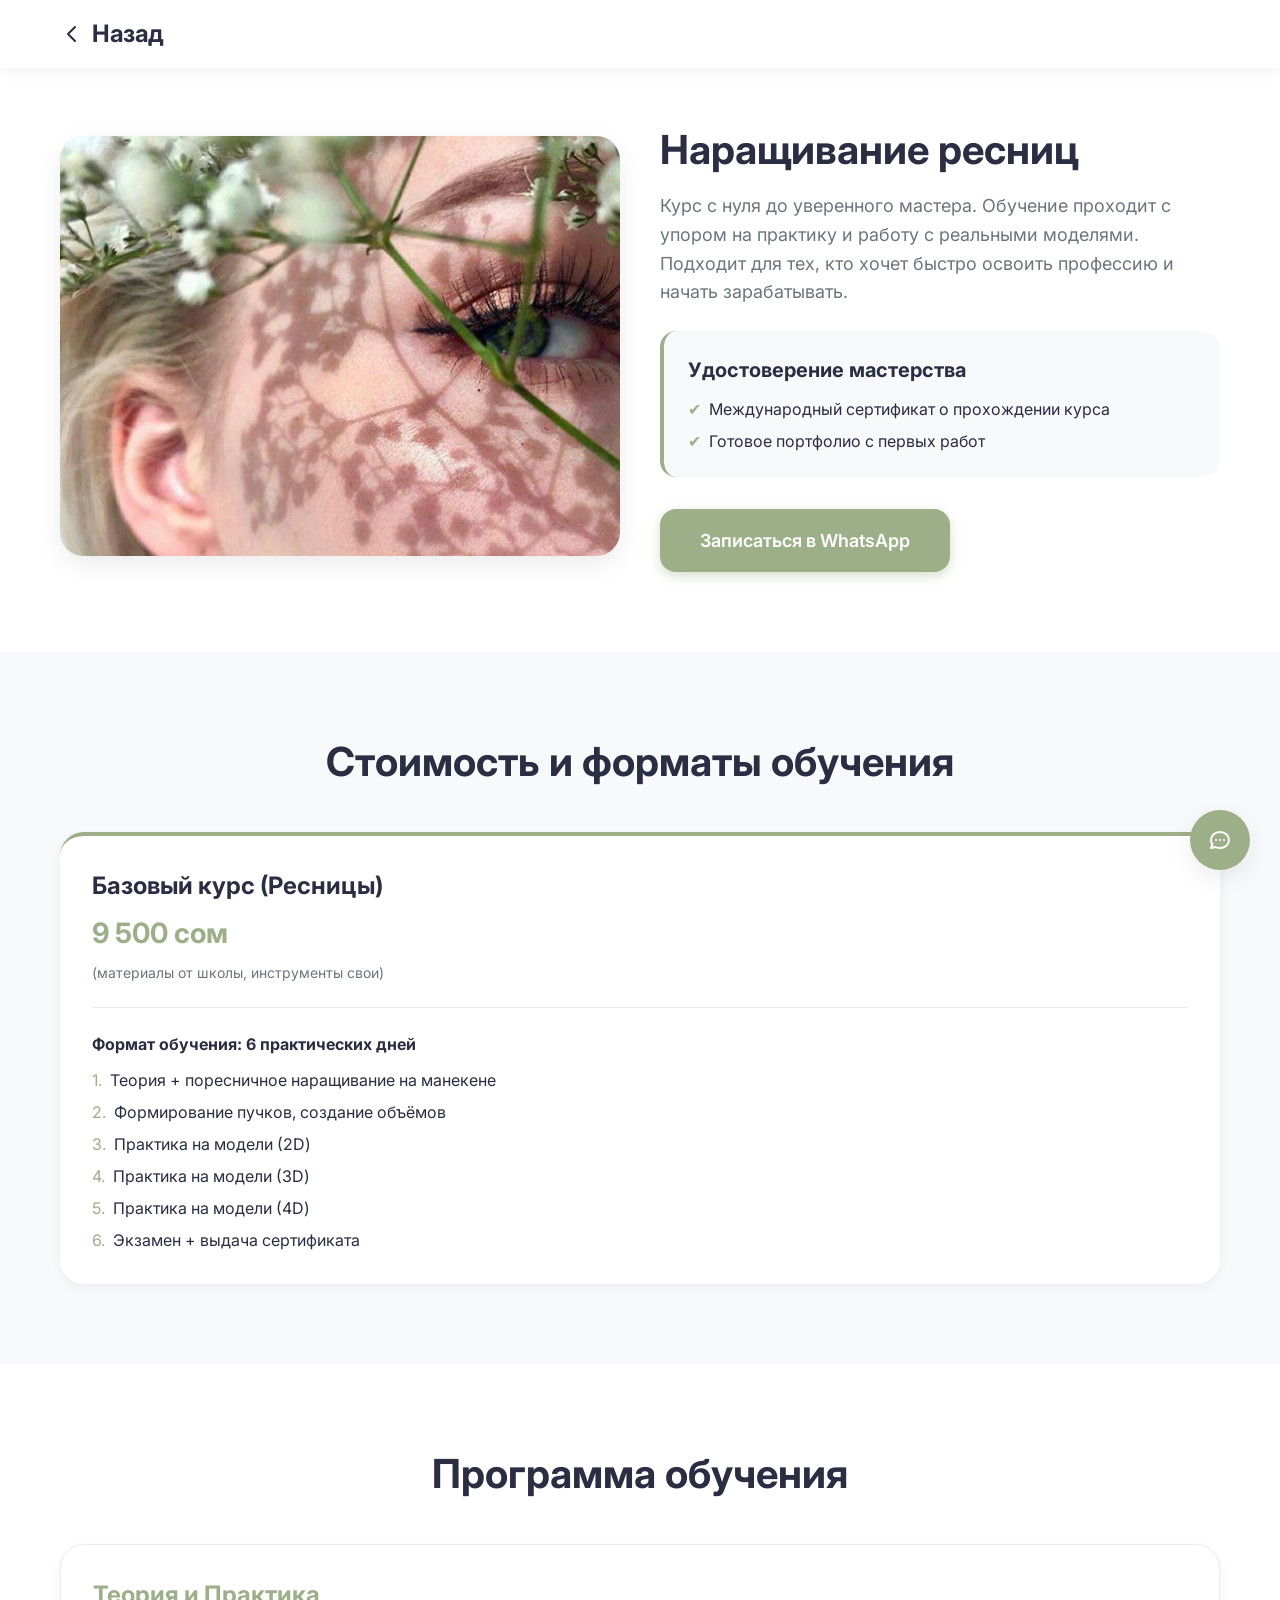
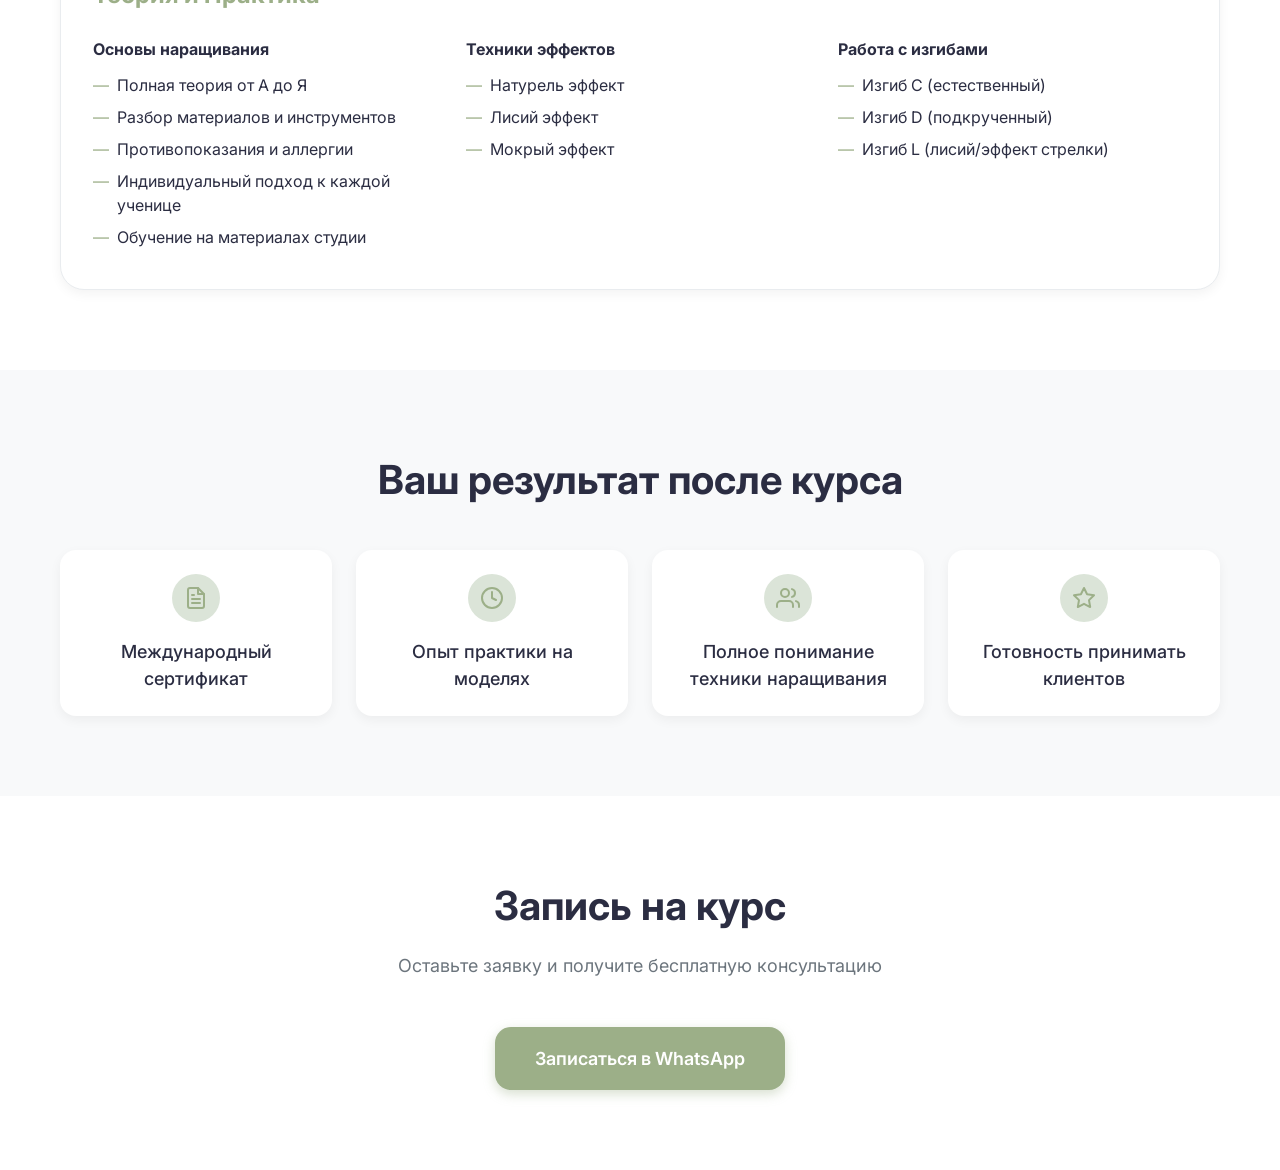
<file: courses/lashes.html>
<!DOCTYPE html>
<html lang="ru">

<head>
  <meta charset="UTF-8">
  <meta name="viewport" content="width=device-width, initial-scale=1.0">
  <title>Наращивание ресниц</title>
  <meta name="description" content="Курс с нуля до уверенного мастера. Обучение проходит с упором на практику и работу с реальными моделями. Подходит для тех, кто хочет быстро освоить профессию.">
  <link rel="stylesheet" href="../css/style.css">
  <link rel="stylesheet" href="../css/responsive.css">
</head>

<body style="background: var(--c-white);">

  <div class="fab-container">
    <div class="fab-menu">
      <a href="https://wa.me/996553381039?text=Здравствуйте! Я хочу записаться на курс наращивания ресниц."
        target="_blank" class="fab-item bg-whatsapp" data-tooltip="WhatsApp"><svg fill="#fff" width="24" height="24"
          viewBox="0 0 24 24" xmlns="http://www.w3.org/2000/svg">
          <path
            d="M17.472 14.382c-.297-.149-1.758-.867-2.03-.967-.273-.099-.471-.148-.67.15-.197.297-.767.966-.94 1.164-.173.199-.347.223-.644.075-.297-.15-1.255-.463-2.39-1.475-.883-.788-1.48-1.761-1.653-2.059-.173-.297-.018-.458.13-.606.134-.133.298-.347.446-.52.149-.174.198-.298.298-.497.099-.198.05-.371-.025-.52-.075-.149-.669-1.612-.916-2.207-.242-.579-.487-.5-.669-.51a12.8 12.8 0 0 0-.57-.01c-.198 0-.52.074-.792.372-.272.297-1.04 1.016-1.04 2.479 0 1.462 1.065 2.875 1.213 3.074.149.198 2.096 3.2 5.077 4.487.709.306 1.262.489 1.694.625.712.227 1.36.195 1.871.118.571-.085 1.758-.719 2.006-1.413.248-.694.248-1.289.173-1.413-.074-.124-.272-.198-.57-.347m-5.421 7.403h-.004a9.87 9.87 0 0 1-5.031-1.378l-.361-.214-3.741.982.998-3.648-.235-.374a9.86 9.86 0 0 1-1.51-5.26c.001-5.45 4.436-9.884 9.888-9.884 2.64 0 5.122 1.03 6.988 2.898a9.825 9.825 0 0 1 2.893 6.994c-.003 5.45-4.437 9.884-9.885 9.884m8.413-18.297A11.815 11.815 0 0 0 12.05 0C5.495 0 .16 5.335.157 11.892c0 2.096.547 4.142 1.588 5.945L.057 24l6.305-1.654a11.882 11.882 0 0 0 5.683 1.448h.005c6.554 0 11.89-5.335 11.893-11.893a11.821 11.821 0 0 0-3.48-8.413Z" />
        </svg></a>
      <a href="tel:+996700700649" class="fab-item bg-phone" data-tooltip="Позвонить"><svg fill="#fff" width="24"
          height="24" viewBox="0 0 24 24" xmlns="http://www.w3.org/2000/svg">
          <path
            d="M20.01 15.38c-1.23 0-2.42-.2-3.53-.56a.977.977 0 0 0-1.01.24l-1.57 1.97c-2.83-1.35-5.48-3.9-6.89-6.83l1.95-1.66c.27-.28.35-.67.24-1.02-.37-1.11-.56-2.3-.56-3.53 0-.54-.45-.99-.99-.99H4.19C3.65 3 3 3.24 3 3.99 3 13.28 10.73 21 20.01 21c.71 0 .99-.63.99-1.18v-3.45c0-.54-.45-.99-.99-.99z" />
        </svg></a>
      <a href="https://t.me/+996700700649" target="_blank" class="fab-item bg-telegram" data-tooltip="Telegram"><svg
          fill="#fff" width="24" height="24" viewBox="0 0 24 24" xmlns="http://www.w3.org/2000/svg">
          <path
            d="M11.944 0A12 12 0 0 0 0 12a12 12 0 0 0 12 12 12 12 0 0 0 12-12A12 12 0 0 0 12 0a12 12 0 0 0-.056 0zm4.962 7.224c.1-.002.32-.023.465.14a.506.506 0 0 1 .171.325c.016.093.036.306.02.472-.18 1.898-.962 6.502-1.36 8.627-.168.9-.499 1.201-.82 1.23-.696.065-1.225-.46-1.9-.902-1.056-.693-1.653-1.124-2.678-1.8-1.185-.78-.417-1.21.258-1.91.177-.184 3.247-2.977 3.307-3.23.007-.032.014-.15-.056-.212s-.174-.041-.249-.024c-.106.024-1.793 1.14-5.061 3.345-.48.33-.913.49-1.302.48-.428-.008-1.252-.241-1.865-.44-.752-.245-1.349-.374-1.297-.789.027-.216.325-.437.888-.662 3.498-1.524 5.83-2.529 6.998-3.014 3.332-1.386 4.025-1.627 4.476-1.635z" />
        </svg></a>
      <a href="https://instagram.com/masster.class" target="_blank" class="fab-item bg-instagram"
        data-tooltip="Instagram"><svg fill="#fff" width="24" height="24" viewBox="0 0 24 24"
          xmlns="http://www.w3.org/2000/svg">
          <path
            d="M12 2.163c3.204 0 3.584.012 4.85.07 3.252.148 4.771 1.691 4.919 4.919.058 1.265.069 1.645.069 4.849 0 3.205-.012 3.584-.069 4.849-.149 3.225-1.664 4.771-4.919 4.919-1.266.058-1.644.07-4.85.07-3.204 0-3.584-.012-4.849-.07-3.26-.149-4.771-1.699-4.919-4.92-.058-1.265-.07-1.644-.07-4.849 0-3.204.013-3.583.07-4.849.149-3.227 1.664-4.771 4.919-4.919 1.266-.057 1.645-.069 4.849-.069zM12 0C8.741 0 8.333.014 7.053.072 2.695.272.273 2.69.073 7.052.014 8.333 0 8.741 0 12c0 3.259.014 3.668.072 4.948.2 4.358 2.618 6.78 6.98 6.98C8.333 23.986 8.741 24 12 24c3.259 0 3.668-.014 4.948-.072 4.354-.2 6.782-2.618 6.979-6.98.059-1.28.073-1.689.073-4.948 0-3.259-.014-3.667-.072-4.947-.196-4.354-2.617-6.78-6.979-6.98C15.668.014 15.259 0 12 0zm0 5.838a6.162 6.162 0 1 0 0 12.324 6.162 6.162 0 0 0 0-12.324zM12 16a4 4 0 1 1 0-8 4 4 0 0 1 0 8zm6.406-11.845a1.44 1.44 0 1 0 0 2.881 1.44 1.44 0 0 0 0-2.881z" />
        </svg></a>
    </div>
    <button class="fab-button">
      <svg width="24" height="24" fill="none" stroke="currentColor" stroke-width="2" viewBox="0 0 24 24">
        <path stroke-linecap="round" stroke-linejoin="round"
          d="M8 12h.01M12 12h.01M16 12h.01M21 12c0 4.418-4.03 8-9 8a9.863 9.863 0 01-4.255-.949L3 20l1.395-3.72C3.512 15.042 3 13.574 3 12c0-4.418 4.03-8 9-8s9 3.582 9 8z">
        </path>
      </svg>
    </button>
  </div>

  <header class="header">
    <div class="container">
      <a href="../index.html" class="logo" style="display:flex; align-items:center; gap:8px;">
        <svg width="24" height="24" fill="none" stroke="currentColor" stroke-width="2" viewBox="0 0 24 24">
          <path stroke-linecap="round" stroke-linejoin="round" d="M15 19l-7-7 7-7" />
        </svg>
        Назад
      </a>
    </div>
  </header>

  <section class="section" style="padding-top: 120px;">
    <div class="container">
      <div
        style="display:grid; grid-template-columns: repeat(auto-fit, minmax(300px, 1fr)); gap: 40px; align-items:center;">
        <div
          style="border-radius: var(--radius-lg); overflow: hidden; background: var(--c-sage-light); aspect-ratio: 4/3; display: flex; align-items:center; justify-content:center; box-shadow: var(--shadow-md);">
          <img src="../img/ресницы_новое_2.jpg" style="width: 100%; height: 100%; object-fit: cover; border-radius: 12px;">
        </div>
        <div>
          <h1 style="font-size: 2.5rem; font-weight:700; margin-bottom: 12px;">Наращивание ресниц</h1>
          <p style="color: var(--c-gray-text); font-size: 1.125rem; margin-bottom: 24px; line-height:1.6;">
            Курс с нуля до уверенного мастера. Обучение проходит с упором на практику и работу с реальными моделями.<br>
            Подходит для тех, кто хочет быстро освоить профессию и начать зарабатывать.
          </p>
          <div
            style="background: var(--c-light-gray); padding: 24px; border-radius: var(--radius-md); margin-bottom: 32px; border-left: 4px solid var(--c-sage);">
            <h3 style="font-size: 1.25rem; font-weight: 700; margin-bottom: 12px;">Удостоверение мастерства</h3>
            <ul style="list-style: none; padding: 0; margin: 0; color: var(--c-dark-text);">
              <li style="margin-bottom: 8px; display:flex; gap:8px;"><span style="color:var(--c-sage);">✔</span> Международный сертификат о прохождении курса</li>
              <li style="display:flex; gap:8px;"><span style="color:var(--c-sage);">✔</span> Готовое портфолио с первых работ</li>
            </ul>
          </div>
          <a href="https://wa.me/996553381039?text=Здравствуйте! Я хочу записаться на курс наращивания ресниц."
            target="_blank" class="btn btn-primary" style="padding: 18px 40px; font-size: 1.125rem;">Записаться
            в WhatsApp</a>
        </div>
      </div>
    </div>
  </section>

  <section class="section" style="background: var(--c-light-gray);">
    <div class="container">
      <h2 class="section-title">Стоимость и форматы обучения</h2>
      <div
        style="display: grid; grid-template-columns: repeat(auto-fit, minmax(300px, 1fr)); gap: 24px; margin-top:40px;">
        
        <div
          style="background: var(--c-white); padding: 32px; border-radius: var(--radius-lg); box-shadow: var(--shadow-sm); border-top: 4px solid var(--c-sage);">
          <h3 style="font-size: 1.5rem; margin-bottom: 8px;">Базовый курс (Ресницы)</h3>
          <p style="font-size: 1.75rem; font-weight: 700; color: var(--c-sage); margin-bottom: 8px;">9 500 сом</p>
          <p style="color: var(--c-gray-text); font-size: 0.875rem; margin-bottom: 24px;">(материалы от школы, инструменты свои)</p>
          
          <div style="border-top: 1px solid var(--c-border); padding-top: 24px; margin-top: 24px;">
            <strong style="display:block; margin-bottom: 12px;">Формат обучения: 6 практических дней</strong>
            <ul style="list-style: none; padding: 0; margin: 0; color: var(--c-dark-text);">
              <li style="display:flex; gap:8px; margin-bottom: 8px;"><span style="color:var(--c-sage);">1.</span> Теория + поресничное наращивание на манекене</li>
              <li style="display:flex; gap:8px; margin-bottom: 8px;"><span style="color:var(--c-sage);">2.</span> Формирование пучков, создание объёмов</li>
              <li style="display:flex; gap:8px; margin-bottom: 8px;"><span style="color:var(--c-sage);">3.</span> Практика на модели (2D)</li>
              <li style="display:flex; gap:8px; margin-bottom: 8px;"><span style="color:var(--c-sage);">4.</span> Практика на модели (3D)</li>
              <li style="display:flex; gap:8px; margin-bottom: 8px;"><span style="color:var(--c-sage);">5.</span> Практика на модели (4D)</li>
              <li style="display:flex; gap:8px;"><span style="color:var(--c-sage);">6.</span> Экзамен + выдача сертификата</li>
            </ul>
          </div>
        </div>

      </div>
    </div>
  </section>

  <section class="section">
    <div class="container">
      <h2 class="section-title">Программа обучения</h2>

      <div style="display: grid; grid-template-columns: 1fr; gap: 24px; margin-top:40px;">
        <!-- Module 1 -->
        <div
          style="background: var(--c-white); border: 1px solid var(--c-border); padding: 32px; border-radius: var(--radius-lg); box-shadow: var(--shadow-sm);">
          <h3 style="font-size: 1.5rem; margin-bottom: 24px; color: var(--c-sage);">Теория и Практика</h3>
          
          <div style="display: grid; grid-template-columns: repeat(auto-fit, minmax(280px, 1fr)); gap: 24px;">
            <div>
              <strong style="display:block; margin-bottom:12px;">Основы наращивания</strong>
              <div style="display:flex; gap:8px; margin-bottom:8px;"><span style="color:var(--c-sage);">—</span> Полная теория от А до Я</div>
              <div style="display:flex; gap:8px; margin-bottom:8px;"><span style="color:var(--c-sage);">—</span> Разбор материалов и инструментов</div>
              <div style="display:flex; gap:8px; margin-bottom:8px;"><span style="color:var(--c-sage);">—</span> Противопоказания и аллергии</div>
              <div style="display:flex; gap:8px; margin-bottom:8px;"><span style="color:var(--c-sage);">—</span> Индивидуальный подход к каждой ученице</div>
              <div style="display:flex; gap:8px; margin-bottom:8px;"><span style="color:var(--c-sage);">—</span> Обучение на материалах студии</div>
            </div>
            
            <div>
              <strong style="display:block; margin-bottom:12px;">Техники эффектов</strong>
              <div style="display:flex; gap:8px; margin-bottom:8px;"><span style="color:var(--c-sage);">—</span> Натурель эффект</div>
              <div style="display:flex; gap:8px; margin-bottom:8px;"><span style="color:var(--c-sage);">—</span> Лисий эффект</div>
              <div style="display:flex; gap:8px; margin-bottom:8px;"><span style="color:var(--c-sage);">—</span> Мокрый эффект</div>
            </div>

            <div>
              <strong style="display:block; margin-bottom:12px;">Работа с изгибами</strong>
              <div style="display:flex; gap:8px; margin-bottom:8px;"><span style="color:var(--c-sage);">—</span> Изгиб C (естественный)</div>
              <div style="display:flex; gap:8px; margin-bottom:8px;"><span style="color:var(--c-sage);">—</span> Изгиб D (подкрученный)</div>
              <div style="display:flex; gap:8px; margin-bottom:8px;"><span style="color:var(--c-sage);">—</span> Изгиб L (лисий/эффект стрелки)</div>
            </div>
          </div>
        </div>

      </div>
    </div>
  </section>

  <section class="section" style="background: var(--c-light-gray);">
    <div class="container">
      <h2 class="section-title">Ваш результат после курса</h2>
      <div class="grid-cards"
        style="margin-top: 40px; display: grid; grid-template-columns: repeat(auto-fit, minmax(240px, 1fr)); gap: 24px;">
        <div
          style="background: var(--c-white); padding: 24px; border-radius: var(--radius-md); box-shadow: var(--shadow-sm); text-align:center;">
          <div
            style="width: 48px; height: 48px; background: var(--c-sage-light); border-radius: 50%; display: flex; align-items: center; justify-content: center; margin: 0 auto 16px;">
            <svg width="24" height="24" viewBox="0 0 24 24" fill="none" stroke="var(--c-sage)" stroke-width="2"
              stroke-linecap="round" stroke-linejoin="round">
              <path d="M14 2H6a2 2 0 0 0-2 2v16a2 2 0 0 0 2 2h12a2 2 0 0 0 2-2V8z"></path>
              <polyline points="14 2 14 8 20 8"></polyline>
              <line x1="16" y1="13" x2="8" y2="13"></line>
              <line x1="16" y1="17" x2="8" y2="17"></line>
              <polyline points="10 9 9 9 8 9"></polyline>
            </svg>
          </div>
          <p style="font-weight: 500; font-size: 1.125rem;">Международный сертификат</p>
        </div>
        <div
          style="background: var(--c-white); padding: 24px; border-radius: var(--radius-md); box-shadow: var(--shadow-sm); text-align:center;">
          <div
            style="width: 48px; height: 48px; background: var(--c-sage-light); border-radius: 50%; display: flex; align-items: center; justify-content: center; margin: 0 auto 16px;">
            <svg width="24" height="24" viewBox="0 0 24 24" fill="none" stroke="var(--c-sage)" stroke-width="2"
              stroke-linecap="round" stroke-linejoin="round">
              <circle cx="12" cy="12" r="10"></circle>
              <polyline points="12 6 12 12 16 14"></polyline>
            </svg>
          </div>
          <p style="font-weight: 500; font-size: 1.125rem;">Опыт практики на моделях</p>
        </div>
        <div
          style="background: var(--c-white); padding: 24px; border-radius: var(--radius-md); box-shadow: var(--shadow-sm); text-align:center;">
          <div
            style="width: 48px; height: 48px; background: var(--c-sage-light); border-radius: 50%; display: flex; align-items: center; justify-content: center; margin: 0 auto 16px;">
            <svg width="24" height="24" viewBox="0 0 24 24" fill="none" stroke="var(--c-sage)" stroke-width="2"
              stroke-linecap="round" stroke-linejoin="round">
              <path d="M17 21v-2a4 4 0 0 0-4-4H5a4 4 0 0 0-4 4v2"></path>
              <circle cx="9" cy="7" r="4"></circle>
              <path d="M23 21v-2a4 4 0 0 0-3-3.87"></path>
              <path d="M16 3.13a4 4 0 0 1 0 7.75"></path>
            </svg>
          </div>
          <p style="font-weight: 500; font-size: 1.125rem;">Полное понимание техники наращивания</p>
        </div>
        <div
          style="background: var(--c-white); padding: 24px; border-radius: var(--radius-md); box-shadow: var(--shadow-sm); text-align:center;">
          <div
            style="width: 48px; height: 48px; background: var(--c-sage-light); border-radius: 50%; display: flex; align-items: center; justify-content: center; margin: 0 auto 16px;">
            <svg width="24" height="24" viewBox="0 0 24 24" fill="none" stroke="var(--c-sage)" stroke-width="2"
              stroke-linecap="round" stroke-linejoin="round">
              <polygon
                points="12 2 15.09 8.26 22 9.27 17 14.14 18.18 21.02 12 17.77 5.82 21.02 7 14.14 2 9.27 8.91 8.26 12 2">
              </polygon>
            </svg>
          </div>
          <p style="font-weight: 500; font-size: 1.125rem;">Готовность принимать клиентов</p>
        </div>
      </div>
    </div>
  </section>

  <section class="section text-center">
    <div class="container">
      <h2 class="section-title">Запись на курс</h2>
      <p class="section-subtitle">Оставьте заявку и получите бесплатную консультацию</p>
      <a href="https://wa.me/996553381039?text=Здравствуйте! Я хочу записаться на курс наращивания ресниц."
        target="_blank" class="btn btn-primary" style="padding: 18px 40px; font-size: 1.125rem;">Записаться в
        WhatsApp</a>
    </div>
  </section>

  <script src="../js/main.js"></script>
</body>

</html>
</file>
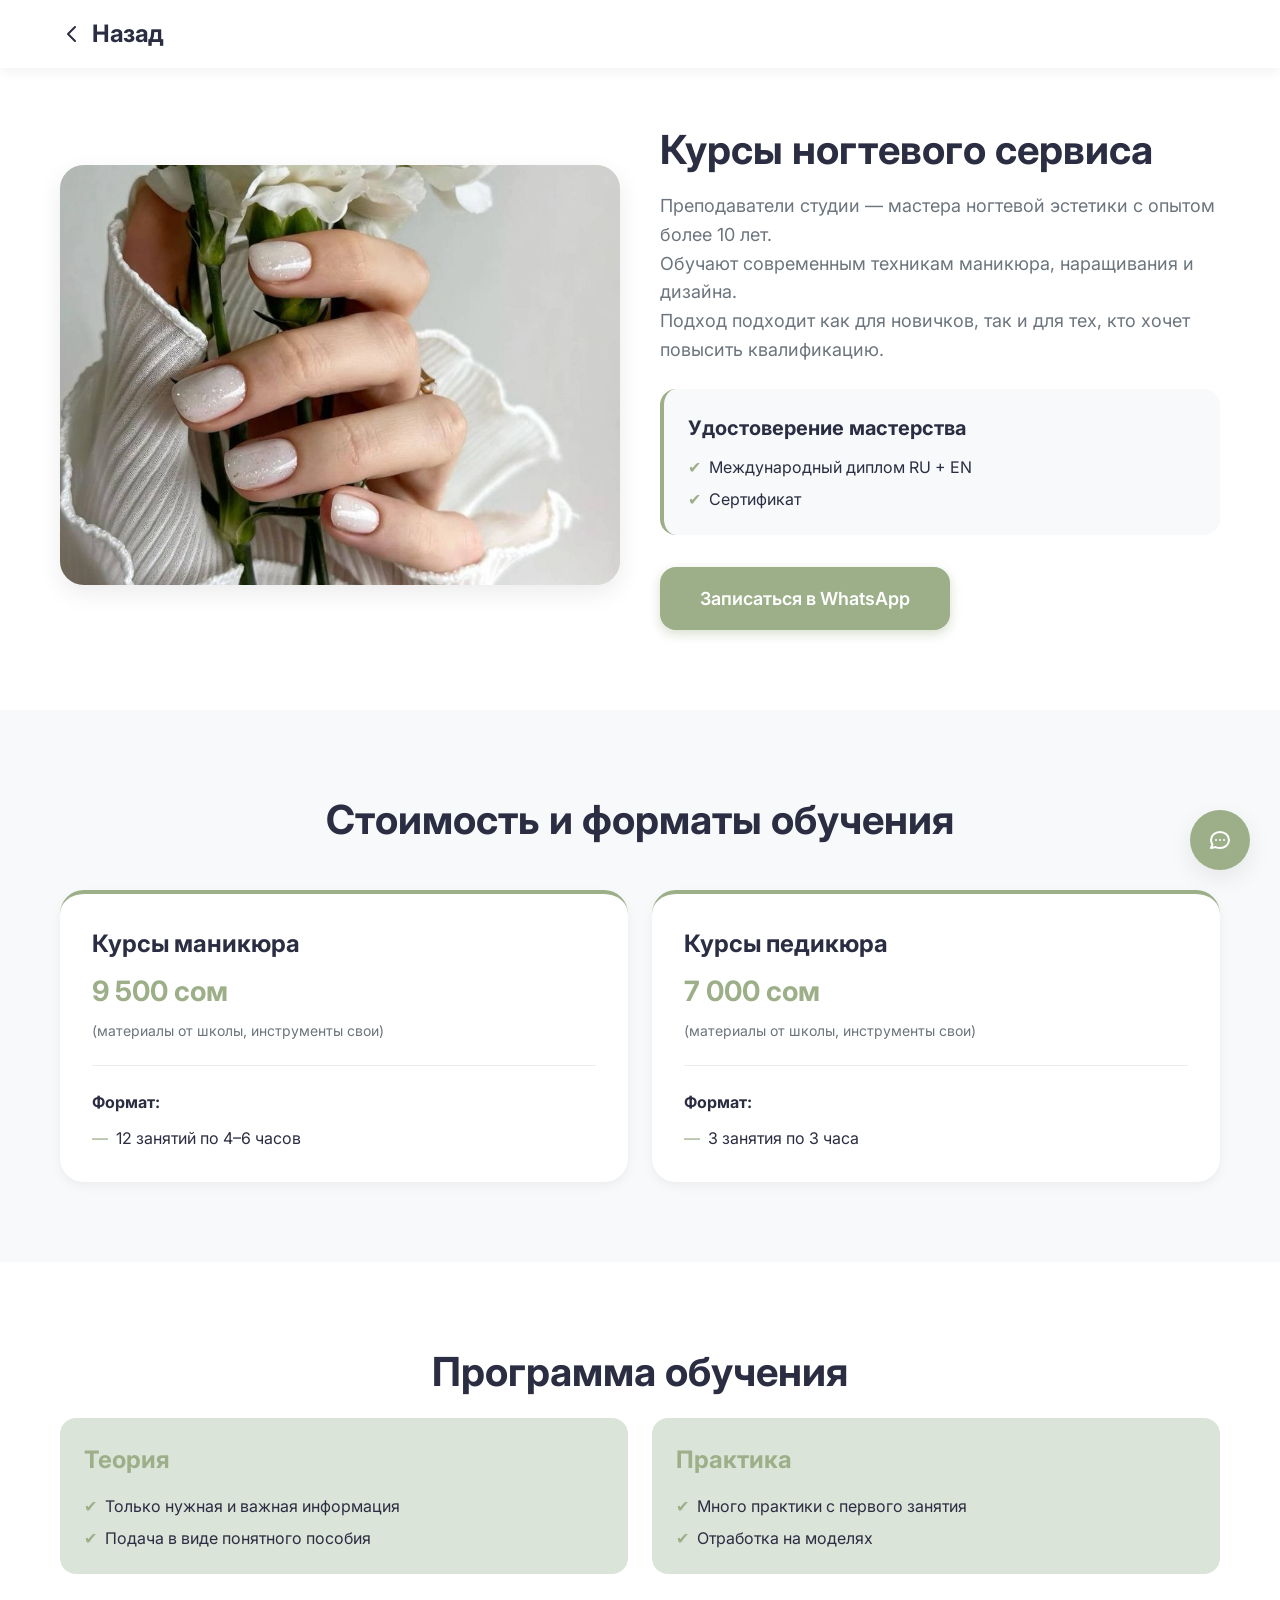
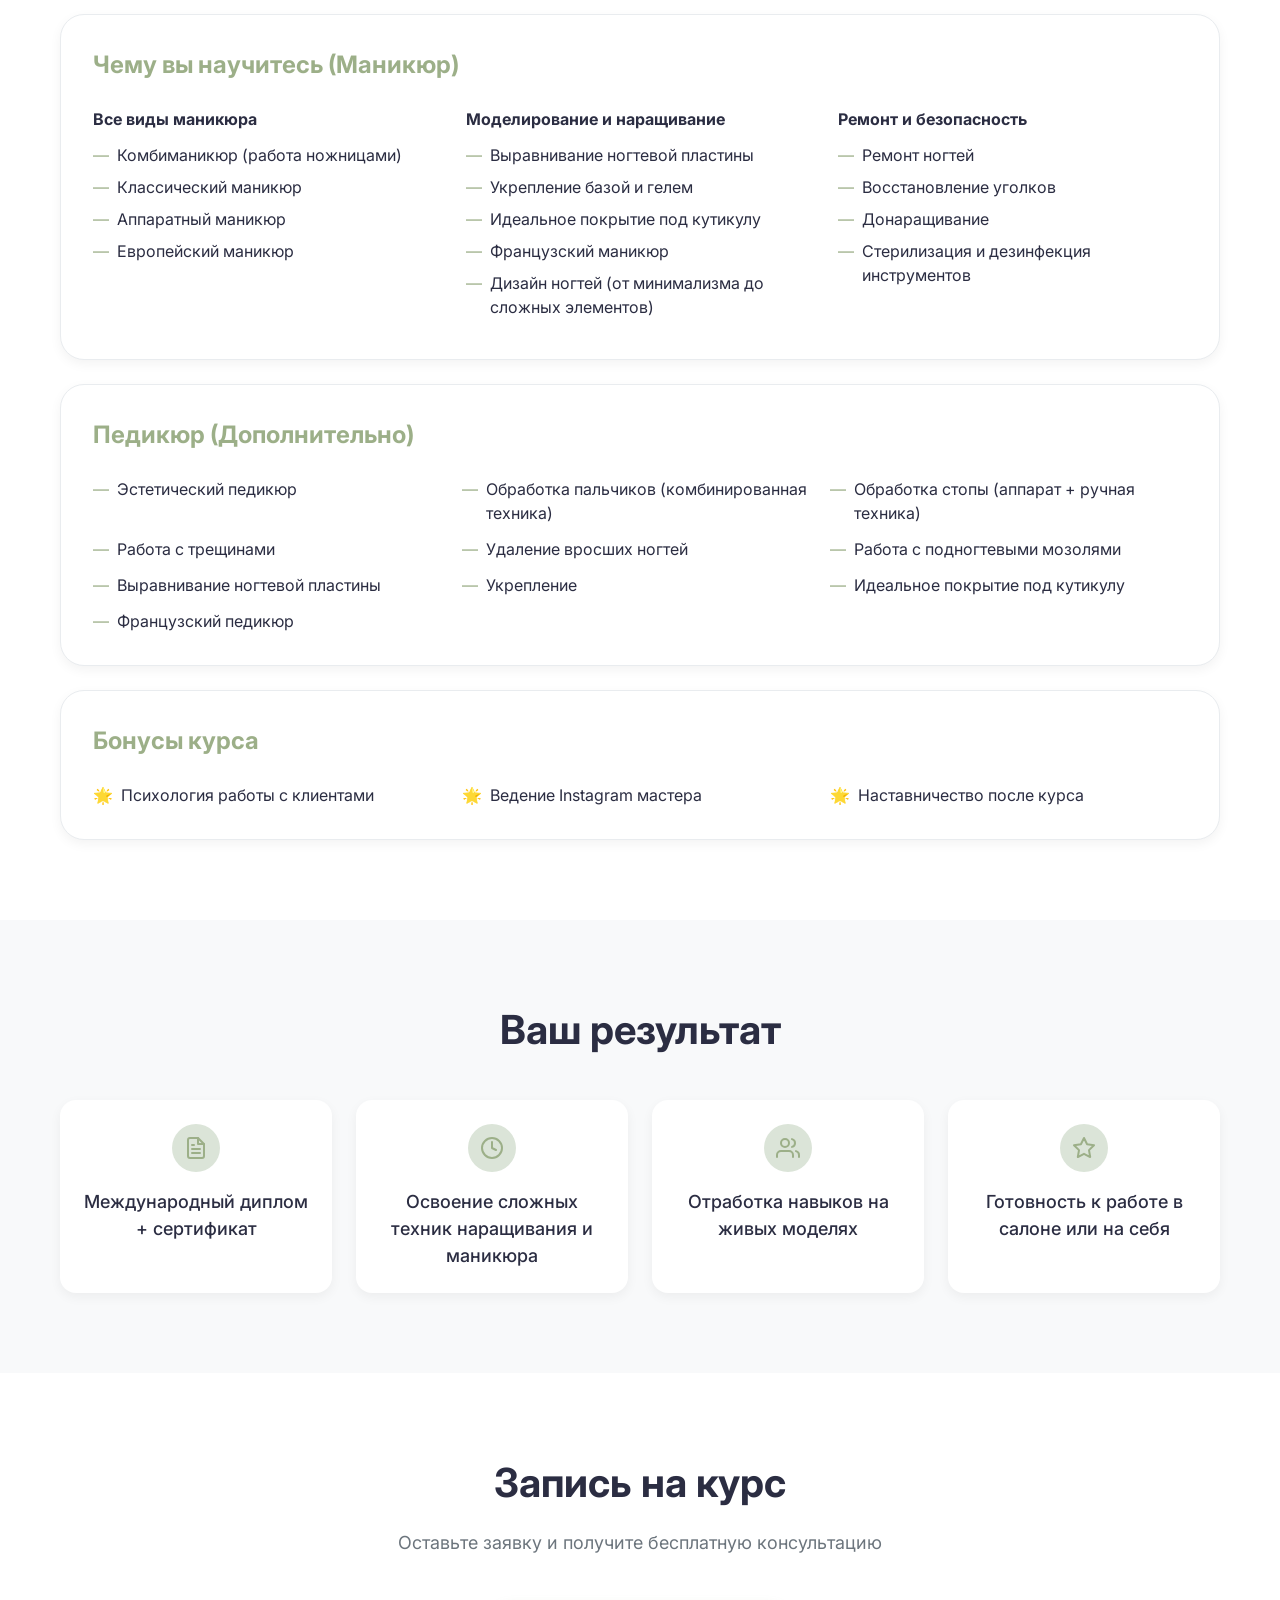
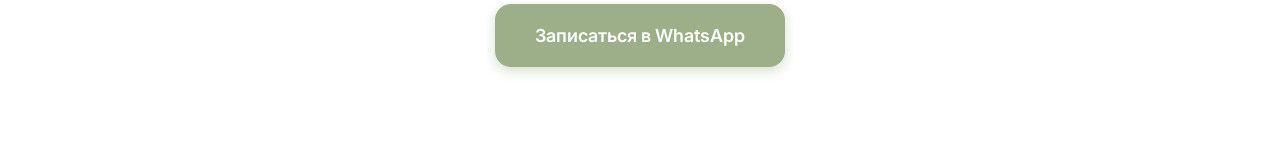
<file: courses/nails.html>
<!DOCTYPE html>
<html lang="ru">

<head>
  <meta charset="UTF-8">
  <meta name="viewport" content="width=device-width, initial-scale=1.0">
  <title>Курсы ногтевого сервиса</title>
  <meta name="description" content="Преподаватели студии — мастера ногтевой эстетики с опытом более 10 лет.">
  <link rel="stylesheet" href="../css/style.css">
  <link rel="stylesheet" href="../css/responsive.css">
</head>

<body style="background: var(--c-white);">

  <div class="fab-container">
    <div class="fab-menu">
      <a href="https://wa.me/996553381039?text=Здравствуйте! Я хочу записаться на курс ногтевого сервиса."
        target="_blank" class="fab-item bg-whatsapp" data-tooltip="WhatsApp"><svg fill="#fff" width="24" height="24"
          viewBox="0 0 24 24" xmlns="http://www.w3.org/2000/svg">
          <path
            d="M17.472 14.382c-.297-.149-1.758-.867-2.03-.967-.273-.099-.471-.148-.67.15-.197.297-.767.966-.94 1.164-.173.199-.347.223-.644.075-.297-.15-1.255-.463-2.39-1.475-.883-.788-1.48-1.761-1.653-2.059-.173-.297-.018-.458.13-.606.134-.133.298-.347.446-.52.149-.174.198-.298.298-.497.099-.198.05-.371-.025-.52-.075-.149-.669-1.612-.916-2.207-.242-.579-.487-.5-.669-.51a12.8 12.8 0 0 0-.57-.01c-.198 0-.52.074-.792.372-.272.297-1.04 1.016-1.04 2.479 0 1.462 1.065 2.875 1.213 3.074.149.198 2.096 3.2 5.077 4.487.709.306 1.262.489 1.694.625.712.227 1.36.195 1.871.118.571-.085 1.758-.719 2.006-1.413.248-.694.248-1.289.173-1.413-.074-.124-.272-.198-.57-.347m-5.421 7.403h-.004a9.87 9.87 0 0 1-5.031-1.378l-.361-.214-3.741.982.998-3.648-.235-.374a9.86 9.86 0 0 1-1.51-5.26c.001-5.45 4.436-9.884 9.888-9.884 2.64 0 5.122 1.03 6.988 2.898a9.825 9.825 0 0 1 2.893 6.994c-.003 5.45-4.437 9.884-9.885 9.884m8.413-18.297A11.815 11.815 0 0 0 12.05 0C5.495 0 .16 5.335.157 11.892c0 2.096.547 4.142 1.588 5.945L.057 24l6.305-1.654a11.882 11.882 0 0 0 5.683 1.448h.005c6.554 0 11.89-5.335 11.893-11.893a11.821 11.821 0 0 0-3.48-8.413Z" />
        </svg></a>
      <a href="tel:+996700700649" class="fab-item bg-phone" data-tooltip="Позвонить"><svg fill="#fff" width="24"
          height="24" viewBox="0 0 24 24" xmlns="http://www.w3.org/2000/svg">
          <path
            d="M20.01 15.38c-1.23 0-2.42-.2-3.53-.56a.977.977 0 0 0-1.01.24l-1.57 1.97c-2.83-1.35-5.48-3.9-6.89-6.83l1.95-1.66c.27-.28.35-.67.24-1.02-.37-1.11-.56-2.3-.56-3.53 0-.54-.45-.99-.99-.99H4.19C3.65 3 3 3.24 3 3.99 3 13.28 10.73 21 20.01 21c.71 0 .99-.63.99-1.18v-3.45c0-.54-.45-.99-.99-.99z" />
        </svg></a>
      <a href="https://t.me/+996700700649" target="_blank" class="fab-item bg-telegram" data-tooltip="Telegram"><svg
          fill="#fff" width="24" height="24" viewBox="0 0 24 24" xmlns="http://www.w3.org/2000/svg">
          <path
            d="M11.944 0A12 12 0 0 0 0 12a12 12 0 0 0 12 12 12 12 0 0 0 12-12A12 12 0 0 0 12 0a12 12 0 0 0-.056 0zm4.962 7.224c.1-.002.32-.023.465.14a.506.506 0 0 1 .171.325c.016.093.036.306.02.472-.18 1.898-.962 6.502-1.36 8.627-.168.9-.499 1.201-.82 1.23-.696.065-1.225-.46-1.9-.902-1.056-.693-1.653-1.124-2.678-1.8-1.185-.78-.417-1.21.258-1.91.177-.184 3.247-2.977 3.307-3.23.007-.032.014-.15-.056-.212s-.174-.041-.249-.024c-.106.024-1.793 1.14-5.061 3.345-.48.33-.913.49-1.302.48-.428-.008-1.252-.241-1.865-.44-.752-.245-1.349-.374-1.297-.789.027-.216.325-.437.888-.662 3.498-1.524 5.83-2.529 6.998-3.014 3.332-1.386 4.025-1.627 4.476-1.635z" />
        </svg></a>
      <a href="https://instagram.com/masster.class" target="_blank" class="fab-item bg-instagram"
        data-tooltip="Instagram"><svg fill="#fff" width="24" height="24" viewBox="0 0 24 24"
          xmlns="http://www.w3.org/2000/svg">
          <path
            d="M12 2.163c3.204 0 3.584.012 4.85.07 3.252.148 4.771 1.691 4.919 4.919.058 1.265.069 1.645.069 4.849 0 3.205-.012 3.584-.069 4.849-.149 3.225-1.664 4.771-4.919 4.919-1.266.058-1.644.07-4.85.07-3.204 0-3.584-.012-4.849-.07-3.26-.149-4.771-1.699-4.919-4.92-.058-1.265-.07-1.644-.07-4.849 0-3.204.013-3.583.07-4.849.149-3.227 1.664-4.771 4.919-4.919 1.266-.057 1.645-.069 4.849-.069zM12 0C8.741 0 8.333.014 7.053.072 2.695.272.273 2.69.073 7.052.014 8.333 0 8.741 0 12c0 3.259.014 3.668.072 4.948.2 4.358 2.618 6.78 6.98 6.98C8.333 23.986 8.741 24 12 24c3.259 0 3.668-.014 4.948-.072 4.354-.2 6.782-2.618 6.979-6.98.059-1.28.073-1.689.073-4.948 0-3.259-.014-3.667-.072-4.947-.196-4.354-2.617-6.78-6.979-6.98C15.668.014 15.259 0 12 0zm0 5.838a6.162 6.162 0 1 0 0 12.324 6.162 6.162 0 0 0 0-12.324zM12 16a4 4 0 1 1 0-8 4 4 0 0 1 0 8zm6.406-11.845a1.44 1.44 0 1 0 0 2.881 1.44 1.44 0 0 0 0-2.881z" />
        </svg></a>
    </div>
    <button class="fab-button">
      <svg width="24" height="24" fill="none" stroke="currentColor" stroke-width="2" viewBox="0 0 24 24">
        <path stroke-linecap="round" stroke-linejoin="round"
          d="M8 12h.01M12 12h.01M16 12h.01M21 12c0 4.418-4.03 8-9 8a9.863 9.863 0 01-4.255-.949L3 20l1.395-3.72C3.512 15.042 3 13.574 3 12c0-4.418 4.03-8 9-8s9 3.582 9 8z">
        </path>
      </svg>
    </button>
  </div>

  <header class="header">
    <div class="container">
      <a href="../index.html" class="logo" style="display:flex; align-items:center; gap:8px;">
        <svg width="24" height="24" fill="none" stroke="currentColor" stroke-width="2" viewBox="0 0 24 24">
          <path stroke-linecap="round" stroke-linejoin="round" d="M15 19l-7-7 7-7" />
        </svg>
        Назад
      </a>
    </div>
  </header>

  <section class="section" style="padding-top: 120px;">
    <div class="container">
      <div
        style="display:grid; grid-template-columns: repeat(auto-fit, minmax(300px, 1fr)); gap: 40px; align-items:center;">
        <div
          style="border-radius: var(--radius-lg); overflow: hidden; background: var(--c-sage-light); aspect-ratio: 4/3; display: flex; align-items:center; justify-content:center; box-shadow: var(--shadow-md);">
          <img src="../img/ногти_новое_2.jpg" style="width: 100%; height: 100%; object-fit: cover; border-radius: 12px;">
        </div>
        <div>
          <h1 style="font-size: 2.5rem; font-weight:700; margin-bottom: 12px;">Курсы ногтевого сервиса</h1>
          <p style="color: var(--c-gray-text); font-size: 1.125rem; margin-bottom: 24px; line-height:1.6;">
            Преподаватели студии — мастера ногтевой эстетики с опытом более 10 лет.<br>
            Обучают современным техникам маникюра, наращивания и дизайна.<br>
            Подход подходит как для новичков, так и для тех, кто хочет повысить квалификацию.
          </p>
          <div
            style="background: var(--c-light-gray); padding: 24px; border-radius: var(--radius-md); margin-bottom: 32px; border-left: 4px solid var(--c-sage);">
            <h3 style="font-size: 1.25rem; font-weight: 700; margin-bottom: 12px;">Удостоверение мастерства</h3>
            <ul style="list-style: none; padding: 0; margin: 0; color: var(--c-dark-text);">
              <li style="margin-bottom: 8px; display:flex; gap:8px;"><span style="color:var(--c-sage);">✔</span> Международный диплом RU + EN</li>
              <li style="display:flex; gap:8px;"><span style="color:var(--c-sage);">✔</span> Сертификат</li>
            </ul>
          </div>
          <a href="https://wa.me/996553381039?text=Здравствуйте! Я хочу записаться на курс ногтевого сервиса."
            target="_blank" class="btn btn-primary" style="padding: 18px 40px; font-size: 1.125rem;">Записаться
            в WhatsApp</a>
        </div>
      </div>
    </div>
  </section>

  <section class="section" style="background: var(--c-light-gray);">
    <div class="container">
      <h2 class="section-title">Стоимость и форматы обучения</h2>
      <div
        style="display: grid; grid-template-columns: repeat(auto-fit, minmax(300px, 1fr)); gap: 24px; margin-top:40px;">
        
        <div
          style="background: var(--c-white); padding: 32px; border-radius: var(--radius-lg); box-shadow: var(--shadow-sm); border-top: 4px solid var(--c-sage);">
          <h3 style="font-size: 1.5rem; margin-bottom: 8px;">Курсы маникюра</h3>
          <p style="font-size: 1.75rem; font-weight: 700; color: var(--c-sage); margin-bottom: 8px;">9 500 сом</p>
          <p style="color: var(--c-gray-text); font-size: 0.875rem; margin-bottom: 24px;">(материалы от школы, инструменты свои)</p>
          <div style="border-top: 1px solid var(--c-border); padding-top: 24px;">
            <strong style="display:block; margin-bottom: 12px;">Формат:</strong>
            <ul style="list-style: none; padding: 0; margin: 0; color: var(--c-dark-text);">
              <li style="display:flex; gap:8px;"><span style="color:var(--c-sage);">—</span> 12 занятий по 4–6 часов</li>
            </ul>
          </div>
        </div>

        <div
          style="background: var(--c-white); padding: 32px; border-radius: var(--radius-lg); box-shadow: var(--shadow-sm); border-top: 4px solid var(--c-sage);">
          <h3 style="font-size: 1.5rem; margin-bottom: 8px;">Курсы педикюра</h3>
          <p style="font-size: 1.75rem; font-weight: 700; color: var(--c-sage); margin-bottom: 8px;">7 000 сом</p>
          <p style="color: var(--c-gray-text); font-size: 0.875rem; margin-bottom: 24px;">(материалы от школы, инструменты свои)</p>
          <div style="border-top: 1px solid var(--c-border); padding-top: 24px;">
            <strong style="display:block; margin-bottom: 12px;">Формат:</strong>
            <ul style="list-style: none; padding: 0; margin: 0; color: var(--c-dark-text);">
              <li style="display:flex; gap:8px;"><span style="color:var(--c-sage);">—</span> 3 занятия по 3 часа</li>
            </ul>
          </div>
        </div>

      </div>
    </div>
  </section>

  <section class="section">
    <div class="container">
      <h2 class="section-title">Программа обучения</h2>
      
      <div style="margin-bottom: 40px; display: grid; grid-template-columns: repeat(auto-fit, minmax(300px, 1fr)); gap: 24px;">
        <div style="background: var(--c-sage-light); padding: 24px; border-radius: var(--radius-md);">
          <h3 style="font-size: 1.5rem; margin-bottom: 16px; color: var(--c-sage);">Теория</h3>
          <ul style="list-style: none; padding: 0; margin: 0; color: var(--c-dark-text);">
            <li style="margin-bottom: 8px; display:flex; gap:8px;"><span style="color:var(--c-sage);">✔</span> Только нужная и важная информация</li>
            <li style="display:flex; gap:8px;"><span style="color:var(--c-sage);">✔</span> Подача в виде понятного пособия</li>
          </ul>
        </div>
        <div style="background: var(--c-sage-light); padding: 24px; border-radius: var(--radius-md);">
          <h3 style="font-size: 1.5rem; margin-bottom: 16px; color: var(--c-sage);">Практика</h3>
          <ul style="list-style: none; padding: 0; margin: 0; color: var(--c-dark-text);">
            <li style="margin-bottom: 8px; display:flex; gap:8px;"><span style="color:var(--c-sage);">✔</span> Много практики с первого занятия</li>
            <li style="display:flex; gap:8px;"><span style="color:var(--c-sage);">✔</span> Отработка на моделях</li>
          </ul>
        </div>
      </div>

      <div style="display: grid; grid-template-columns: 1fr; gap: 24px; margin-top:40px;">

        <!-- Module 1 -->
        <div
          style="background: var(--c-white); border: 1px solid var(--c-border); padding: 32px; border-radius: var(--radius-lg); box-shadow: var(--shadow-sm);">
          <h3 style="font-size: 1.5rem; margin-bottom: 24px; color: var(--c-sage);">Чему вы научитесь (Маникюр)</h3>
          
          <div style="display: grid; grid-template-columns: repeat(auto-fit, minmax(280px, 1fr)); gap: 24px;">
            <div>
              <strong style="display:block; margin-bottom:12px;">Все виды маникюра</strong>
              <div style="display:flex; gap:8px; margin-bottom:8px;"><span style="color:var(--c-sage);">—</span> Комбиманикюр (работа ножницами)</div>
              <div style="display:flex; gap:8px; margin-bottom:8px;"><span style="color:var(--c-sage);">—</span> Классический маникюр</div>
              <div style="display:flex; gap:8px; margin-bottom:8px;"><span style="color:var(--c-sage);">—</span> Аппаратный маникюр</div>
              <div style="display:flex; gap:8px; margin-bottom:8px;"><span style="color:var(--c-sage);">—</span> Европейский маникюр</div>
            </div>
            
            <div>
              <strong style="display:block; margin-bottom:12px;">Моделирование и наращивание</strong>
              <div style="display:flex; gap:8px; margin-bottom:8px;"><span style="color:var(--c-sage);">—</span> Выравнивание ногтевой пластины</div>
              <div style="display:flex; gap:8px; margin-bottom:8px;"><span style="color:var(--c-sage);">—</span> Укрепление базой и гелем</div>
              <div style="display:flex; gap:8px; margin-bottom:8px;"><span style="color:var(--c-sage);">—</span> Идеальное покрытие под кутикулу</div>
              <div style="display:flex; gap:8px; margin-bottom:8px;"><span style="color:var(--c-sage);">—</span> Французский маникюр</div>
              <div style="display:flex; gap:8px; margin-bottom:8px;"><span style="color:var(--c-sage);">—</span> Дизайн ногтей (от минимализма до сложных элементов)</div>
            </div>

            <div>
              <strong style="display:block; margin-bottom:12px;">Ремонт и безопасность</strong>
              <div style="display:flex; gap:8px; margin-bottom:8px;"><span style="color:var(--c-sage);">—</span> Ремонт ногтей</div>
              <div style="display:flex; gap:8px; margin-bottom:8px;"><span style="color:var(--c-sage);">—</span> Восстановление уголков</div>
              <div style="display:flex; gap:8px; margin-bottom:8px;"><span style="color:var(--c-sage);">—</span> Донаращивание</div>
              <div style="display:flex; gap:8px; margin-bottom:8px;"><span style="color:var(--c-sage);">—</span> Стерилизация и дезинфекция инструментов</div>
            </div>
          </div>
        </div>

        <!-- Module 2 -->
        <div
          style="background: var(--c-white); border: 1px solid var(--c-border); padding: 32px; border-radius: var(--radius-lg); box-shadow: var(--shadow-sm);">
          <h3 style="font-size: 1.5rem; margin-bottom: 24px; color: var(--c-sage);">Педикюр (Дополнительно)</h3>
          <div style="display: grid; grid-template-columns: repeat(auto-fit, minmax(280px, 1fr)); gap: 12px;">
            <div style="display:flex; gap:8px;"><span style="color:var(--c-sage);">—</span> Эстетический педикюр</div>
            <div style="display:flex; gap:8px;"><span style="color:var(--c-sage);">—</span> Обработка пальчиков (комбинированная техника)</div>
            <div style="display:flex; gap:8px;"><span style="color:var(--c-sage);">—</span> Обработка стопы (аппарат + ручная техника)</div>
            <div style="display:flex; gap:8px;"><span style="color:var(--c-sage);">—</span> Работа с трещинами</div>
            <div style="display:flex; gap:8px;"><span style="color:var(--c-sage);">—</span> Удаление вросших ногтей</div>
            <div style="display:flex; gap:8px;"><span style="color:var(--c-sage);">—</span> Работа с подногтевыми мозолями</div>
            <div style="display:flex; gap:8px;"><span style="color:var(--c-sage);">—</span> Выравнивание ногтевой пластины</div>
            <div style="display:flex; gap:8px;"><span style="color:var(--c-sage);">—</span> Укрепление</div>
            <div style="display:flex; gap:8px;"><span style="color:var(--c-sage);">—</span> Идеальное покрытие под кутикулу</div>
            <div style="display:flex; gap:8px;"><span style="color:var(--c-sage);">—</span> Французский педикюр</div>
          </div>
        </div>
        
        <!-- Module 3 (Бонусы) -->
        <div
          style="background: var(--c-white); border: 1px solid var(--c-border); padding: 32px; border-radius: var(--radius-lg); box-shadow: var(--shadow-sm);">
          <h3 style="font-size: 1.5rem; margin-bottom: 24px; color: var(--c-sage);">Бонусы курса</h3>
          <div style="display: grid; grid-template-columns: repeat(auto-fit, minmax(250px, 1fr)); gap: 12px;">
            <div style="display:flex; gap:8px;"><span style="color:var(--c-sage);">🌟</span> Психология работы с клиентами</div>
            <div style="display:flex; gap:8px;"><span style="color:var(--c-sage);">🌟</span> Ведение Instagram мастера</div>
            <div style="display:flex; gap:8px;"><span style="color:var(--c-sage);">🌟</span> Наставничество после курса</div>
          </div>
        </div>

      </div>
    </div>
  </section>

  <section class="section" style="background: var(--c-light-gray);">
    <div class="container">
      <h2 class="section-title">Ваш результат</h2>
      <div class="grid-cards"
        style="margin-top: 40px; display: grid; grid-template-columns: repeat(auto-fit, minmax(240px, 1fr)); gap: 24px;">
        <div
          style="background: var(--c-white); padding: 24px; border-radius: var(--radius-md); box-shadow: var(--shadow-sm); text-align:center;">
          <div
            style="width: 48px; height: 48px; background: var(--c-sage-light); border-radius: 50%; display: flex; align-items: center; justify-content: center; margin: 0 auto 16px;">
            <svg width="24" height="24" viewBox="0 0 24 24" fill="none" stroke="var(--c-sage)" stroke-width="2"
              stroke-linecap="round" stroke-linejoin="round">
              <path d="M14 2H6a2 2 0 0 0-2 2v16a2 2 0 0 0 2 2h12a2 2 0 0 0 2-2V8z"></path>
              <polyline points="14 2 14 8 20 8"></polyline>
              <line x1="16" y1="13" x2="8" y2="13"></line>
              <line x1="16" y1="17" x2="8" y2="17"></line>
              <polyline points="10 9 9 9 8 9"></polyline>
            </svg>
          </div>
          <p style="font-weight: 500; font-size: 1.125rem;">Международный диплом + сертификат</p>
        </div>
        <div
          style="background: var(--c-white); padding: 24px; border-radius: var(--radius-md); box-shadow: var(--shadow-sm); text-align:center;">
          <div
            style="width: 48px; height: 48px; background: var(--c-sage-light); border-radius: 50%; display: flex; align-items: center; justify-content: center; margin: 0 auto 16px;">
            <svg width="24" height="24" viewBox="0 0 24 24" fill="none" stroke="var(--c-sage)" stroke-width="2"
              stroke-linecap="round" stroke-linejoin="round">
              <circle cx="12" cy="12" r="10"></circle>
              <polyline points="12 6 12 12 16 14"></polyline>
            </svg>
          </div>
          <p style="font-weight: 500; font-size: 1.125rem;">Освоение сложных техник наращивания и маникюра</p>
        </div>
        <div
          style="background: var(--c-white); padding: 24px; border-radius: var(--radius-md); box-shadow: var(--shadow-sm); text-align:center;">
          <div
            style="width: 48px; height: 48px; background: var(--c-sage-light); border-radius: 50%; display: flex; align-items: center; justify-content: center; margin: 0 auto 16px;">
            <svg width="24" height="24" viewBox="0 0 24 24" fill="none" stroke="var(--c-sage)" stroke-width="2"
              stroke-linecap="round" stroke-linejoin="round">
              <path d="M17 21v-2a4 4 0 0 0-4-4H5a4 4 0 0 0-4 4v2"></path>
              <circle cx="9" cy="7" r="4"></circle>
              <path d="M23 21v-2a4 4 0 0 0-3-3.87"></path>
              <path d="M16 3.13a4 4 0 0 1 0 7.75"></path>
            </svg>
          </div>
          <p style="font-weight: 500; font-size: 1.125rem;">Отработка навыков на живых моделях</p>
        </div>
        <div
          style="background: var(--c-white); padding: 24px; border-radius: var(--radius-md); box-shadow: var(--shadow-sm); text-align:center;">
          <div
            style="width: 48px; height: 48px; background: var(--c-sage-light); border-radius: 50%; display: flex; align-items: center; justify-content: center; margin: 0 auto 16px;">
            <svg width="24" height="24" viewBox="0 0 24 24" fill="none" stroke="var(--c-sage)" stroke-width="2"
              stroke-linecap="round" stroke-linejoin="round">
              <polygon
                points="12 2 15.09 8.26 22 9.27 17 14.14 18.18 21.02 12 17.77 5.82 21.02 7 14.14 2 9.27 8.91 8.26 12 2">
              </polygon>
            </svg>
          </div>
          <p style="font-weight: 500; font-size: 1.125rem;">Готовность к работе в салоне или на себя</p>
        </div>
      </div>
    </div>
  </section>

  <section class="section text-center">
    <div class="container">
      <h2 class="section-title">Запись на курс</h2>
      <p class="section-subtitle">Оставьте заявку и получите бесплатную консультацию</p>
      <a href="https://wa.me/996553381039?text=Здравствуйте! Я хочу записаться на курс ногтевого сервиса."
        target="_blank" class="btn btn-primary" style="padding: 18px 40px; font-size: 1.125rem;">Записаться в
        WhatsApp</a>
    </div>
  </section>

  <script src="../js/main.js"></script>
</body>

</html>
</file>
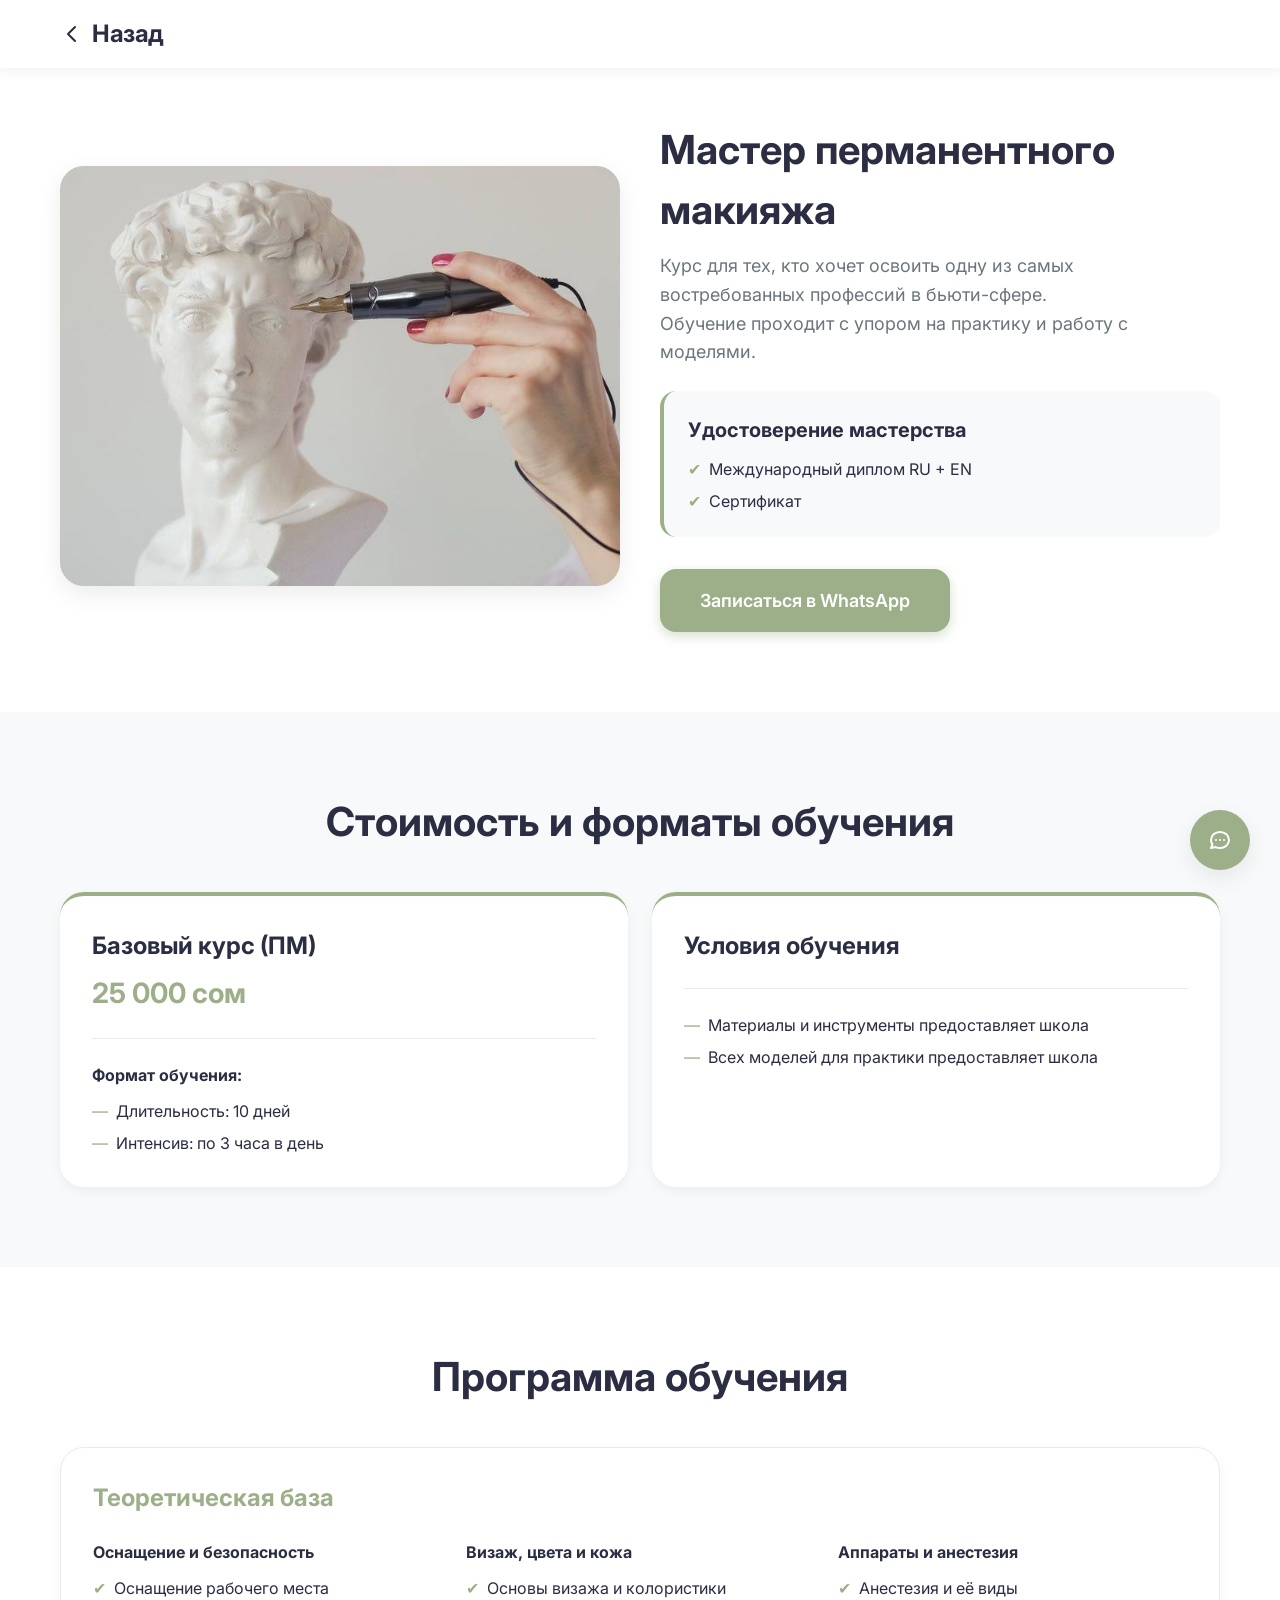
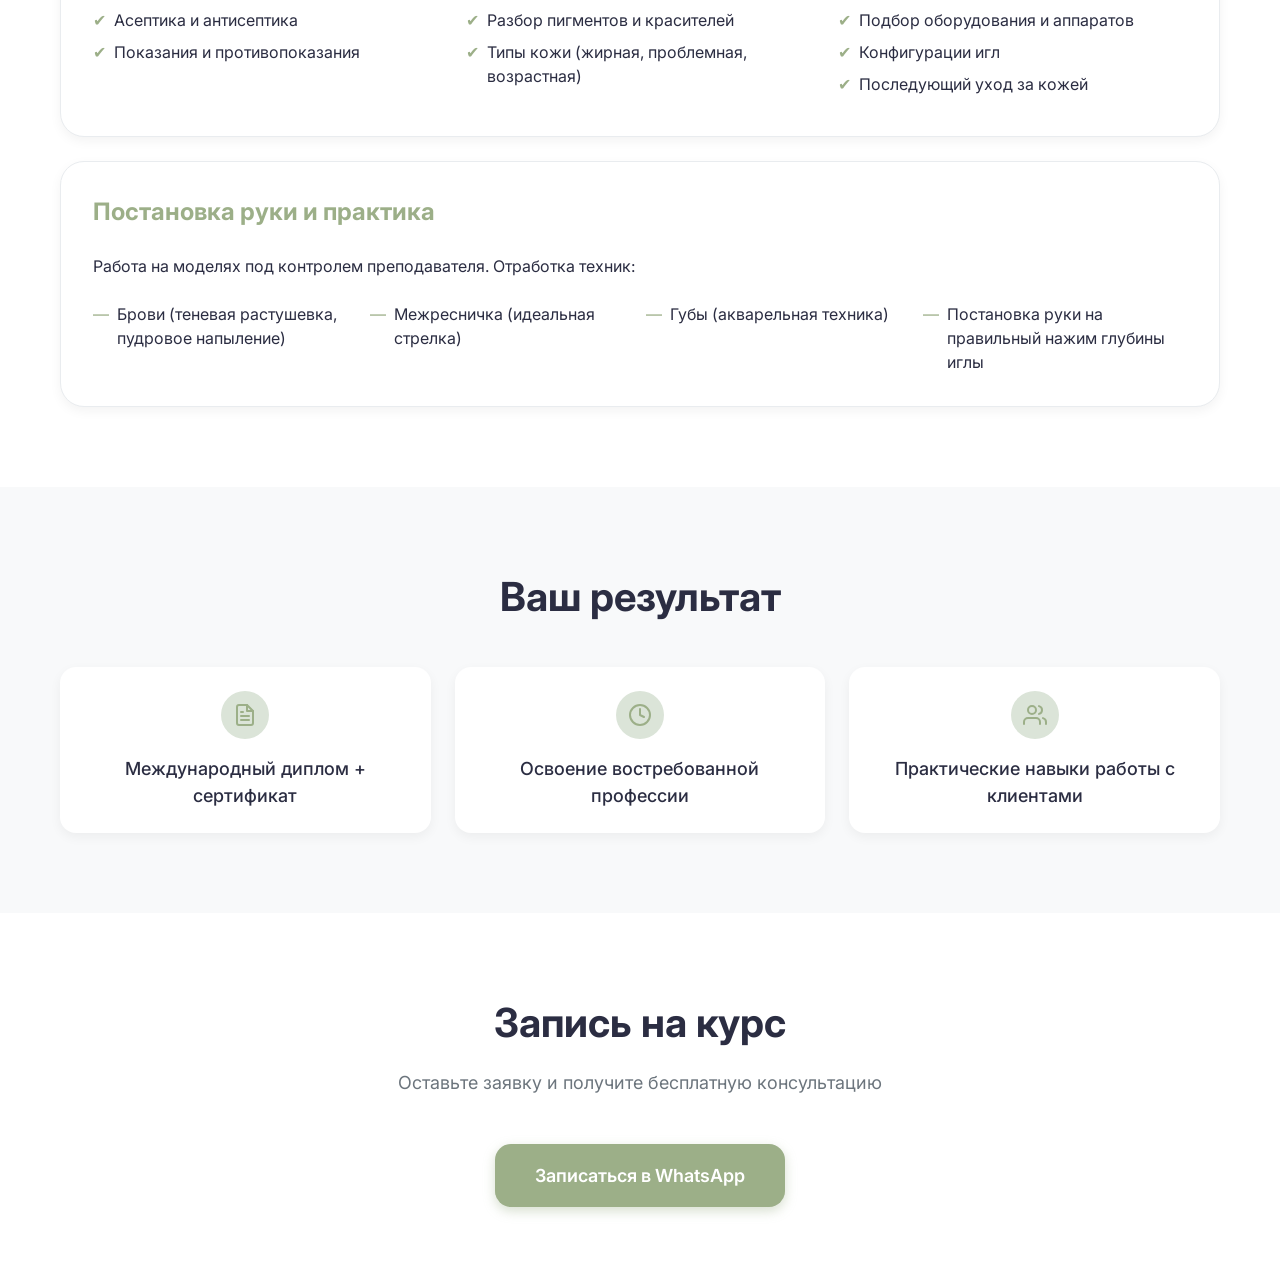
<file: courses/pmu.html>
<!DOCTYPE html>
<html lang="ru">

<head>
  <meta charset="UTF-8">
  <meta name="viewport" content="width=device-width, initial-scale=1.0">
  <title>Мастер перманентного макияжа</title>
  <meta name="description" content="Курс для тех, кто хочет освоить одну из самых востребованных профессий в бьюти-сфере.">
  <link rel="stylesheet" href="../css/style.css">
  <link rel="stylesheet" href="../css/responsive.css">
</head>

<body style="background: var(--c-white);">

  <div class="fab-container">
    <div class="fab-menu">
      <a href="https://wa.me/996553381039?text=Здравствуйте! Я хочу записаться на курс перманентного макияжа."
        target="_blank" class="fab-item bg-whatsapp" data-tooltip="WhatsApp"><svg fill="#fff" width="24" height="24"
          viewBox="0 0 24 24" xmlns="http://www.w3.org/2000/svg">
          <path
            d="M17.472 14.382c-.297-.149-1.758-.867-2.03-.967-.273-.099-.471-.148-.67.15-.197.297-.767.966-.94 1.164-.173.199-.347.223-.644.075-.297-.15-1.255-.463-2.39-1.475-.883-.788-1.48-1.761-1.653-2.059-.173-.297-.018-.458.13-.606.134-.133.298-.347.446-.52.149-.174.198-.298.298-.497.099-.198.05-.371-.025-.52-.075-.149-.669-1.612-.916-2.207-.242-.579-.487-.5-.669-.51a12.8 12.8 0 0 0-.57-.01c-.198 0-.52.074-.792.372-.272.297-1.04 1.016-1.04 2.479 0 1.462 1.065 2.875 1.213 3.074.149.198 2.096 3.2 5.077 4.487.709.306 1.262.489 1.694.625.712.227 1.36.195 1.871.118.571-.085 1.758-.719 2.006-1.413.248-.694.248-1.289.173-1.413-.074-.124-.272-.198-.57-.347m-5.421 7.403h-.004a9.87 9.87 0 0 1-5.031-1.378l-.361-.214-3.741.982.998-3.648-.235-.374a9.86 9.86 0 0 1-1.51-5.26c.001-5.45 4.436-9.884 9.888-9.884 2.64 0 5.122 1.03 6.988 2.898a9.825 9.825 0 0 1 2.893 6.994c-.003 5.45-4.437 9.884-9.885 9.884m8.413-18.297A11.815 11.815 0 0 0 12.05 0C5.495 0 .16 5.335.157 11.892c0 2.096.547 4.142 1.588 5.945L.057 24l6.305-1.654a11.882 11.882 0 0 0 5.683 1.448h.005c6.554 0 11.89-5.335 11.893-11.893a11.821 11.821 0 0 0-3.48-8.413Z" />
        </svg></a>
      <a href="tel:+996700700649" class="fab-item bg-phone" data-tooltip="Позвонить"><svg fill="#fff" width="24"
          height="24" viewBox="0 0 24 24" xmlns="http://www.w3.org/2000/svg">
          <path
            d="M20.01 15.38c-1.23 0-2.42-.2-3.53-.56a.977.977 0 0 0-1.01.24l-1.57 1.97c-2.83-1.35-5.48-3.9-6.89-6.83l1.95-1.66c.27-.28.35-.67.24-1.02-.37-1.11-.56-2.3-.56-3.53 0-.54-.45-.99-.99-.99H4.19C3.65 3 3 3.24 3 3.99 3 13.28 10.73 21 20.01 21c.71 0 .99-.63.99-1.18v-3.45c0-.54-.45-.99-.99-.99z" />
        </svg></a>
      <a href="https://t.me/+996700700649" target="_blank" class="fab-item bg-telegram" data-tooltip="Telegram"><svg
          fill="#fff" width="24" height="24" viewBox="0 0 24 24" xmlns="http://www.w3.org/2000/svg">
          <path
            d="M11.944 0A12 12 0 0 0 0 12a12 12 0 0 0 12 12 12 12 0 0 0 12-12A12 12 0 0 0 12 0a12 12 0 0 0-.056 0zm4.962 7.224c.1-.002.32-.023.465.14a.506.506 0 0 1 .171.325c.016.093.036.306.02.472-.18 1.898-.962 6.502-1.36 8.627-.168.9-.499 1.201-.82 1.23-.696.065-1.225-.46-1.9-.902-1.056-.693-1.653-1.124-2.678-1.8-1.185-.78-.417-1.21.258-1.91.177-.184 3.247-2.977 3.307-3.23.007-.032.014-.15-.056-.212s-.174-.041-.249-.024c-.106.024-1.793 1.14-5.061 3.345-.48.33-.913.49-1.302.48-.428-.008-1.252-.241-1.865-.44-.752-.245-1.349-.374-1.297-.789.027-.216.325-.437.888-.662 3.498-1.524 5.83-2.529 6.998-3.014 3.332-1.386 4.025-1.627 4.476-1.635z" />
        </svg></a>
      <a href="https://instagram.com/masster.class" target="_blank" class="fab-item bg-instagram"
        data-tooltip="Instagram"><svg fill="#fff" width="24" height="24" viewBox="0 0 24 24"
          xmlns="http://www.w3.org/2000/svg">
          <path
            d="M12 2.163c3.204 0 3.584.012 4.85.07 3.252.148 4.771 1.691 4.919 4.919.058 1.265.069 1.645.069 4.849 0 3.205-.012 3.584-.069 4.849-.149 3.225-1.664 4.771-4.919 4.919-1.266.058-1.644.07-4.85.07-3.204 0-3.584-.012-4.849-.07-3.26-.149-4.771-1.699-4.919-4.92-.058-1.265-.07-1.644-.07-4.849 0-3.204.013-3.583.07-4.849.149-3.227 1.664-4.771 4.919-4.919 1.266-.057 1.645-.069 4.849-.069zM12 0C8.741 0 8.333.014 7.053.072 2.695.272.273 2.69.073 7.052.014 8.333 0 8.741 0 12c0 3.259.014 3.668.072 4.948.2 4.358 2.618 6.78 6.98 6.98C8.333 23.986 8.741 24 12 24c3.259 0 3.668-.014 4.948-.072 4.354-.2 6.782-2.618 6.979-6.98.059-1.28.073-1.689.073-4.948 0-3.259-.014-3.667-.072-4.947-.196-4.354-2.617-6.78-6.979-6.98C15.668.014 15.259 0 12 0zm0 5.838a6.162 6.162 0 1 0 0 12.324 6.162 6.162 0 0 0 0-12.324zM12 16a4 4 0 1 1 0-8 4 4 0 0 1 0 8zm6.406-11.845a1.44 1.44 0 1 0 0 2.881 1.44 1.44 0 0 0 0-2.881z" />
        </svg></a>
    </div>
    <button class="fab-button">
      <svg width="24" height="24" fill="none" stroke="currentColor" stroke-width="2" viewBox="0 0 24 24">
        <path stroke-linecap="round" stroke-linejoin="round"
          d="M8 12h.01M12 12h.01M16 12h.01M21 12c0 4.418-4.03 8-9 8a9.863 9.863 0 01-4.255-.949L3 20l1.395-3.72C3.512 15.042 3 13.574 3 12c0-4.418 4.03-8 9-8s9 3.582 9 8z">
        </path>
      </svg>
    </button>
  </div>

  <header class="header">
    <div class="container">
      <a href="../index.html" class="logo" style="display:flex; align-items:center; gap:8px;">
        <svg width="24" height="24" fill="none" stroke="currentColor" stroke-width="2" viewBox="0 0 24 24">
          <path stroke-linecap="round" stroke-linejoin="round" d="M15 19l-7-7 7-7" />
        </svg>
        Назад
      </a>
    </div>
  </header>

  <section class="section" style="padding-top: 120px;">
    <div class="container">
      <div
        style="display:grid; grid-template-columns: repeat(auto-fit, minmax(300px, 1fr)); gap: 40px; align-items:center;">
        <div
          style="border-radius: var(--radius-lg); overflow: hidden; background: var(--c-sage-light); aspect-ratio: 4/3; display: flex; align-items:center; justify-content:center; box-shadow: var(--shadow-md);">
          <img src="../img/перманент_новое.jpg" style="width: 100%; height: 100%; object-fit: cover; border-radius: 12px;">
        </div>
        <div>
          <h1 style="font-size: 2.5rem; font-weight:700; margin-bottom: 12px;">Мастер перманентного макияжа</h1>
          <p style="color: var(--c-gray-text); font-size: 1.125rem; margin-bottom: 24px; line-height:1.6;">
            Курс для тех, кто хочет освоить одну из самых востребованных профессий в бьюти-сфере.<br>
            Обучение проходит с упором на практику и работу с моделями.
          </p>
          <div
            style="background: var(--c-light-gray); padding: 24px; border-radius: var(--radius-md); margin-bottom: 32px; border-left: 4px solid var(--c-sage);">
            <h3 style="font-size: 1.25rem; font-weight: 700; margin-bottom: 12px;">Удостоверение мастерства</h3>
            <ul style="list-style: none; padding: 0; margin: 0; color: var(--c-dark-text);">
              <li style="margin-bottom: 8px; display:flex; gap:8px;"><span style="color:var(--c-sage);">✔</span> Международный диплом RU + EN</li>
              <li style="display:flex; gap:8px;"><span style="color:var(--c-sage);">✔</span> Сертификат</li>
            </ul>
          </div>
          <a href="https://wa.me/996553381039?text=Здравствуйте! Я хочу записаться на курс перманентного макияжа."
            target="_blank" class="btn btn-primary" style="padding: 18px 40px; font-size: 1.125rem;">Записаться
            в WhatsApp</a>
        </div>
      </div>
    </div>
  </section>

  <section class="section" style="background: var(--c-light-gray);">
    <div class="container">
      <h2 class="section-title">Стоимость и форматы обучения</h2>
      <div
        style="display: grid; grid-template-columns: repeat(auto-fit, minmax(300px, 1fr)); gap: 24px; margin-top:40px;">
        
        <div
          style="background: var(--c-white); padding: 32px; border-radius: var(--radius-lg); box-shadow: var(--shadow-sm); border-top: 4px solid var(--c-sage);">
          <h3 style="font-size: 1.5rem; margin-bottom: 8px;">Базовый курс (ПМ)</h3>
          <p style="font-size: 1.75rem; font-weight: 700; color: var(--c-sage); margin-bottom: 8px;">25 000 сом</p>
          <div style="border-top: 1px solid var(--c-border); padding-top: 24px; margin-top: 24px;">
            <strong style="display:block; margin-bottom: 12px;">Формат обучения:</strong>
            <ul style="list-style: none; padding: 0; margin: 0; color: var(--c-dark-text);">
              <li style="display:flex; gap:8px; margin-bottom: 8px;"><span style="color:var(--c-sage);">—</span> Длительность: 10 дней</li>
              <li style="display:flex; gap:8px;"><span style="color:var(--c-sage);">—</span> Интенсив: по 3 часа в день</li>
            </ul>
          </div>
        </div>

        <div
          style="background: var(--c-white); padding: 32px; border-radius: var(--radius-lg); box-shadow: var(--shadow-sm); border-top: 4px solid var(--c-sage);">
          <h3 style="font-size: 1.5rem; margin-bottom: 24px;">Условия обучения</h3>
          <div style="border-top: 1px solid var(--c-border); padding-top: 24px;">
            <ul style="list-style: none; padding: 0; margin: 0; color: var(--c-dark-text);">
              <li style="display:flex; gap:8px; margin-bottom: 8px;"><span style="color:var(--c-sage);">—</span> Материалы и инструменты предоставляет школа</li>
              <li style="display:flex; gap:8px; margin-bottom: 8px;"><span style="color:var(--c-sage);">—</span> Всех моделей для практики предоставляет школа</li>
            </ul>
          </div>
        </div>

      </div>
    </div>
  </section>

  <section class="section">
    <div class="container">
      <h2 class="section-title">Программа обучения</h2>

      <div style="display: grid; grid-template-columns: 1fr; gap: 24px; margin-top:40px;">
        
        <!-- Module 1: Theory -->
        <div
          style="background: var(--c-white); border: 1px solid var(--c-border); padding: 32px; border-radius: var(--radius-lg); box-shadow: var(--shadow-sm);">
          <h3 style="font-size: 1.5rem; margin-bottom: 24px; color: var(--c-sage);">Теоретическая база</h3>
          
          <div style="display: grid; grid-template-columns: repeat(auto-fit, minmax(280px, 1fr)); gap: 24px;">
            <div>
              <strong style="display:block; margin-bottom:12px;">Оснащение и безопасность</strong>
              <div style="display:flex; gap:8px; margin-bottom:8px;"><span style="color:var(--c-sage);">✔</span> Оснащение рабочего места</div>
              <div style="display:flex; gap:8px; margin-bottom:8px;"><span style="color:var(--c-sage);">✔</span> Асептика и антисептика</div>
              <div style="display:flex; gap:8px; margin-bottom:8px;"><span style="color:var(--c-sage);">✔</span> Показания и противопоказания</div>
            </div>
            
            <div>
              <strong style="display:block; margin-bottom:12px;">Визаж, цвета и кожа</strong>
              <div style="display:flex; gap:8px; margin-bottom:8px;"><span style="color:var(--c-sage);">✔</span> Основы визажа и колористики</div>
              <div style="display:flex; gap:8px; margin-bottom:8px;"><span style="color:var(--c-sage);">✔</span> Разбор пигментов и красителей</div>
              <div style="display:flex; gap:8px; margin-bottom:8px;"><span style="color:var(--c-sage);">✔</span> Типы кожи (жирная, проблемная, возрастная)</div>
            </div>

            <div>
              <strong style="display:block; margin-bottom:12px;">Аппараты и анестезия</strong>
              <div style="display:flex; gap:8px; margin-bottom:8px;"><span style="color:var(--c-sage);">✔</span> Анестезия и её виды</div>
              <div style="display:flex; gap:8px; margin-bottom:8px;"><span style="color:var(--c-sage);">✔</span> Подбор оборудования и аппаратов</div>
              <div style="display:flex; gap:8px; margin-bottom:8px;"><span style="color:var(--c-sage);">✔</span> Конфигурации игл</div>
              <div style="display:flex; gap:8px; margin-bottom:8px;"><span style="color:var(--c-sage);">✔</span> Последующий уход за кожей</div>
            </div>
          </div>
        </div>

        <!-- Module 2: Practice -->
        <div
          style="background: var(--c-white); border: 1px solid var(--c-border); padding: 32px; border-radius: var(--radius-lg); box-shadow: var(--shadow-sm);">
          <h3 style="font-size: 1.5rem; margin-bottom: 24px; color: var(--c-sage);">Постановка руки и практика</h3>
          <p style="margin-bottom: 24px; color: var(--c-dark-text);">Работа на моделях под контролем преподавателя. Отработка техник:</p>
          <div style="display: grid; grid-template-columns: repeat(auto-fit, minmax(250px, 1fr)); gap: 12px;">
            <div style="display:flex; gap:8px;"><span style="color:var(--c-sage);">—</span> Брови (теневая растушевка, пудровое напыление)</div>
            <div style="display:flex; gap:8px;"><span style="color:var(--c-sage);">—</span> Межресничка (идеальная стрелка)</div>
            <div style="display:flex; gap:8px;"><span style="color:var(--c-sage);">—</span> Губы (акварельная техника)</div>
            <div style="display:flex; gap:8px;"><span style="color:var(--c-sage);">—</span> Постановка руки на правильный нажим глубины иглы</div>
          </div>
        </div>

      </div>
    </div>
  </section>

  <section class="section" style="background: var(--c-light-gray);">
    <div class="container">
      <h2 class="section-title">Ваш результат</h2>
      <div class="grid-cards"
        style="margin-top: 40px; display: grid; grid-template-columns: repeat(auto-fit, minmax(240px, 1fr)); gap: 24px;">
        <div
          style="background: var(--c-white); padding: 24px; border-radius: var(--radius-md); box-shadow: var(--shadow-sm); text-align:center;">
          <div
            style="width: 48px; height: 48px; background: var(--c-sage-light); border-radius: 50%; display: flex; align-items: center; justify-content: center; margin: 0 auto 16px;">
            <svg width="24" height="24" viewBox="0 0 24 24" fill="none" stroke="var(--c-sage)" stroke-width="2"
              stroke-linecap="round" stroke-linejoin="round">
              <path d="M14 2H6a2 2 0 0 0-2 2v16a2 2 0 0 0 2 2h12a2 2 0 0 0 2-2V8z"></path>
              <polyline points="14 2 14 8 20 8"></polyline>
              <line x1="16" y1="13" x2="8" y2="13"></line>
              <line x1="16" y1="17" x2="8" y2="17"></line>
              <polyline points="10 9 9 9 8 9"></polyline>
            </svg>
          </div>
          <p style="font-weight: 500; font-size: 1.125rem;">Международный диплом + сертификат</p>
        </div>
        <div
          style="background: var(--c-white); padding: 24px; border-radius: var(--radius-md); box-shadow: var(--shadow-sm); text-align:center;">
          <div
            style="width: 48px; height: 48px; background: var(--c-sage-light); border-radius: 50%; display: flex; align-items: center; justify-content: center; margin: 0 auto 16px;">
            <svg width="24" height="24" viewBox="0 0 24 24" fill="none" stroke="var(--c-sage)" stroke-width="2"
              stroke-linecap="round" stroke-linejoin="round">
              <circle cx="12" cy="12" r="10"></circle>
              <polyline points="12 6 12 12 16 14"></polyline>
            </svg>
          </div>
          <p style="font-weight: 500; font-size: 1.125rem;">Освоение востребованной профессии</p>
        </div>
        <div
          style="background: var(--c-white); padding: 24px; border-radius: var(--radius-md); box-shadow: var(--shadow-sm); text-align:center;">
          <div
            style="width: 48px; height: 48px; background: var(--c-sage-light); border-radius: 50%; display: flex; align-items: center; justify-content: center; margin: 0 auto 16px;">
            <svg width="24" height="24" viewBox="0 0 24 24" fill="none" stroke="var(--c-sage)" stroke-width="2"
              stroke-linecap="round" stroke-linejoin="round">
              <path d="M17 21v-2a4 4 0 0 0-4-4H5a4 4 0 0 0-4 4v2"></path>
              <circle cx="9" cy="7" r="4"></circle>
              <path d="M23 21v-2a4 4 0 0 0-3-3.87"></path>
              <path d="M16 3.13a4 4 0 0 1 0 7.75"></path>
            </svg>
          </div>
          <p style="font-weight: 500; font-size: 1.125rem;">Практические навыки работы с клиентами</p>
        </div>
      </div>
    </div>
  </section>

  <section class="section text-center">
    <div class="container">
      <h2 class="section-title">Запись на курс</h2>
      <p class="section-subtitle">Оставьте заявку и получите бесплатную консультацию</p>
      <a href="https://wa.me/996553381039?text=Здравствуйте! Я хочу записаться на курс перманентного макияжа."
        target="_blank" class="btn btn-primary" style="padding: 18px 40px; font-size: 1.125rem;">Записаться в
        WhatsApp</a>
    </div>
  </section>

  <script src="../js/main.js"></script>
</body>

</html>
</file>
<file: css/style.css>
@import url('https://fonts.googleapis.com/css2?family=Inter:wght@300;400;500;600;700&display=swap');

:root {
  /* Colors */
  --c-white: #ffffff;
  --c-light-gray: #f8f9fa;
  --c-sage: #9caf88;
  --c-sage-dark: #81956e;
  --c-sage-light: #dbe4d8;
  --c-dark-text: #2b2d42;
  --c-gray-text: #6c757d;
  --c-border: #e9ecef;

  /* Typography */
  --font-main: 'Inter', sans-serif;
  
  /* Utilities */
  --radius-sm: 8px;
  --radius-md: 16px;
  --radius-lg: 24px;
  --shadow-sm: 0 4px 12px rgba(0, 0, 0, 0.05);
  --shadow-md: 0 8px 24px rgba(0, 0, 0, 0.08);
  --shadow-hover: 0 12px 32px rgba(156, 175, 136, 0.2);
  --transition: all 0.3s cubic-bezier(0.25, 0.8, 0.25, 1);
}

* {
  margin: 0;
  padding: 0;
  box-sizing: border-box;
}

html {
  font-size: 16px;
  scroll-behavior: smooth;
}

body {
  font-family: var(--font-main);
  background-color: var(--c-light-gray);
  color: var(--c-dark-text);
  line-height: 1.5;
  overflow-x: hidden;
  -webkit-font-smoothing: antialiased;
}

a {
  text-decoration: none;
  color: inherit;
}

ul {
  list-style: none;
}

img {
  max-width: 100%;
  height: auto;
  display: block;
}

/* Layout Utilities */
.container {
  width: 100%;
  max-width: 1200px;
  margin: 0 auto;
  padding: 0 20px;
}

.section {
  padding: 80px 0;
}

.section-title {
  font-size: 2.5rem;
  font-weight: 700;
  margin-bottom: 16px;
  text-align: center;
}

.section-subtitle {
  font-size: 1.125rem;
  color: var(--c-gray-text);
  text-align: center;
  margin-bottom: 48px;
  max-width: 600px;
  margin-inline: auto;
}

/* Buttons */
.btn {
  display: inline-flex;
  align-items: center;
  justify-content: center;
  padding: 14px 28px;
  border-radius: var(--radius-md);
  font-weight: 600;
  font-size: 1rem;
  cursor: pointer;
  transition: var(--transition);
  border: none;
  outline: none;
  text-align: center;
}

.btn-primary {
  background-color: var(--c-sage);
  color: var(--c-white);
  box-shadow: 0 4px 12px rgba(156, 175, 136, 0.4);
}

.btn-primary:hover {
  background-color: var(--c-sage-dark);
  transform: translateY(-2px);
  box-shadow: var(--shadow-hover);
}

.btn-outline {
  background-color: transparent;
  color: var(--c-sage);
  border: 2px solid var(--c-sage);
}

.btn-outline:hover {
  background-color: var(--c-sage-light);
  transform: translateY(-2px);
}

/* Header & Nav */
.header {
  position: fixed;
  top: 0;
  left: 0;
  width: 100%;
  background: rgba(255, 255, 255, 0.95);
  backdrop-filter: blur(8px);
  box-shadow: var(--shadow-sm);
  z-index: 1000;
  padding: 16px 0;
  transition: var(--transition);
}

.header .container {
  display: flex;
  justify-content: space-between;
  align-items: center;
}

.logo {
  font-size: 1.5rem;
  font-weight: 700;
  color: var(--c-dark-text);
  letter-spacing: -0.5px;
}

.logo span {
  color: var(--c-sage);
}

.nav-menu {
  display: flex;
  gap: 32px;
}

.nav-link {
  font-weight: 500;
  color: var(--c-dark-text);
  transition: var(--transition);
  position: relative;
}

.nav-link:hover {
  color: var(--c-sage);
}

.nav-link::after {
  content: '';
  position: absolute;
  bottom: -4px;
  left: 0;
  width: 0;
  height: 2px;
  background-color: var(--c-sage);
  transition: var(--transition);
}

.nav-link:hover::after {
  width: 100%;
}

.mobile-menu-btn {
  display: none;
  background: none;
  border: none;
  font-size: 1.5rem;
  color: var(--c-dark-text);
  cursor: pointer;
}

/* Hero Section */
.hero {
  position: relative;
  padding: 160px 0 100px;
  background-image: url('../img/hero-bg.png');
  background-size: cover;
  background-position: center;
  color: var(--c-white);
  text-align: center;
  z-index: 1;
}

.hero::before {
  content: '';
  position: absolute;
  top: 0; left: 0; right: 0; bottom: 0;
  background: rgba(0, 0, 0, 0.4);
  backdrop-filter: blur(6px);
  z-index: -1;
}

.hero-content {
  position: relative;
  max-width: 800px;
  margin: 0 auto;
}

.hero-top-text {
  font-size: 0.875rem;
  text-transform: uppercase;
  letter-spacing: 2px;
  margin-bottom: 24px;
  display: block;
  opacity: 0.9;
  color: var(--c-white);
}

.hero-title {
  font-size: 3.5rem;
  font-weight: 700;
  line-height: 1.2;
  margin-bottom: 24px;
  color: var(--c-white);
}

.hero-subtitle {
  font-size: 1.25rem;
  color: rgba(255, 255, 255, 0.9);
  margin-bottom: 40px;
}

.hero-utp {
  display: flex;
  justify-content: center;
  gap: 24px;
  flex-wrap: wrap;
  margin-bottom: 48px;
}

.utp-item {
  display: flex;
  align-items: center;
  gap: 8px;
  background: rgba(255, 255, 255, 0.15);
  backdrop-filter: blur(8px);
  border: 1px solid rgba(255, 255, 255, 0.2);
  padding: 12px 20px;
  border-radius: var(--radius-lg);
  color: var(--c-white);
  font-weight: 500;
  font-size: 0.9375rem;
}

.utp-icon {
  color: var(--c-sage-light);
}

.hero-actions {
  display: flex;
  align-items: center;
  justify-content: center;
  gap: 24px;
}

/* Carousel Section */
.courses-carousel-wrap {
  position: relative;
  width: 100%;
}

.courses-carousel {
  display: flex;
  gap: 24px;
  overflow-x: auto;
  scroll-snap-type: x mandatory;
  padding: 20px 0 40px;
  scrollbar-width: none; /* Firefox */
  -ms-overflow-style: none;  /* IE and Edge */
}

.courses-carousel::-webkit-scrollbar {
  display: none; /* Chrome, Safari, Opera */
}

.course-card {
  flex: 0 0 320px;
  scroll-snap-align: start;
  background: var(--c-white);
  border-radius: var(--radius-lg);
  overflow: hidden;
  box-shadow: var(--shadow-sm);
  transition: var(--transition);
  display: flex;
  flex-direction: column;
}

.course-card:hover {
  transform: translateY(-8px);
  box-shadow: var(--shadow-md);
}

.course-img-wrap {
  width: 100%;
  height: 200px;
  background-color: var(--c-sage-light);
  overflow: hidden;
  position: relative;
}

.course-img {
  width: 100%;
  height: 100%;
  object-fit: cover;
  transition: transform 0.5s ease;
}

.course-card:hover .course-img {
  transform: scale(1.05);
}

.course-content {
  padding: 24px;
  flex: 1;
  display: flex;
  flex-direction: column;
}

.course-title {
  font-size: 1.25rem;
  font-weight: 600;
  margin-bottom: 12px;
}

.course-price {
  font-size: 1.125rem;
  font-weight: 700;
  color: var(--c-sage);
  margin-bottom: 24px;
  margin-top: auto;
}

/* Benefits & Steps */
.grid-cards {
  display: grid;
  grid-template-columns: repeat(4, 1fr);
  gap: 24px;
}

@media (max-width: 900px) {
  .grid-cards {
    grid-template-columns: repeat(2, 1fr);
  }
}

@media (max-width: 600px) {
  .grid-cards {
    grid-template-columns: 1fr;
  }
}

.benefit-card, .step-card, .review-card {
  background: var(--c-white);
  padding: 32px 24px;
  border-radius: 12px;
  box-shadow: 0 4px 16px rgba(0,0,0,0.06);
  text-align: center;
  transition: var(--transition);
}

.benefit-card:hover, .step-card:hover, .review-card:hover {
  transform: translateY(-4px);
  box-shadow: var(--shadow-md);
}

.icon-wrap {
  width: 64px;
  height: 64px;
  display: flex;
  align-items: center;
  justify-content: center;
  margin: 0 auto 20px;
  color: #4a7a50;
}

.icon-wrap svg {
  width: 40px;
  height: 40px;
  stroke: currentColor;
  stroke-width: 1.5;
  fill: none;
}

.card-title {
  font-size: 1.125rem;
  font-weight: 600;
  margin-bottom: 12px;
}

.card-desc {
  color: var(--c-gray-text);
  font-size: 0.9375rem;
  line-height: 1.5;
}

/* Format Background */
.format-bg {
  position: relative;
  background-image: url('../img/format-bg.png');
  background-size: cover;
  background-position: center;
  z-index: 1;
}

.format-bg::before {
  content: '';
  position: absolute;
  top: 0; left: 0; right: 0; bottom: 0;
  background: rgba(13, 13, 13, 0.75);
  backdrop-filter: blur(8px);
  z-index: -1;
}

.format-bg .section-title, .format-bg .section-subtitle {
  color: var(--c-white);
}

.glass-card {
  background: rgba(255, 255, 255, 0.05) !important;
  border: 1px solid rgba(255, 255, 255, 0.1);
  color: var(--c-white);
  backdrop-filter: blur(12px);
  border-radius: 12px;
}
.glass-card .card-title {
  color: var(--c-white);
}
.glass-card .card-desc {
  color: rgba(255,255,255,0.7);
}

/* Mbank Block */
.mbank-block {
  background: var(--c-sage-light);
  border-radius: var(--radius-lg);
  padding: 48px;
  display: flex;
  align-items: center;
  justify-content: space-between;
  box-shadow: var(--shadow-sm);
  margin: 40px 0;
}

.mbank-content {
  max-width: 600px;
}

.mbank-title {
  font-size: 2rem;
  font-weight: 700;
  margin-bottom: 16px;
  color: var(--c-dark-text);
}

.mbank-desc {
  font-size: 1.125rem;
  margin-bottom: 24px;
}

/* Accordion */
.accordion {
  max-width: 800px;
  margin: 0 auto;
}

.accordion-item {
  background: var(--c-white);
  border-radius: var(--radius-md);
  margin-bottom: 16px;
  box-shadow: var(--shadow-sm);
  overflow: hidden;
}

.accordion-header {
  padding: 20px 24px;
  cursor: pointer;
  display: flex;
  justify-content: space-between;
  align-items: center;
  font-weight: 600;
  font-size: 1.125rem;
  user-select: none;
}

.accordion-icon {
  transition: transform 0.3s ease;
}

.accordion-item.active .accordion-icon {
  transform: rotate(45deg);
}

.accordion-content {
  max-height: 0;
  overflow: hidden;
  transition: max-height 0.3s ease;
  background: var(--c-light-gray);
}

.accordion-inner {
  padding: 20px 24px;
  color: var(--c-gray-text);
}

/* Teachers / Reviews */
.review-card {
  background: var(--c-white);
  padding: 32px;
  border-radius: var(--radius-lg);
  box-shadow: var(--shadow-sm);
}

.review-text {
  font-style: italic;
  margin-bottom: 24px;
}

.review-author {
  font-weight: 600;
  display: flex;
  align-items: center;
  gap: 12px;
}

.author-avatar {
  width: 48px;
  height: 48px;
  border-radius: 50%;
  background: var(--c-sage-light);
}

/* Floating Action Button */
.fab-container {
  position: fixed;
  bottom: 30px;
  right: 30px;
  z-index: 1000;
}

.fab-button {
  width: 60px;
  height: 60px;
  border-radius: 50%;
  background-color: var(--c-sage);
  color: var(--c-white);
  display: flex;
  align-items: center;
  justify-content: center;
  box-shadow: var(--shadow-md);
  cursor: pointer;
  border: none;
  font-size: 24px;
  transition: var(--transition);
  position: relative;
  z-index: 1001;
}

.fab-button:hover {
  transform: scale(1.05);
  background-color: var(--c-sage-dark);
}

.fab-menu {
  position: absolute;
  bottom: 80px;
  right: 0;
  display: flex;
  flex-direction: column;
  gap: 16px;
  opacity: 0;
  visibility: hidden;
  transform: translateY(20px);
  transition: all 0.3s cubic-bezier(0.175, 0.885, 0.32, 1.275);
}

.fab-container.active .fab-menu {
  opacity: 1;
  visibility: visible;
  transform: translateY(0);
}

.fab-item {
  width: 50px;
  height: 50px;
  border-radius: 50%;
  display: flex;
  align-items: center;
  justify-content: center;
  color: var(--c-white);
  text-decoration: none;
  box-shadow: var(--shadow-sm);
  transition: var(--transition);
  position: relative;
}

.fab-item:hover {
  transform: scale(1.1);
}

/* Specific colors for icons */
.bg-whatsapp { background-color: #25D366; }
.bg-telegram { background-color: #0088cc; }
.bg-instagram { background: linear-gradient(45deg, #f09433 0%, #e6683c 25%, #dc2743 50%, #cc2366 75%, #bc1888 100%); }
.bg-phone { background-color: var(--c-dark-text); }

/* Tooltip for FAB items */
.fab-item::before {
  content: attr(data-tooltip);
  position: absolute;
  right: 64px;
  background: rgba(0,0,0,0.8);
  color: white;
  padding: 6px 12px;
  border-radius: 6px;
  font-size: 0.875rem;
  white-space: nowrap;
  opacity: 0;
  visibility: hidden;
  transition: var(--transition);
}

.fab-item:hover::before {
  opacity: 1;
  visibility: visible;
}

/* Footer */
.footer {
  background: var(--c-dark-text);
  color: var(--c-white);
  padding: 80px 0 40px;
  margin-top: 40px;
}

.footer-grid {
  display: grid;
  grid-template-columns: repeat(auto-fit, minmax(200px, 1fr));
  gap: 40px;
  margin-bottom: 40px;
}

.footer-col h4 {
  font-size: 1.25rem;
  margin-bottom: 24px;
  color: var(--c-sage);
}

.footer-links {
  display: flex;
  flex-direction: column;
  gap: 12px;
}

.footer-link {
  color: rgba(255,255,255,0.7);
  transition: var(--transition);
}

.footer-link:hover {
  color: var(--c-white);
  padding-left: 4px;
}

.footer-bottom {
  text-align: center;
  padding-top: 40px;
  border-top: 1px solid rgba(255,255,255,0.1);
  color: rgba(255,255,255,0.5);
  font-size: 0.875rem;
}

/* Extra Helper Classes */
.text-sage { color: var(--c-sage); }
.text-center { text-align: center; }
.mb-1 { margin-bottom: 8px; }
.mb-2 { margin-bottom: 16px; }
.mb-3 { margin-bottom: 24px; }
.mb-4 { margin-bottom: 32px; }
.mt-4 { margin-top: 32px; }

/* Dark Premium Booking Section */
.premium-booking-section {
  background-color: #0d0d0d;
  color: #ffffff;
  padding: 100px 0;
  border-top: 1px solid #333;
}

.premium-booking-grid {
  display: grid;
  grid-template-columns: 2fr 1fr;
  gap: 60px;
}

@media (max-width: 900px) {
  .premium-booking-grid {
    grid-template-columns: 1fr;
    gap: 48px;
  }
}

.premium-labeled-text {
  font-size: 0.8rem;
  text-transform: uppercase;
  letter-spacing: 2px;
  color: #a3a3a3;
  margin-bottom: 24px;
  display: flex;
  align-items: center;
  gap: 12px;
}

.premium-labeled-text::before {
  content: "";
  display: block;
  width: 40px;
  height: 1px;
  background-color: #a3a3a3;
}

.premium-title {
  font-size: 3.5rem;
  font-weight: 300;
  margin: 0 0 16px 0;
  line-height: 1.1;
  font-family: 'Inter', sans-serif;
}

.font-accent {
  font-family: 'Playfair Display', serif;
  font-style: italic;
  font-weight: 400;
}

.premium-subtitle {
  font-size: 1rem;
  color: #a3a3a3;
  margin-bottom: 48px;
}

.premium-form .form-group {
  margin-bottom: 24px;
}

.premium-form label {
  display: block;
  font-size: 0.8rem;
  text-transform: uppercase;
  letter-spacing: 1px;
  color: #a3a3a3;
  margin-bottom: 8px;
}

.premium-form input,
.premium-form select {
  width: 100%;
  background-color: #1a1a1a;
  border: 1px solid #333333;
  color: #ffffff;
  padding: 16px;
  font-size: 1rem;
  border-radius: 4px;
  outline: none;
  transition: border-color 0.3s;
  font-family: 'Inter', sans-serif;
}

.premium-form input:focus,
.premium-form select:focus {
  border-color: var(--c-sage);
}

.premium-form input::placeholder {
  color: #555;
}

.premium-btn-submit {
  width: 100%;
  background-color: var(--c-sage);
  color: var(--c-white);
  border: none;
  padding: 18px;
  font-size: 1rem;
  text-transform: uppercase;
  letter-spacing: 1px;
  cursor: pointer;
  border-radius: 4px;
  transition: background-color 0.3s;
  margin-top: 16px;
  font-weight: 600;
}

.premium-btn-submit:hover {
  background-color: var(--c-sage-dark);
}

.premium-privacy {
  text-align: center;
  font-size: 0.8rem;
  color: #a3a3a3;
  margin-top: 16px;
}

.premium-success-msg {
  display: none;
  background-color: rgba(74, 122, 80, 0.1);
  border: 1px solid var(--c-sage);
  padding: 40px;
  border-radius: 8px;
  text-align: center;
}

.premium-success-msg h3 {
  color: var(--c-sage);
  font-size: 2rem;
  margin-bottom: 16px;
  font-family: 'Playfair Display', serif;
  font-style: italic;
}

.premium-success-msg p {
  color: #ffffff;
  font-size: 1.1rem;
  line-height: 1.6;
}

/* Contacts Right */
.premium-contact-blocks {
  padding-top: 24px;
}

.premium-contact-block {
  margin-bottom: 32px;
}

.premium-contact-label {
  font-size: 0.8rem;
  text-transform: uppercase;
  letter-spacing: 1px;
  color: #a3a3a3;
  margin-bottom: 8px;
}

.premium-contact-value {
  font-size: 1.25rem;
  font-weight: 400;
  color: #ffffff;
  text-decoration: none;
  display: block;
  transition: color 0.3s;
}

.premium-contact-value:hover {
  color: var(--c-sage);
}

.premium-social-circles {
  display: flex;
  gap: 16px;
  margin-top: 48px;
}

.premium-social-circle {
  width: 48px;
  height: 48px;
  border-radius: 50%;
  border: 1px solid #333;
  display: flex;
  align-items: center;
  justify-content: center;
  color: #ffffff;
  transition: all 0.3s;
  background: transparent;
}

.premium-social-circle:hover {
  border-color: #ffffff;
  background: #1a1a1a;
}
</file>
<file: css/responsive.css>
/* Responsive Design */

/* Tablet & Smaller Desktop */
@media (max-width: 1024px) {
  .hero-title {
    font-size: 2.75rem;
  }
  
  .section {
    padding: 60px 0;
  }
  
  .mbank-block {
    flex-direction: column;
    text-align: center;
    gap: 32px;
  }
}

/* Tablets & Mobile */
@media (max-width: 768px) {
  .header .container {
    position: relative;
  }
  
  .nav-menu {
    position: absolute;
    top: 100%;
    left: 0;
    width: 100%;
    background: var(--c-white);
    flex-direction: column;
    padding: 20px;
    box-shadow: var(--shadow-md);
    gap: 0;
    clip-path: polygon(0 0, 100% 0, 100% 0, 0 0);
    transition: clip-path 0.4s ease-in-out;
    opacity: 0;
  }
  
  .nav-menu.active {
    clip-path: polygon(0 0, 100% 0, 100% 100%, 0 100%);
    opacity: 1;
  }
  
  .nav-link {
    display: block;
    padding: 16px 0;
    border-bottom: 1px solid var(--c-border);
  }
  
  .nav-link::after {
    display: none;
  }
  
  .mobile-menu-btn {
    display: block;
  }
  
  .hero {
    padding: 120px 0 60px;
  }
  
  .hero-title {
    font-size: 2.25rem;
  }
  
  .hero-actions {
    flex-direction: column;
    align-items: center;
  }
  
  .hero-actions .btn {
    width: 100%;
    max-width: 300px;
  }
  
  .course-card {
    flex: 0 0 280px;
  }

  .courses-carousel-wrap::after {
    content: '';
    position: absolute;
    top: 0;
    right: 0;
    bottom: 0;
    width: 40px;
    background: linear-gradient(to right, rgba(248, 249, 250, 0), rgba(248, 249, 250, 1));
    pointer-events: none;
  }
}

/* Small Mobile */
@media (max-width: 480px) {
  .hero-title {
    font-size: 1.875rem;
  }
  
  .hero-subtitle {
    font-size: 1rem;
  }
  
  .section-title {
    font-size: 1.75rem;
  }
  
  .fab-container {
    bottom: 20px;
    right: 20px;
  }
  
  .fab-button {
    width: 50px;
    height: 50px;
    font-size: 20px;
  }
  
  .mbank-block {
    padding: 32px 20px;
  }
  
  .mbank-title {
    font-size: 1.5rem;
  }
}
</file>
